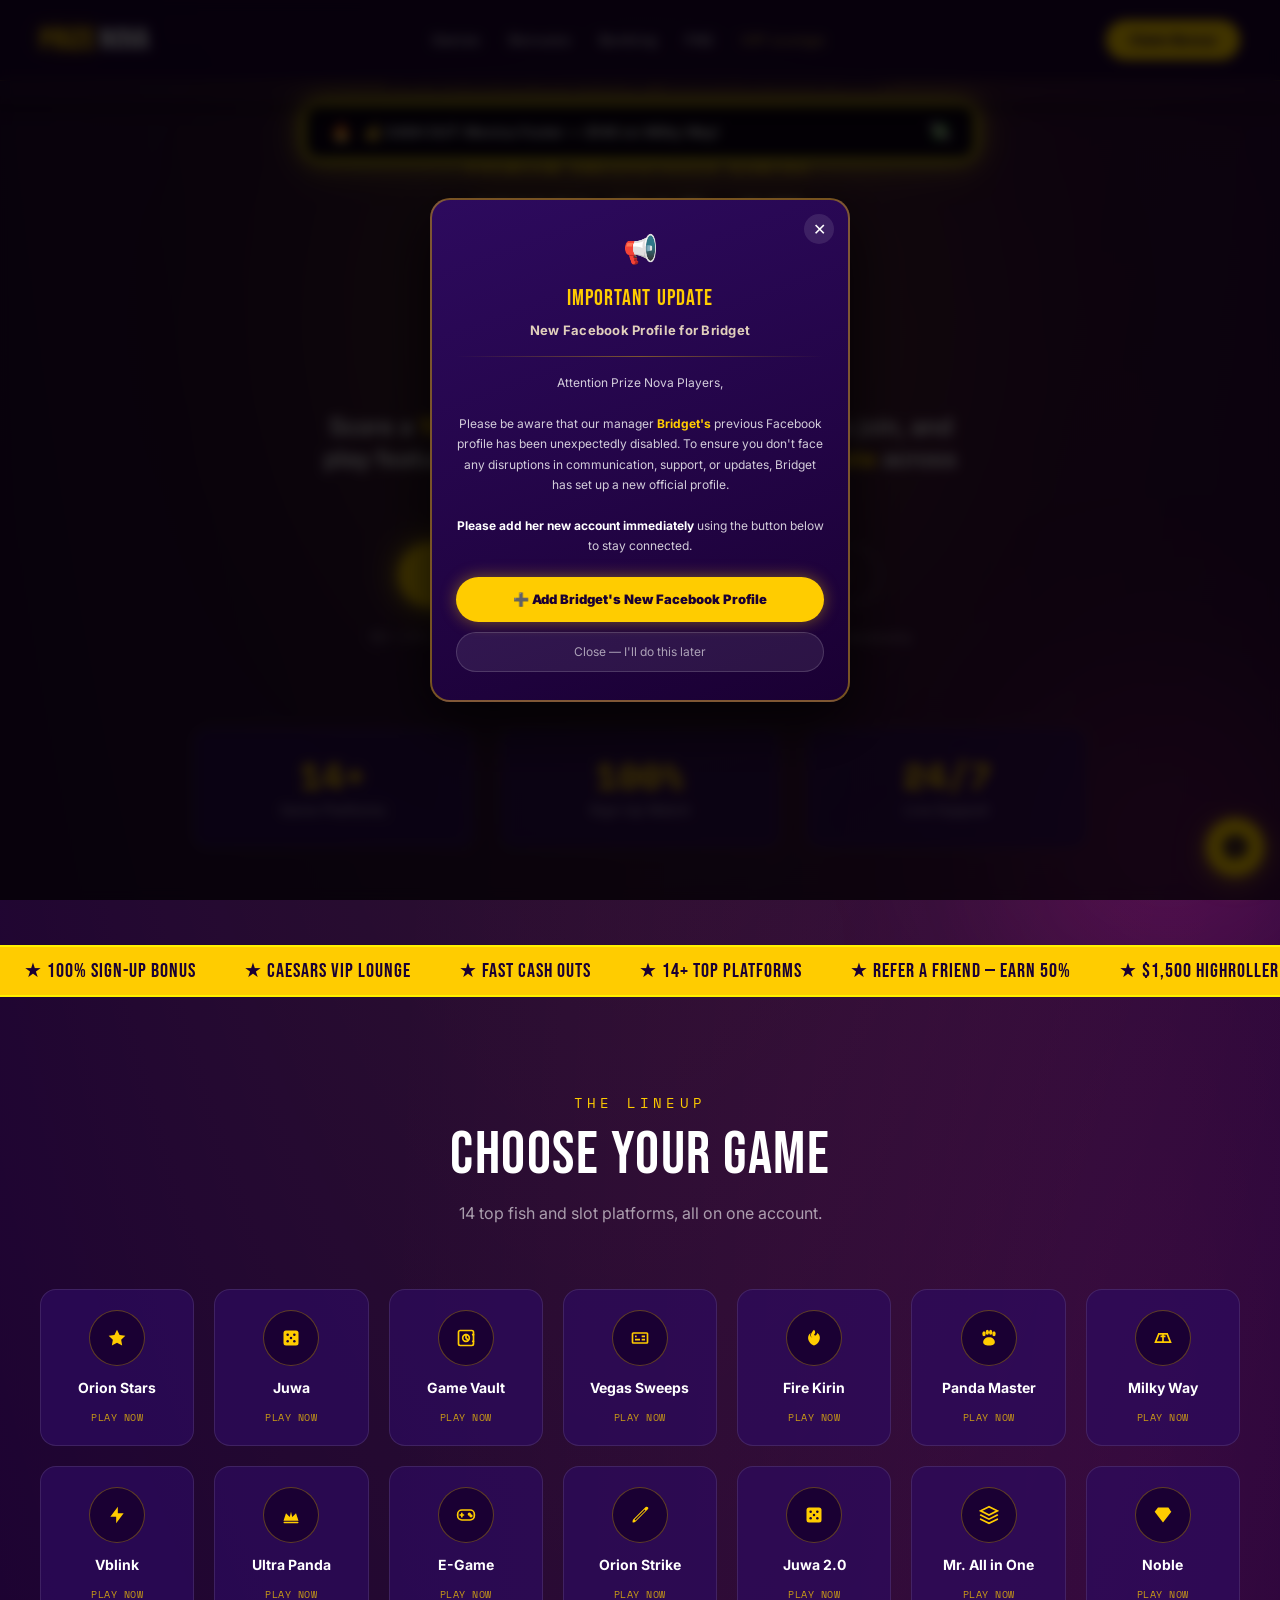
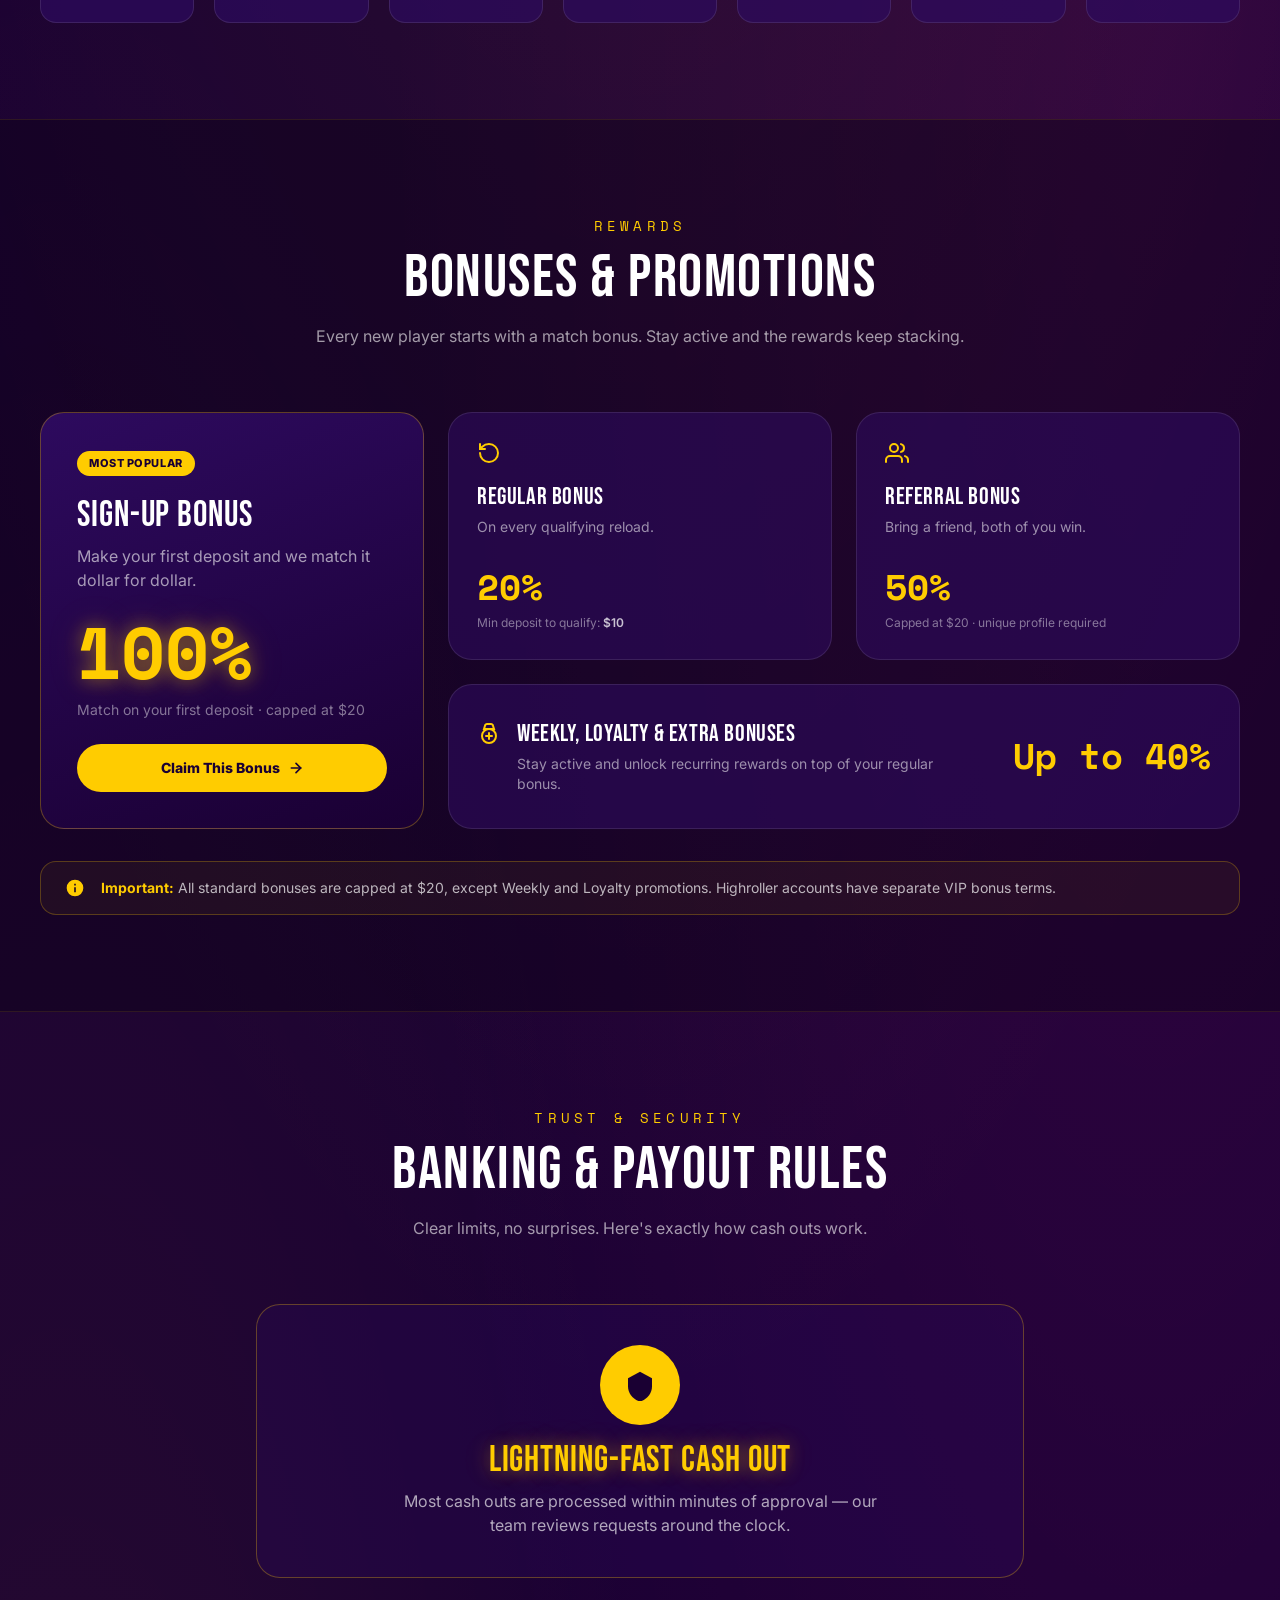
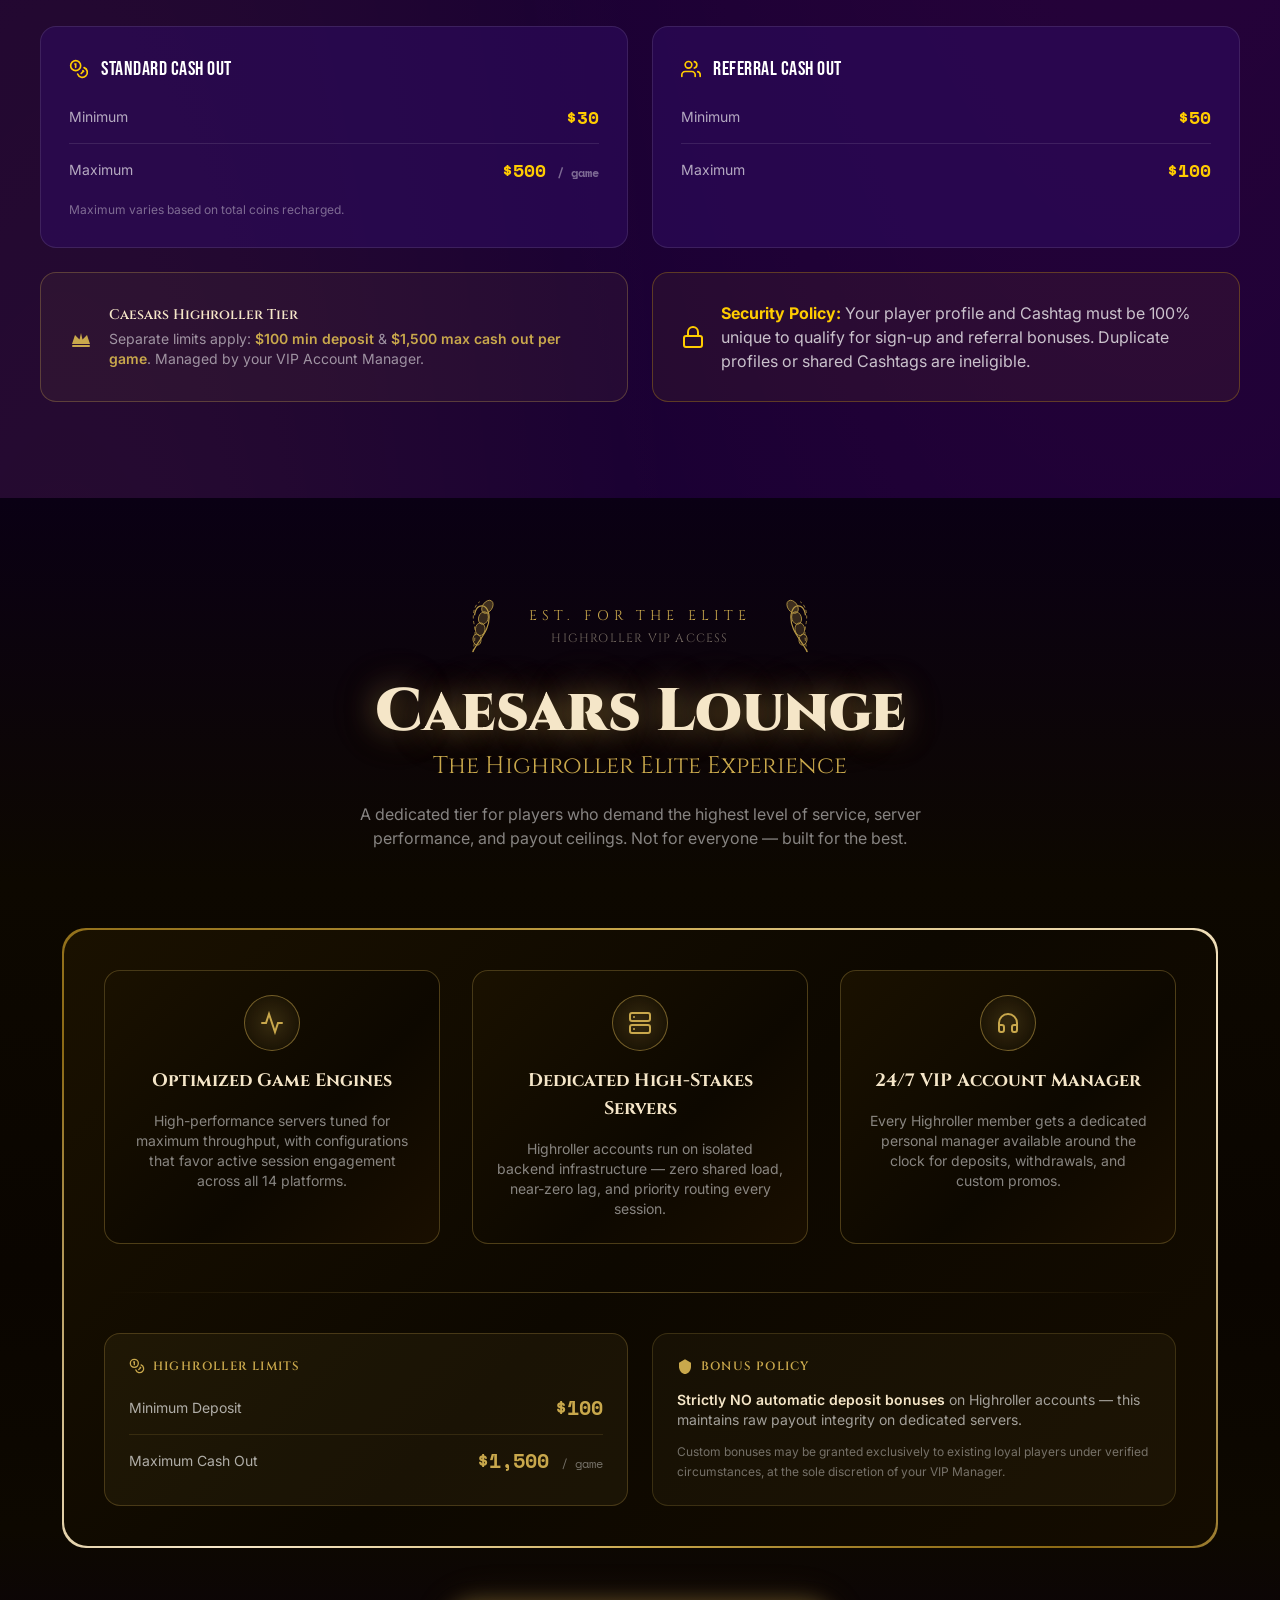
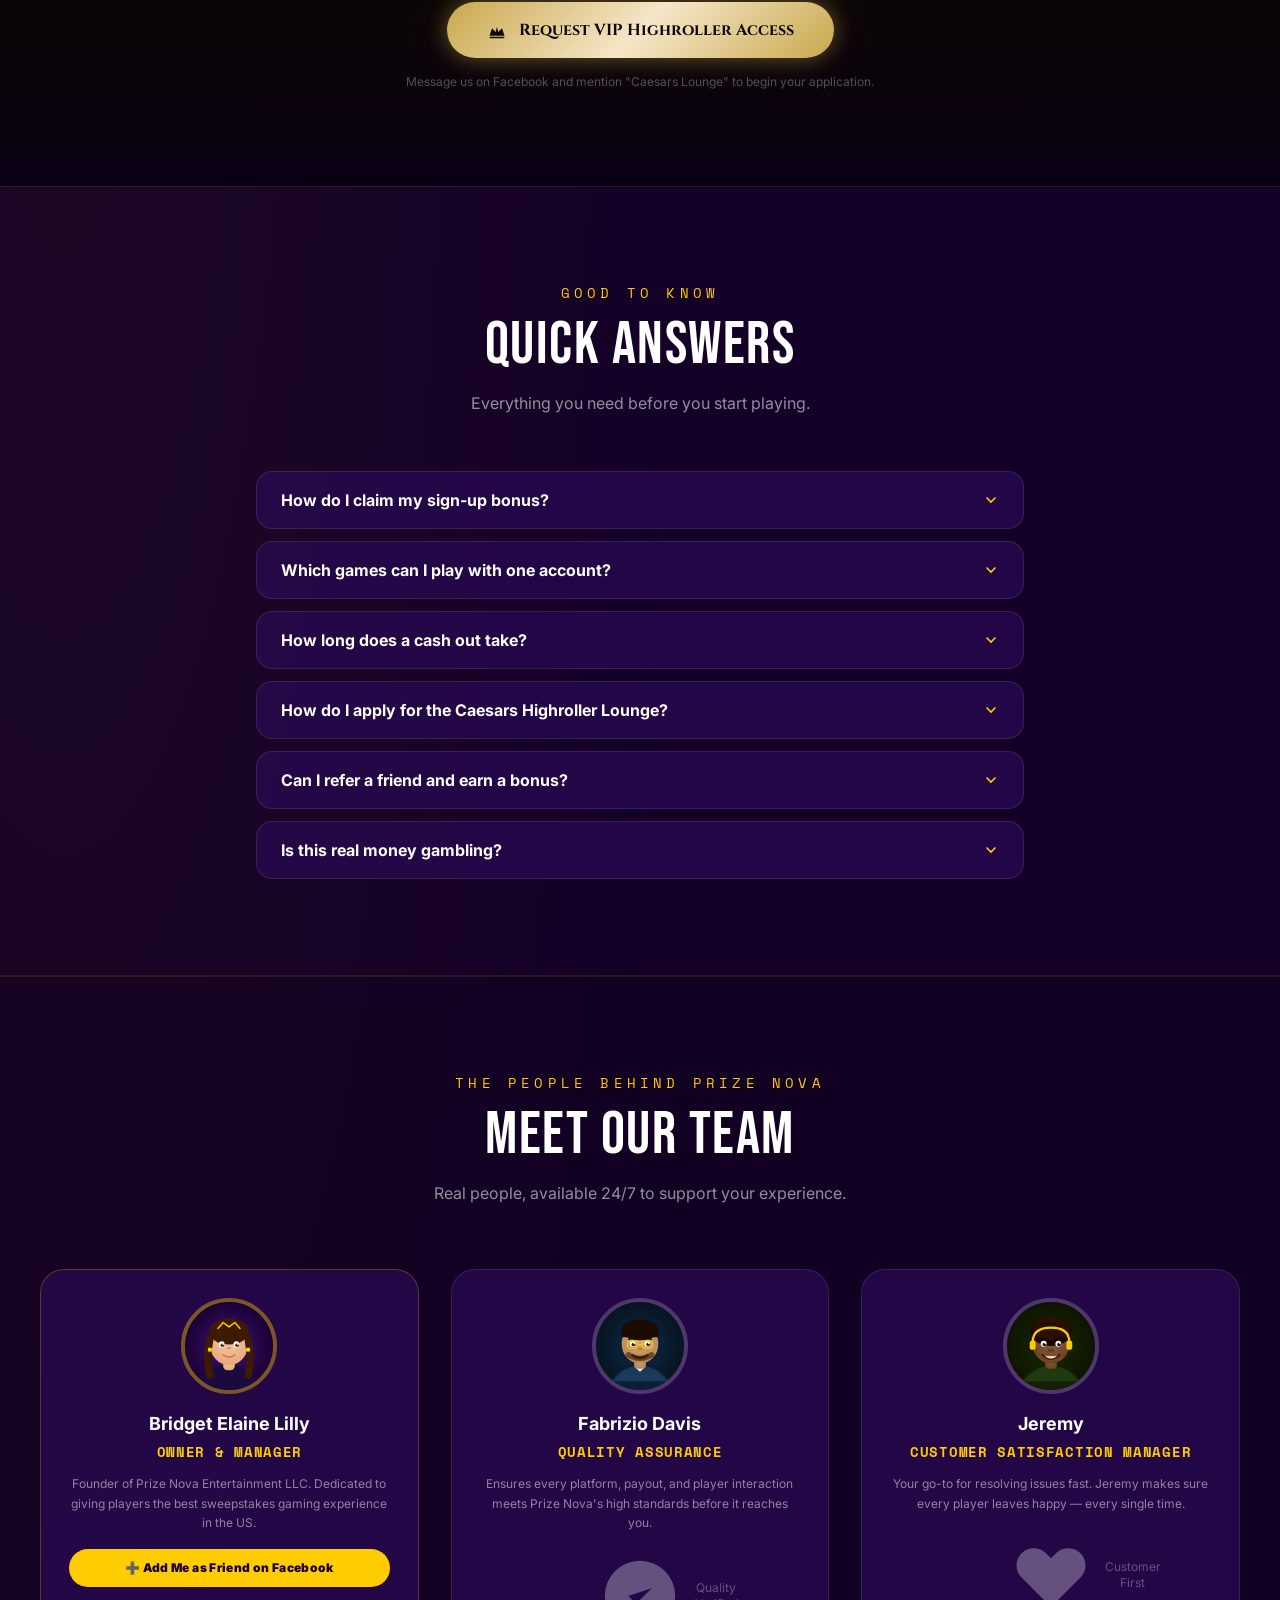
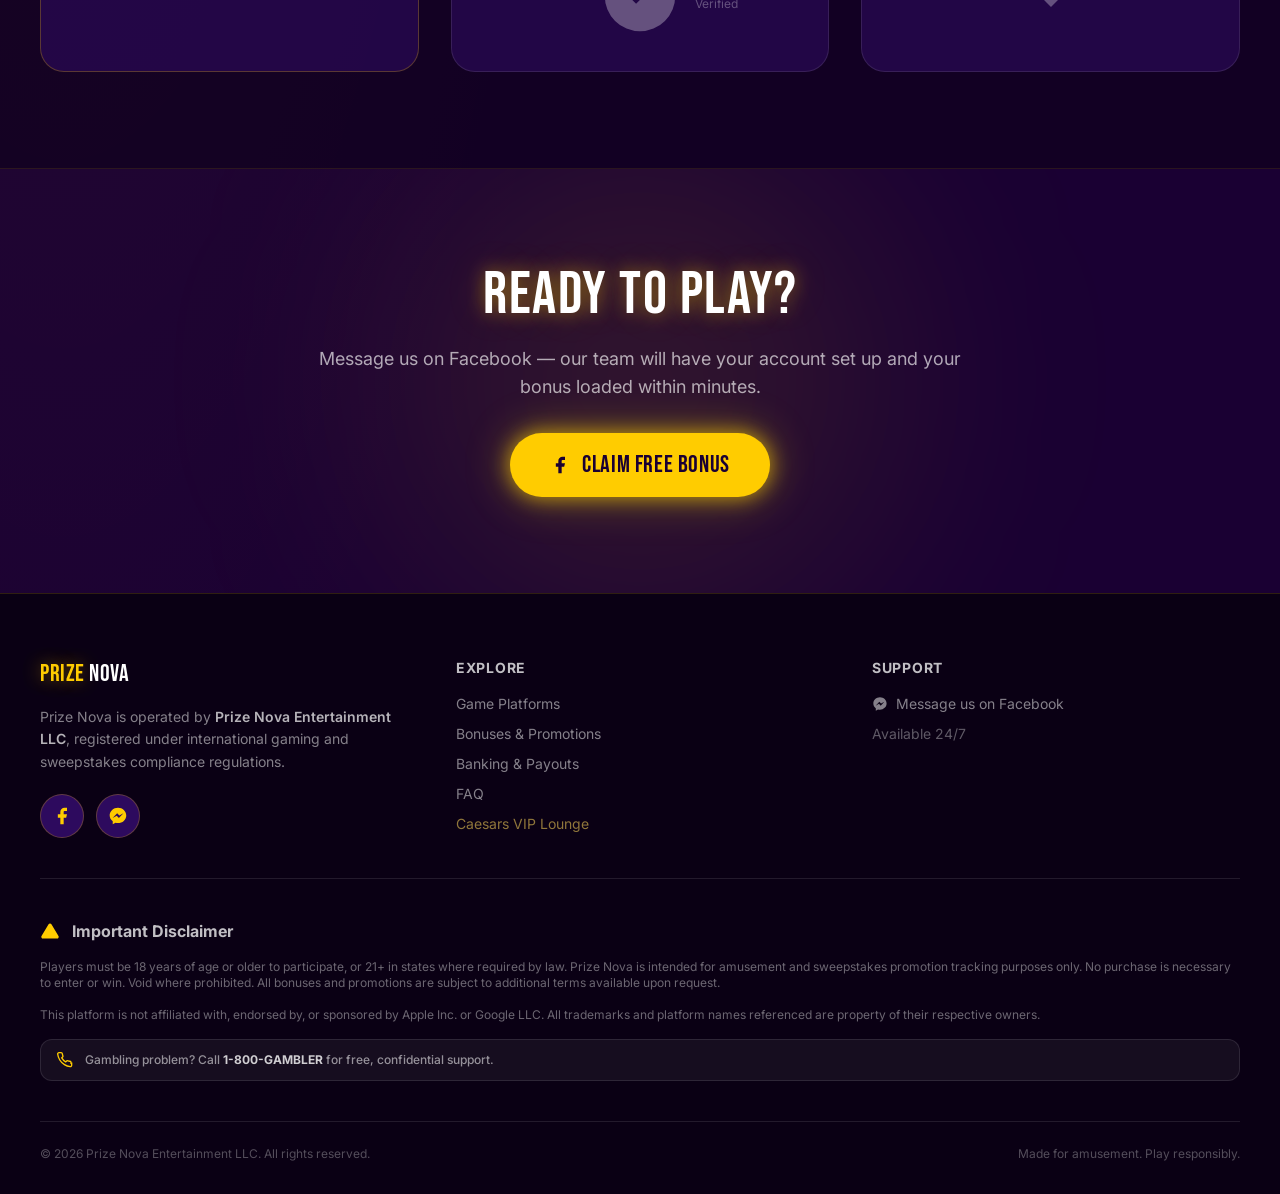
<file: index.html>
<!DOCTYPE html>
<html lang="en">
<head>
<meta charset="UTF-8">
<meta name="viewport" content="width=device-width, initial-scale=1.0, maximum-scale=5.0">
<title>Prize Nova | Premium Sweepstakes Casino — Sign Up & Play Free</title>
<meta name="description" content="Prize Nova — premium sweepstakes gaming. Orion Stars, Juwa, Fire Kirin & more. 100% sign-up bonus, fast cash out, Caesars Highroller Lounge.">
<link rel="preconnect" href="https://fonts.googleapis.com">
<link href="https://fonts.googleapis.com/css2?family=Bebas+Neue&family=Cinzel:wght@400;600;700;900&family=Inter:wght@400;500;600;700;800;900&family=Space+Mono:wght@400;700&display=swap" rel="stylesheet">
<link rel="stylesheet" href="styles.css">

<!-- Inline SVG icon library — zero external dependency -->
<script>
var ICONS = {
  bolt:       '<svg viewBox="0 0 24 24" fill="currentColor"><path d="M13 2L4.09 12.96A1 1 0 0 0 5 14.5h5.5L10 22l9.91-10.96A1 1 0 0 0 19 9.5H13.5L13 2z"/></svg>',
  star:       '<svg viewBox="0 0 24 24" fill="currentColor"><path d="M12 2l3.09 6.26L22 9.27l-5 4.87 1.18 6.88L12 17.77l-6.18 3.25L7 14.14 2 9.27l6.91-1.01L12 2z"/></svg>',
  dice:       '<svg viewBox="0 0 24 24" fill="currentColor"><rect x="3" y="3" width="18" height="18" rx="3"/><circle cx="8" cy="8" r="1.5" fill="#1a0033"/><circle cx="16" cy="8" r="1.5" fill="#1a0033"/><circle cx="12" cy="12" r="1.5" fill="#1a0033"/><circle cx="8" cy="16" r="1.5" fill="#1a0033"/><circle cx="16" cy="16" r="1.5" fill="#1a0033"/></svg>',
  vault:      '<svg viewBox="0 0 24 24" fill="none" stroke="currentColor" stroke-width="2" stroke-linecap="round" stroke-linejoin="round"><rect x="3" y="3" width="18" height="18" rx="2"/><circle cx="12" cy="12" r="4"/><path d="M12 8v4l2 2"/><path d="M20 8h1M20 16h1"/></svg>',
  cards:      '<svg viewBox="0 0 24 24" fill="currentColor"><path d="M20 5H4a2 2 0 0 0-2 2v10a2 2 0 0 0 2 2h16a2 2 0 0 0 2-2V7a2 2 0 0 0-2-2zm0 12H4V7h16v10z"/><path d="M6 9h2v2H6zm0 4h6v2H6zm8 0h4v2h-4zm0-4h4v2h-4z"/></svg>',
  fire:       '<svg viewBox="0 0 24 24" fill="currentColor"><path d="M12 2C8.5 5.5 7 9 10 12c-2.5-1-3-4-2-6C5 8 4 12 6 16c1.5 3 4.5 5 6 5s4.5-2 6-5c2-4 1-8-2-10-1 3-2 4-4 2 2-2 2-4 0-6z"/></svg>',
  paw:        '<svg viewBox="0 0 24 24" fill="currentColor"><ellipse cx="6" cy="7" rx="2" ry="3"/><ellipse cx="18" cy="7" rx="2" ry="3"/><ellipse cx="10" cy="5" rx="2" ry="3"/><ellipse cx="14" cy="5" rx="2" ry="3"/><path d="M12 11c-4 0-7 2.5-7 6 0 2 2 4 7 4s7-2 7-4c0-3.5-3-6-7-6z"/></svg>',
  road:       '<svg viewBox="0 0 24 24" fill="none" stroke="currentColor" stroke-width="2"><path d="M3 17l4-10h10l4 10H3z"/><path d="M12 7v10M9 10h6"/></svg>',
  bolt2:      '<svg viewBox="0 0 24 24" fill="currentColor"><polygon points="13,2 4,14 11,14 11,22 20,10 13,10"/></svg>',
  crown:      '<svg viewBox="0 0 24 24" fill="currentColor"><path d="M3 19h18l-3-9-4.5 4.5L12 8l-1.5 6.5L6 10l-3 9z"/><rect x="3" y="20" width="18" height="2" rx="1"/></svg>',
  gamepad:    '<svg viewBox="0 0 24 24" fill="none" stroke="currentColor" stroke-width="2" stroke-linecap="round"><rect x="2" y="6" width="20" height="12" rx="5"/><path d="M7 10v4M5 12h4"/><circle cx="16" cy="11" r="1" fill="currentColor"/><circle cx="18" cy="13" r="1" fill="currentColor"/></svg>',
  meteor:     '<svg viewBox="0 0 24 24" fill="currentColor"><path d="M20.9 2.5a1.5 1.5 0 0 0-2.1 0L4.1 17.2A5 5 0 0 0 3 20a1 1 0 0 0 1 1 5 5 0 0 0 2.8-1.1L21.4 5.1a1.5 1.5 0 0 0-.5-2.6zM6.5 18.5l-1-1 12-12 1 1-12 12z"/></svg>',
  dice5:      '<svg viewBox="0 0 24 24" fill="currentColor"><rect x="3" y="3" width="18" height="18" rx="3"/><circle cx="8" cy="8" r="1.5" fill="#1a0033"/><circle cx="16" cy="8" r="1.5" fill="#1a0033"/><circle cx="12" cy="12" r="1.5" fill="#1a0033"/><circle cx="8" cy="16" r="1.5" fill="#1a0033"/><circle cx="16" cy="16" r="1.5" fill="#1a0033"/></svg>',
  layers:     '<svg viewBox="0 0 24 24" fill="none" stroke="currentColor" stroke-width="2" stroke-linecap="round"><polygon points="12,2 2,7 12,12 22,7"/><polyline points="2,17 12,22 22,17"/><polyline points="2,12 12,17 22,12"/></svg>',
  gem:        '<svg viewBox="0 0 24 24" fill="currentColor"><path d="M6 3l-4 5 10 13L22 8l-4-5H6zm8.5 0H9.5l-2 3h13l-2-3zM4.5 9l7.5 9.75L19.5 9H4.5z"/></svg>',
  chart:      '<svg viewBox="0 0 24 24" fill="none" stroke="currentColor" stroke-width="2" stroke-linecap="round"><polyline points="22,12 18,12 15,21 9,3 6,12 2,12"/></svg>',
  server:     '<svg viewBox="0 0 24 24" fill="none" stroke="currentColor" stroke-width="2" stroke-linecap="round"><rect x="2" y="2" width="20" height="8" rx="2"/><rect x="2" y="14" width="20" height="8" rx="2"/><line x1="6" y1="6" x2="6.01" y2="6"/><line x1="6" y1="18" x2="6.01" y2="18"/></svg>',
  headset:    '<svg viewBox="0 0 24 24" fill="none" stroke="currentColor" stroke-width="2" stroke-linecap="round"><path d="M3 18v-6a9 9 0 0 1 18 0v6"/><path d="M21 19a2 2 0 0 1-2 2h-1a2 2 0 0 1-2-2v-3a2 2 0 0 1 2-2h3z"/><path d="M3 19a2 2 0 0 0 2 2h1a2 2 0 0 0 2-2v-3a2 2 0 0 0-2-2H3z"/></svg>',
  coins:      '<svg viewBox="0 0 24 24" fill="none" stroke="currentColor" stroke-width="2" stroke-linecap="round"><circle cx="8" cy="8" r="6"/><path d="M18.09 10.37A6 6 0 1 1 10.34 18"/><path d="M7 6h1v4"/><path d="m16.71 13.88.7.71-2.82 2.82"/></svg>',
  users:      '<svg viewBox="0 0 24 24" fill="none" stroke="currentColor" stroke-width="2" stroke-linecap="round"><path d="M17 21v-2a4 4 0 0 0-4-4H5a4 4 0 0 0-4 4v2"/><circle cx="9" cy="7" r="4"/><path d="M23 21v-2a4 4 0 0 0-3-3.87"/><path d="M16 3.13a4 4 0 0 1 0 7.75"/></svg>',
  medal:      '<svg viewBox="0 0 24 24" fill="none" stroke="currentColor" stroke-width="2" stroke-linecap="round"><circle cx="12" cy="14" r="7"/><path d="M8.21 3.06 7 7h10l-1.21-3.94A2 2 0 0 0 13.86 2h-3.72a2 2 0 0 0-1.93 1.06z"/><path d="M12 11v6"/><path d="M9 14h6"/></svg>',
  rotate:     '<svg viewBox="0 0 24 24" fill="none" stroke="currentColor" stroke-width="2" stroke-linecap="round"><path d="M3 12a9 9 0 1 0 9-9 9.75 9.75 0 0 0-6.74 2.74L3 8"/><path d="M3 3v5h5"/></svg>',
  shield:     '<svg viewBox="0 0 24 24" fill="currentColor"><path d="M12 2L3 7v6c0 5.25 3.75 10.15 9 11.35C17.25 23.15 21 18.25 21 13V7L12 2z"/></svg>',
  lock:       '<svg viewBox="0 0 24 24" fill="none" stroke="currentColor" stroke-width="2" stroke-linecap="round"><rect x="3" y="11" width="18" height="11" rx="2"/><path d="M7 11V7a5 5 0 0 1 10 0v4"/></svg>',
  info:       '<svg viewBox="0 0 24 24" fill="currentColor"><path d="M12 2a10 10 0 1 0 0 20A10 10 0 0 0 12 2zm1 15h-2v-6h2v6zm0-8h-2V7h2v2z"/></svg>',
  warn:       '<svg viewBox="0 0 24 24" fill="currentColor"><path d="M10.29 3.86 1.82 18a2 2 0 0 0 1.71 3h16.94a2 2 0 0 0 1.71-3L13.71 3.86a2 2 0 0 0-3.42 0zM12 9v4m0 4h.01"/></svg>',
  phone:      '<svg viewBox="0 0 24 24" fill="none" stroke="currentColor" stroke-width="2" stroke-linecap="round"><path d="M22 16.92v3a2 2 0 0 1-2.18 2 19.79 19.79 0 0 1-8.63-3.07A19.5 19.5 0 0 1 4.15 12 19.79 19.79 0 0 1 1.08 3.4 2 2 0 0 1 3.07 1h3a2 2 0 0 1 2 1.72c.127.96.361 1.903.7 2.81a2 2 0 0 1-.45 2.11L7.09 8.91a16 16 0 0 0 6 6l1.27-1.27a2 2 0 0 1 2.11-.45c.907.339 1.85.573 2.81.7A2 2 0 0 1 21 16v.92z"/></svg>',
  arrow:      '<svg viewBox="0 0 24 24" fill="none" stroke="currentColor" stroke-width="2.5" stroke-linecap="round"><line x1="5" y1="12" x2="19" y2="12"/><polyline points="12,5 19,12 12,19"/></svg>',
  arrowDown:  '<svg viewBox="0 0 24 24" fill="none" stroke="currentColor" stroke-width="2.5" stroke-linecap="round"><line x1="12" y1="5" x2="12" y2="19"/><polyline points="19,12 12,19 5,12"/></svg>',
  chevDown:   '<svg viewBox="0 0 24 24" fill="none" stroke="currentColor" stroke-width="2.5" stroke-linecap="round"><polyline points="6,9 12,15 18,9"/></svg>',
  facebook:   '<svg viewBox="0 0 24 24" fill="currentColor"><path d="M18 2h-3a5 5 0 0 0-5 5v3H7v4h3v8h4v-8h3l1-4h-4V7a1 1 0 0 1 1-1h3z"/></svg>',
  messenger:  '<svg viewBox="0 0 24 24" fill="currentColor"><path d="M12 2C6.477 2 2 6.145 2 11.243c0 2.908 1.438 5.504 3.686 7.2V22l3.37-1.85c.9.25 1.854.384 2.844.384 5.523 0 10-4.145 10-9.243S17.523 2 12 2zm1.043 12.448l-2.55-2.72-4.976 2.72 5.474-5.808 2.613 2.72 4.913-2.72-5.474 5.808z"/></svg>',
  userGroup:  '<svg viewBox="0 0 24 24" fill="none" stroke="currentColor" stroke-width="2" stroke-linecap="round"><path d="M17 21v-2a4 4 0 0 0-4-4H5a4 4 0 0 0-4 4v2"/><circle cx="9" cy="7" r="4"/><path d="M23 21v-2a4 4 0 0 0-3-3.87M16 3.13a4 4 0 0 1 0 7.75"/></svg>',
};

function icon(name, extraClass) {
  var el = document.createElement('span');
  el.className = 'icon-wrap' + (extraClass ? ' ' + extraClass : '');
  el.innerHTML = ICONS[name] || '';
  return el;
}

// Inject all icons after DOM ready
document.addEventListener('DOMContentLoaded', function () {
  document.querySelectorAll('[data-icon]').forEach(function (el) {
    var name = el.getAttribute('data-icon');
    var size = el.getAttribute('data-size') || 'md';
    el.className = (el.className || '') + ' icon-wrap icon-' + size;
    el.innerHTML = ICONS[name] || '';
  });
});
</script>
</head>

<body class="font-body text-white antialiased">

<!-- ══════════════════════════════════════════
     CASH OUT ALERT BAR
══════════════════════════════════════════ -->
<div id="alertBar" class="fixed inset-x-0 flex justify-center px-3 pt-1 pointer-events-none" style="z-index:70; top:104px;">
  <style>@media(min-width:640px){#alertBar{top:124px;}}</style>
  <div id="alertPill"
       class="alert-pill pointer-events-auto flex items-center gap-2 sm:gap-3 w-full max-w-[92vw] sm:max-w-2xl bg-voidDeep/95 border-2 border-hotgold rounded-2xl px-4 sm:px-6 py-2.5 sm:py-3">
    <span id="alertEmoji" class="text-base sm:text-lg shrink-0" aria-hidden="true">🔥</span>
    <p id="alertText" class="text-xs sm:text-sm font-semibold text-white leading-snug flex-1">Cash Out Alert Loading…</p>
    <span class="text-base sm:text-lg shrink-0" aria-hidden="true">💸</span>
  </div>
</div>

<!-- ══════════════════════════════════════════
     NAV
══════════════════════════════════════════ -->
<header class="fixed top-0 inset-x-0 backdrop-blur-md bg-void/85 border-b border-gold/20" style="z-index:80;">
  <div class="max-w-7xl mx-auto px-5 sm:px-8 lg:px-10 h-16 sm:h-20 flex items-center justify-between">
    <a href="#top" class="flex items-center gap-1">
      <span class="text-2xl sm:text-3xl font-display tracking-wide text-gold text-glow">PRIZE</span>
      <span class="text-2xl sm:text-3xl font-display tracking-wide text-white">NOVA</span>
    </a>
    <nav class="hidden md:flex items-center gap-7 font-semibold text-sm tracking-wide text-white/75">
      <a href="#games"   class="hover:text-gold   transition-colors">Games</a>
      <a href="#bonuses" class="hover:text-gold   transition-colors">Bonuses</a>
      <a href="#banking" class="hover:text-gold   transition-colors">Banking</a>
      <a href="#faq"     class="hover:text-gold   transition-colors">FAQ</a>
      <a href="#caesars" class="transition-colors" style="color:rgba(201,168,76,.85)">VIP Lounge</a>
    </nav>
    <a href="https://www.facebook.com/PrizeNova" target="_blank" rel="noopener noreferrer"
       class="bg-gold hover:bg-hotgold text-void font-extrabold text-xs sm:text-sm px-4 sm:px-6 py-2.5 rounded-full transition-all hover:scale-105 active:scale-95">
      Claim Bonus
    </a>
  </div>
</header>

<main id="top" class="pt-36 sm:pt-40">

<!-- ══════════════════════════════════════════
     HERO
══════════════════════════════════════════ -->
<section class="relative px-5 sm:px-8 lg:px-10 pt-14 sm:pt-24 lg:pt-32 pb-16 sm:pb-24 text-center overflow-hidden">
  <div class="pointer-events-none absolute top-10 left-1/2 -translate-x-1/2 w-[600px] h-[600px] bg-gold/10 rounded-full blur-[120px]"></div>
  <div class="pointer-events-none absolute -bottom-10 -right-10 w-[300px] h-[300px] bg-magenta/20 rounded-full blur-[100px]"></div>

  <div class="relative max-w-4xl mx-auto">
    <div class="bulb-row mb-6">
      <span class="bulb"></span><span class="bulb"></span><span class="bulb"></span>
      <span class="bulb"></span><span class="bulb"></span><span class="bulb"></span>
      <span class="bulb"></span>
    </div>

    <p class="font-mono uppercase tracking-[.3em] text-gold text-xs sm:text-sm mb-4">Premium Sweepstakes Gaming</p>

    <h1 class="font-display text-5xl sm:text-7xl lg:text-[6rem] leading-[.92] tracking-wide text-glow">
      WIN BIG AT<br><span class="text-gold">PRIZE NOVA</span>
    </h1>

    <p class="mt-6 text-lg sm:text-xl lg:text-2xl font-semibold text-white/90 max-w-2xl mx-auto leading-snug">
      Score a <span class="text-gold font-extrabold">100% Sign-Up Bonus</span> the moment you join,
      and play featured games with an
      <span class="text-gold font-extrabold">up-to-80% win rate</span> across our top titles.
    </p>

    <div class="mt-9 flex flex-col sm:flex-row items-center justify-center gap-4">
      <a href="https://www.facebook.com/PrizeNova" target="_blank" rel="noopener noreferrer"
         class="glow-cta w-full sm:w-auto inline-flex items-center justify-center gap-3 bg-gold hover:bg-hotgold text-void font-display text-2xl tracking-wide px-10 py-4 rounded-full transition-all hover:scale-105 active:scale-95">
        <span data-icon="bolt" data-size="md" class="text-void"></span> CLAIM FREE BONUS
      </a>
      <a href="#games"
         class="w-full sm:w-auto inline-flex items-center justify-center gap-2 border-2 border-white/25 hover:border-gold text-white hover:text-gold font-semibold text-base px-8 py-4 rounded-full transition-all">
        Browse Games <span data-icon="arrowDown" data-size="sm"></span>
      </a>
    </div>

    <p class="mt-5 text-xs sm:text-sm text-white/45 font-medium">
      18+ / 21+ where required &middot; Sweepstakes promotion play &middot; No purchase necessary
    </p>
  </div>

  <!-- stat strip -->
  <div class="relative max-w-4xl mx-auto mt-14 sm:mt-20 grid grid-cols-3 gap-3 sm:gap-6">
    <div class="rounded-2xl bg-panel/60 border border-gold/20 px-3 sm:px-6 py-5 sm:py-7">
      <p class="font-mono text-2xl sm:text-4xl font-bold text-gold">14+</p>
      <p class="text-[11px] sm:text-sm text-white/60 mt-1 font-medium">Game Platforms</p>
    </div>
    <div class="rounded-2xl bg-panel/60 border border-gold/20 px-3 sm:px-6 py-5 sm:py-7">
      <p class="font-mono text-2xl sm:text-4xl font-bold text-gold">100%</p>
      <p class="text-[11px] sm:text-sm text-white/60 mt-1 font-medium">Sign-Up Match</p>
    </div>
    <div class="rounded-2xl bg-panel/60 border border-gold/20 px-3 sm:px-6 py-5 sm:py-7">
      <p class="font-mono text-2xl sm:text-4xl font-bold text-gold">24/7</p>
      <p class="text-[11px] sm:text-sm text-white/60 mt-1 font-medium">Live Support</p>
    </div>
  </div>
</section>

<!-- Ticker -->
<div class="bg-gold text-void py-2.5 overflow-hidden border-y-2 border-hotgold" aria-hidden="true">
  <div class="flex whitespace-nowrap ticker-track font-display text-lg sm:text-xl tracking-wider select-none">
    <div class="flex shrink-0">
      <span class="px-6">★ 100% SIGN-UP BONUS</span><span class="px-6">★ CAESARS VIP LOUNGE</span>
      <span class="px-6">★ FAST CASH OUTS</span><span class="px-6">★ 14+ TOP PLATFORMS</span>
      <span class="px-6">★ REFER A FRIEND — EARN 50%</span><span class="px-6">★ $1,500 HIGHROLLER PAYOUTS</span>
    </div>
    <div class="flex shrink-0" aria-hidden="true">
      <span class="px-6">★ 100% SIGN-UP BONUS</span><span class="px-6">★ CAESARS VIP LOUNGE</span>
      <span class="px-6">★ FAST CASH OUTS</span><span class="px-6">★ 14+ TOP PLATFORMS</span>
      <span class="px-6">★ REFER A FRIEND — EARN 50%</span><span class="px-6">★ $1,500 HIGHROLLER PAYOUTS</span>
    </div>
  </div>
</div>

<!-- ══════════════════════════════════════════
     GAMES GRID
══════════════════════════════════════════ -->
<section id="games" class="section-pad px-5 sm:px-8 lg:px-10 max-w-7xl mx-auto">
  <div class="text-center max-w-2xl mx-auto mb-12 sm:mb-16">
    <p class="font-mono uppercase tracking-[.3em] text-gold text-xs sm:text-sm mb-3">The Lineup</p>
    <h2 class="font-display text-4xl sm:text-6xl tracking-wide">CHOOSE YOUR GAME</h2>
    <p class="mt-4 text-white/60 text-sm sm:text-base">14 top fish and slot platforms, all on one account.</p>
  </div>

  <div class="grid grid-cols-2 sm:grid-cols-3 lg:grid-cols-4 xl:grid-cols-7 gap-4 sm:gap-5">

    <a href="https://www.facebook.com/PrizeNova" target="_blank" rel="noopener noreferrer" class="game-card group rounded-2xl bg-panel/70 border border-white/10 p-4 sm:p-5 flex flex-col items-center text-center gap-3">
      <div class="w-12 h-12 sm:w-14 sm:h-14 rounded-full bg-void flex items-center justify-center border border-gold/30 group-hover:border-gold transition-colors text-gold">
        <span data-icon="star" data-size="md"></span>
      </div>
      <span class="font-bold text-xs sm:text-sm leading-tight">Orion Stars</span>
      <span class="text-[10px] font-mono text-gold/75 uppercase tracking-wider">Play Now</span>
    </a>

    <a href="https://www.facebook.com/PrizeNova" target="_blank" rel="noopener noreferrer" class="game-card group rounded-2xl bg-panel/70 border border-white/10 p-4 sm:p-5 flex flex-col items-center text-center gap-3">
      <div class="w-12 h-12 sm:w-14 sm:h-14 rounded-full bg-void flex items-center justify-center border border-gold/30 group-hover:border-gold transition-colors text-gold">
        <span data-icon="dice" data-size="md"></span>
      </div>
      <span class="font-bold text-xs sm:text-sm leading-tight">Juwa</span>
      <span class="text-[10px] font-mono text-gold/75 uppercase tracking-wider">Play Now</span>
    </a>

    <a href="https://www.facebook.com/PrizeNova" target="_blank" rel="noopener noreferrer" class="game-card group rounded-2xl bg-panel/70 border border-white/10 p-4 sm:p-5 flex flex-col items-center text-center gap-3">
      <div class="w-12 h-12 sm:w-14 sm:h-14 rounded-full bg-void flex items-center justify-center border border-gold/30 group-hover:border-gold transition-colors text-gold">
        <span data-icon="vault" data-size="md"></span>
      </div>
      <span class="font-bold text-xs sm:text-sm leading-tight">Game Vault</span>
      <span class="text-[10px] font-mono text-gold/75 uppercase tracking-wider">Play Now</span>
    </a>

    <a href="https://www.facebook.com/PrizeNova" target="_blank" rel="noopener noreferrer" class="game-card group rounded-2xl bg-panel/70 border border-white/10 p-4 sm:p-5 flex flex-col items-center text-center gap-3">
      <div class="w-12 h-12 sm:w-14 sm:h-14 rounded-full bg-void flex items-center justify-center border border-gold/30 group-hover:border-gold transition-colors text-gold">
        <span data-icon="cards" data-size="md"></span>
      </div>
      <span class="font-bold text-xs sm:text-sm leading-tight">Vegas Sweeps</span>
      <span class="text-[10px] font-mono text-gold/75 uppercase tracking-wider">Play Now</span>
    </a>

    <a href="https://www.facebook.com/PrizeNova" target="_blank" rel="noopener noreferrer" class="game-card group rounded-2xl bg-panel/70 border border-white/10 p-4 sm:p-5 flex flex-col items-center text-center gap-3">
      <div class="w-12 h-12 sm:w-14 sm:h-14 rounded-full bg-void flex items-center justify-center border border-gold/30 group-hover:border-gold transition-colors text-gold">
        <span data-icon="fire" data-size="md"></span>
      </div>
      <span class="font-bold text-xs sm:text-sm leading-tight">Fire Kirin</span>
      <span class="text-[10px] font-mono text-gold/75 uppercase tracking-wider">Play Now</span>
    </a>

    <a href="https://www.facebook.com/PrizeNova" target="_blank" rel="noopener noreferrer" class="game-card group rounded-2xl bg-panel/70 border border-white/10 p-4 sm:p-5 flex flex-col items-center text-center gap-3">
      <div class="w-12 h-12 sm:w-14 sm:h-14 rounded-full bg-void flex items-center justify-center border border-gold/30 group-hover:border-gold transition-colors text-gold">
        <span data-icon="paw" data-size="md"></span>
      </div>
      <span class="font-bold text-xs sm:text-sm leading-tight">Panda Master</span>
      <span class="text-[10px] font-mono text-gold/75 uppercase tracking-wider">Play Now</span>
    </a>

    <a href="https://www.facebook.com/PrizeNova" target="_blank" rel="noopener noreferrer" class="game-card group rounded-2xl bg-panel/70 border border-white/10 p-4 sm:p-5 flex flex-col items-center text-center gap-3">
      <div class="w-12 h-12 sm:w-14 sm:h-14 rounded-full bg-void flex items-center justify-center border border-gold/30 group-hover:border-gold transition-colors text-gold">
        <span data-icon="road" data-size="md"></span>
      </div>
      <span class="font-bold text-xs sm:text-sm leading-tight">Milky Way</span>
      <span class="text-[10px] font-mono text-gold/75 uppercase tracking-wider">Play Now</span>
    </a>

    <a href="https://www.facebook.com/PrizeNova" target="_blank" rel="noopener noreferrer" class="game-card group rounded-2xl bg-panel/70 border border-white/10 p-4 sm:p-5 flex flex-col items-center text-center gap-3">
      <div class="w-12 h-12 sm:w-14 sm:h-14 rounded-full bg-void flex items-center justify-center border border-gold/30 group-hover:border-gold transition-colors text-gold">
        <span data-icon="bolt2" data-size="md"></span>
      </div>
      <span class="font-bold text-xs sm:text-sm leading-tight">Vblink</span>
      <span class="text-[10px] font-mono text-gold/75 uppercase tracking-wider">Play Now</span>
    </a>

    <a href="https://www.facebook.com/PrizeNova" target="_blank" rel="noopener noreferrer" class="game-card group rounded-2xl bg-panel/70 border border-white/10 p-4 sm:p-5 flex flex-col items-center text-center gap-3">
      <div class="w-12 h-12 sm:w-14 sm:h-14 rounded-full bg-void flex items-center justify-center border border-gold/30 group-hover:border-gold transition-colors text-gold">
        <span data-icon="crown" data-size="md"></span>
      </div>
      <span class="font-bold text-xs sm:text-sm leading-tight">Ultra Panda</span>
      <span class="text-[10px] font-mono text-gold/75 uppercase tracking-wider">Play Now</span>
    </a>

    <a href="https://www.facebook.com/PrizeNova" target="_blank" rel="noopener noreferrer" class="game-card group rounded-2xl bg-panel/70 border border-white/10 p-4 sm:p-5 flex flex-col items-center text-center gap-3">
      <div class="w-12 h-12 sm:w-14 sm:h-14 rounded-full bg-void flex items-center justify-center border border-gold/30 group-hover:border-gold transition-colors text-gold">
        <span data-icon="gamepad" data-size="md"></span>
      </div>
      <span class="font-bold text-xs sm:text-sm leading-tight">E-Game</span>
      <span class="text-[10px] font-mono text-gold/75 uppercase tracking-wider">Play Now</span>
    </a>

    <a href="https://www.facebook.com/PrizeNova" target="_blank" rel="noopener noreferrer" class="game-card group rounded-2xl bg-panel/70 border border-white/10 p-4 sm:p-5 flex flex-col items-center text-center gap-3">
      <div class="w-12 h-12 sm:w-14 sm:h-14 rounded-full bg-void flex items-center justify-center border border-gold/30 group-hover:border-gold transition-colors text-gold">
        <span data-icon="meteor" data-size="md"></span>
      </div>
      <span class="font-bold text-xs sm:text-sm leading-tight">Orion Strike</span>
      <span class="text-[10px] font-mono text-gold/75 uppercase tracking-wider">Play Now</span>
    </a>

    <a href="https://www.facebook.com/PrizeNova" target="_blank" rel="noopener noreferrer" class="game-card group rounded-2xl bg-panel/70 border border-white/10 p-4 sm:p-5 flex flex-col items-center text-center gap-3">
      <div class="w-12 h-12 sm:w-14 sm:h-14 rounded-full bg-void flex items-center justify-center border border-gold/30 group-hover:border-gold transition-colors text-gold">
        <span data-icon="dice5" data-size="md"></span>
      </div>
      <span class="font-bold text-xs sm:text-sm leading-tight">Juwa 2.0</span>
      <span class="text-[10px] font-mono text-gold/75 uppercase tracking-wider">Play Now</span>
    </a>

    <a href="https://www.facebook.com/PrizeNova" target="_blank" rel="noopener noreferrer" class="game-card group rounded-2xl bg-panel/70 border border-white/10 p-4 sm:p-5 flex flex-col items-center text-center gap-3">
      <div class="w-12 h-12 sm:w-14 sm:h-14 rounded-full bg-void flex items-center justify-center border border-gold/30 group-hover:border-gold transition-colors text-gold">
        <span data-icon="layers" data-size="md"></span>
      </div>
      <span class="font-bold text-xs sm:text-sm leading-tight">Mr. All in One</span>
      <span class="text-[10px] font-mono text-gold/75 uppercase tracking-wider">Play Now</span>
    </a>

    <a href="https://www.facebook.com/PrizeNova" target="_blank" rel="noopener noreferrer" class="game-card group rounded-2xl bg-panel/70 border border-white/10 p-4 sm:p-5 flex flex-col items-center text-center gap-3">
      <div class="w-12 h-12 sm:w-14 sm:h-14 rounded-full bg-void flex items-center justify-center border border-gold/30 group-hover:border-gold transition-colors text-gold">
        <span data-icon="gem" data-size="md"></span>
      </div>
      <span class="font-bold text-xs sm:text-sm leading-tight">Noble</span>
      <span class="text-[10px] font-mono text-gold/75 uppercase tracking-wider">Play Now</span>
    </a>

  </div>
</section>

<!-- ══════════════════════════════════════════
     BONUSES  (comes BEFORE banking & VIP per request)
══════════════════════════════════════════ -->
<section id="bonuses" class="section-pad px-5 sm:px-8 lg:px-10 border-y border-gold/10" style="background:rgba(10,0,20,.4);">
  <div class="max-w-7xl mx-auto">
    <div class="text-center max-w-2xl mx-auto mb-12 sm:mb-16">
      <p class="font-mono uppercase tracking-[.3em] text-gold text-xs sm:text-sm mb-3">Rewards</p>
      <h2 class="font-display text-4xl sm:text-6xl tracking-wide">BONUSES & PROMOTIONS</h2>
      <p class="mt-4 text-white/60 text-sm sm:text-base">Every new player starts with a match bonus. Stay active and the rewards keep stacking.</p>
    </div>

    <div class="grid grid-cols-1 lg:grid-cols-3 gap-5 sm:gap-6">
      <!-- Tall sign-up -->
      <div class="bonus-tall lg:row-span-2 rounded-3xl border border-gold/30 p-7 sm:p-9 flex flex-col justify-between">
        <div>
          <span class="inline-block bg-gold text-void text-[11px] font-extrabold uppercase tracking-wider px-3 py-1 rounded-full mb-5">Most Popular</span>
          <h3 class="font-display text-3xl sm:text-4xl tracking-wide mb-2">Sign-Up Bonus</h3>
          <p class="text-white/60 text-sm sm:text-base mb-6">Make your first deposit and we match it dollar for dollar.</p>
        </div>
        <div>
          <p class="font-mono text-6xl sm:text-7xl font-bold text-gold text-glow leading-none">100%</p>
          <p class="text-white/45 text-xs sm:text-sm mt-3">Match on your first deposit &middot; capped at $20</p>
          <a href="https://www.facebook.com/PrizeNova" target="_blank" rel="noopener noreferrer"
             class="mt-6 inline-flex items-center justify-center gap-2 w-full bg-gold hover:bg-hotgold text-void font-extrabold text-sm px-6 py-3.5 rounded-full transition-all hover:scale-[1.02] active:scale-95">
            Claim This Bonus <span data-icon="arrow" data-size="sm" class="text-void"></span>
          </a>
        </div>
      </div>

      <div class="rounded-3xl bg-panel/60 border border-white/10 p-6 sm:p-7 flex flex-col justify-between hover:border-gold/40 transition-colors">
        <div>
          <span data-icon="rotate" data-size="lg" class="text-gold mb-4 block"></span>
          <h3 class="font-display text-2xl tracking-wide mb-1">Regular Bonus</h3>
          <p class="text-white/55 text-sm">On every qualifying reload.</p>
        </div>
        <div class="mt-5">
          <p class="font-mono text-4xl font-bold text-gold">20%</p>
          <p class="text-white/45 text-xs mt-2">Min deposit to qualify: <span class="text-white/75 font-semibold">$10</span></p>
        </div>
      </div>

      <div class="rounded-3xl bg-panel/60 border border-white/10 p-6 sm:p-7 flex flex-col justify-between hover:border-gold/40 transition-colors">
        <div>
          <span data-icon="users" data-size="lg" class="text-gold mb-4 block"></span>
          <h3 class="font-display text-2xl tracking-wide mb-1">Referral Bonus</h3>
          <p class="text-white/55 text-sm">Bring a friend, both of you win.</p>
        </div>
        <div class="mt-5">
          <p class="font-mono text-4xl font-bold text-gold">50%</p>
          <p class="text-white/45 text-xs mt-2">Capped at $20 &middot; unique profile required</p>
        </div>
      </div>

      <div class="lg:col-span-2 rounded-3xl bg-panel/60 border border-white/10 p-6 sm:p-7 flex flex-col sm:flex-row items-start sm:items-center justify-between gap-5 hover:border-gold/40 transition-colors">
        <div class="flex items-start gap-4">
          <span data-icon="medal" data-size="lg" class="text-gold mt-1 shrink-0"></span>
          <div>
            <h3 class="font-display text-2xl tracking-wide mb-1">Weekly, Loyalty & Extra Bonuses</h3>
            <p class="text-white/55 text-sm max-w-md">Stay active and unlock recurring rewards on top of your regular bonus.</p>
          </div>
        </div>
        <p class="font-mono text-4xl font-bold text-gold whitespace-nowrap">Up to 40%</p>
      </div>
    </div>

    <div class="mt-8 flex flex-col sm:flex-row items-start sm:items-center gap-3 sm:gap-4 rounded-2xl border border-gold/25 bg-gold/5 px-5 sm:px-6 py-4">
      <span data-icon="info" data-size="md" class="text-gold shrink-0"></span>
      <p class="text-xs sm:text-sm text-white/70 leading-relaxed">
        <span class="font-bold text-gold">Important:</span> All standard bonuses are capped at $20, except Weekly and Loyalty promotions. Highroller accounts have separate VIP bonus terms.
      </p>
    </div>
  </div>
</section>

<!-- ══════════════════════════════════════════
     BANKING & PAYOUT  (after bonuses, before VIP)
══════════════════════════════════════════ -->
<section id="banking" class="section-pad px-5 sm:px-8 lg:px-10 max-w-7xl mx-auto">
  <div class="text-center max-w-2xl mx-auto mb-12 sm:mb-16">
    <p class="font-mono uppercase tracking-[.3em] text-gold text-xs sm:text-sm mb-3">Trust & Security</p>
    <h2 class="font-display text-4xl sm:text-6xl tracking-wide">BANKING & PAYOUT RULES</h2>
    <p class="mt-4 text-white/60 text-sm sm:text-base">Clear limits, no surprises. Here's exactly how cash outs work.</p>
  </div>

  <!-- Speed badge -->
  <div class="max-w-3xl mx-auto rounded-3xl border border-gold/30 px-6 sm:px-10 py-8 sm:py-10 text-center mb-12 bg-panel/30">
    <div class="w-16 h-16 sm:w-20 sm:h-20 mx-auto rounded-full bg-gold flex items-center justify-center mb-4 text-void">
      <span data-icon="shield" data-size="xl"></span>
    </div>
    <h3 class="font-display text-3xl sm:text-4xl tracking-wide text-gold text-glow mb-2">LIGHTNING-FAST CASH OUT</h3>
    <p class="text-white/65 text-sm sm:text-base max-w-lg mx-auto">Most cash outs are processed within minutes of approval — our team reviews requests around the clock.</p>
  </div>

  <div class="grid grid-cols-1 md:grid-cols-2 gap-5 sm:gap-6">
    <div class="rounded-2xl bg-panel/60 border border-white/10 p-6 sm:p-7">
      <h3 class="font-display text-xl tracking-wide mb-5 flex items-center gap-3">
        <span data-icon="coins" data-size="md" class="text-gold"></span> Standard Cash Out
      </h3>
      <ul class="space-y-3">
        <li class="flex items-center justify-between border-b border-white/10 pb-3">
          <span class="text-white/65 text-sm">Minimum</span>
          <span class="font-mono font-bold text-gold text-lg">$30</span>
        </li>
        <li class="flex items-center justify-between pb-1">
          <span class="text-white/65 text-sm">Maximum</span>
          <span class="font-mono font-bold text-gold text-lg">$500 <span class="text-xs text-white/40">/ game</span></span>
        </li>
        <li class="text-xs text-white/40 leading-relaxed">Maximum varies based on total coins recharged.</li>
      </ul>
    </div>

    <div class="rounded-2xl bg-panel/60 border border-white/10 p-6 sm:p-7">
      <h3 class="font-display text-xl tracking-wide mb-5 flex items-center gap-3">
        <span data-icon="userGroup" data-size="md" class="text-gold"></span> Referral Cash Out
      </h3>
      <ul class="space-y-3">
        <li class="flex items-center justify-between border-b border-white/10 pb-3">
          <span class="text-white/65 text-sm">Minimum</span>
          <span class="font-mono font-bold text-gold text-lg">$50</span>
        </li>
        <li class="flex items-center justify-between">
          <span class="text-white/65 text-sm">Maximum</span>
          <span class="font-mono font-bold text-gold text-lg">$100</span>
        </li>
      </ul>
    </div>

    <div class="rounded-2xl p-6 sm:p-7 flex flex-col sm:flex-row gap-4 sm:items-center" style="background:rgba(201,168,76,.06); border:1px solid rgba(201,168,76,.3);">
      <span data-icon="crown" data-size="lg" class="shrink-0" style="color:#c9a84c;"></span>
      <div>
        <p class="font-roman font-semibold text-sm mb-1" style="color:#f5e6c8;">Caesars Highroller Tier</p>
        <p class="text-white/55 text-xs sm:text-sm leading-relaxed">
          Separate limits apply: <span style="color:#c9a84c;" class="font-semibold">$100 min deposit</span> &amp; <span style="color:#c9a84c;" class="font-semibold">$1,500 max cash out per game</span>. Managed by your VIP Account Manager.
        </p>
      </div>
    </div>

    <div class="rounded-2xl border border-gold/25 bg-gold/5 p-6 sm:p-7 flex flex-col sm:flex-row gap-4 sm:items-center">
      <span data-icon="lock" data-size="lg" class="text-gold shrink-0"></span>
      <p class="text-sm sm:text-base text-white/75 leading-relaxed">
        <span class="font-bold text-gold">Security Policy:</span> Your player profile and Cashtag must be 100% unique to qualify for sign-up and referral bonuses. Duplicate profiles or shared Cashtags are ineligible.
      </p>
    </div>
  </div>
</section>

<!-- ══════════════════════════════════════════
     CAESARS LOUNGE — last major section
══════════════════════════════════════════ -->
<section id="caesars" class="section-pad px-5 sm:px-8 lg:px-10"
         style="background:linear-gradient(180deg,#0a0014 0%,#0d0800 30%,#0a0500 60%,#0d0800 80%,#0a0014 100%);">
  <div class="max-w-6xl mx-auto">

    <!-- Header -->
    <div class="text-center mb-14 sm:mb-20">
      <div class="flex items-center justify-center gap-4 sm:gap-6 mb-6">
        <!-- Left laurel -->
        <svg class="w-10 h-10 sm:w-16 sm:h-16 opacity-90" viewBox="0 0 64 80" fill="none" xmlns="http://www.w3.org/2000/svg" aria-hidden="true" style="transform:scaleX(-1);">
          <path d="M32 72 C26 58, 10 46, 12 26 C15 10, 28 12, 30 26" stroke="#c9a84c" stroke-width="1.5" stroke-linecap="round" fill="none"/>
          <ellipse cx="14" cy="16" rx="6" ry="9" transform="rotate(-35 14 16)" fill="rgba(201,168,76,.3)" stroke="#c9a84c" stroke-width="1"/>
          <ellipse cx="19" cy="30" rx="6" ry="8" transform="rotate(-18 19 30)" fill="rgba(201,168,76,.25)" stroke="#c9a84c" stroke-width="1"/>
          <ellipse cx="23" cy="44" rx="6" ry="8" transform="rotate(-5 23 44)"  fill="rgba(201,168,76,.22)" stroke="#c9a84c" stroke-width="1"/>
          <ellipse cx="27" cy="57" rx="5" ry="7" transform="rotate(8 27 57)"   fill="rgba(201,168,76,.18)" stroke="#c9a84c" stroke-width="1"/>
          <path d="M32 72 C30 60, 28 48, 31 36 C33 24, 30 14, 24 10" stroke="#c9a84c" stroke-width="1" stroke-linecap="round" stroke-dasharray="3 4" fill="none"/>
        </svg>

        <div class="text-center">
          <p class="font-roman uppercase tracking-[.35em] text-xs sm:text-sm mb-1" style="color:#c9a84c;">Est. For The Elite</p>
          <p class="font-roman text-[10px] sm:text-xs tracking-widest uppercase" style="color:rgba(245,230,200,.45);">Highroller VIP Access</p>
        </div>

        <!-- Right laurel -->
        <svg class="w-10 h-10 sm:w-16 sm:h-16 opacity-90" viewBox="0 0 64 80" fill="none" xmlns="http://www.w3.org/2000/svg" aria-hidden="true">
          <path d="M32 72 C26 58, 10 46, 12 26 C15 10, 28 12, 30 26" stroke="#c9a84c" stroke-width="1.5" stroke-linecap="round" fill="none"/>
          <ellipse cx="14" cy="16" rx="6" ry="9" transform="rotate(-35 14 16)" fill="rgba(201,168,76,.3)" stroke="#c9a84c" stroke-width="1"/>
          <ellipse cx="19" cy="30" rx="6" ry="8" transform="rotate(-18 19 30)" fill="rgba(201,168,76,.25)" stroke="#c9a84c" stroke-width="1"/>
          <ellipse cx="23" cy="44" rx="6" ry="8" transform="rotate(-5 23 44)"  fill="rgba(201,168,76,.22)" stroke="#c9a84c" stroke-width="1"/>
          <ellipse cx="27" cy="57" rx="5" ry="7" transform="rotate(8 27 57)"   fill="rgba(201,168,76,.18)" stroke="#c9a84c" stroke-width="1"/>
          <path d="M32 72 C30 60, 28 48, 31 36 C33 24, 30 14, 24 10" stroke="#c9a84c" stroke-width="1" stroke-linecap="round" stroke-dasharray="3 4" fill="none"/>
        </svg>
      </div>

      <h2 class="font-roman font-black text-3xl sm:text-5xl lg:text-6xl leading-tight text-glow-b"
          style="color:#f5e6c8;">Caesars Lounge</h2>
      <p class="font-roman text-lg sm:text-2xl mt-2" style="color:#c9a84c;">The Highroller Elite Experience</p>
      <p class="mt-5 text-white/50 text-sm sm:text-base max-w-xl mx-auto leading-relaxed">
        A dedicated tier for players who demand the highest level of service, server performance, and payout ceilings. Not for everyone — built for the best.
      </p>
    </div>

    <!-- Main marble card -->
    <div class="marble-border rounded-3xl mb-10 sm:mb-14">
      <div class="relative rounded-3xl overflow-hidden p-6 sm:p-10"
           style="background:linear-gradient(135deg,#1a1100 0%,#0d0800 50%,#140c00 100%);">

        <!-- Three features -->
        <div class="grid grid-cols-1 sm:grid-cols-3 gap-6 sm:gap-8 mb-10 sm:mb-12">

          <div class="caesar-card rounded-2xl p-6 flex flex-col items-center text-center gap-4">
            <div class="w-14 h-14 rounded-full flex items-center justify-center" style="background:radial-gradient(circle,rgba(201,168,76,.2),transparent);border:1px solid rgba(201,168,76,.5);">
              <span data-icon="chart" data-size="lg" style="color:#c9a84c;"></span>
            </div>
            <h3 class="font-roman font-bold text-base sm:text-lg" style="color:#f5e6c8;">Optimized Game Engines</h3>
            <p class="text-white/50 text-xs sm:text-sm leading-relaxed">
              High-performance servers tuned for maximum throughput, with configurations that favor active session engagement across all 14 platforms.
            </p>
          </div>

          <div class="caesar-card rounded-2xl p-6 flex flex-col items-center text-center gap-4">
            <div class="w-14 h-14 rounded-full flex items-center justify-center" style="background:radial-gradient(circle,rgba(201,168,76,.2),transparent);border:1px solid rgba(201,168,76,.5);">
              <span data-icon="server" data-size="lg" style="color:#c9a84c;"></span>
            </div>
            <h3 class="font-roman font-bold text-base sm:text-lg" style="color:#f5e6c8;">Dedicated High-Stakes Servers</h3>
            <p class="text-white/50 text-xs sm:text-sm leading-relaxed">
              Highroller accounts run on isolated backend infrastructure — zero shared load, near-zero lag, and priority routing every session.
            </p>
          </div>

          <div class="caesar-card rounded-2xl p-6 flex flex-col items-center text-center gap-4">
            <div class="w-14 h-14 rounded-full flex items-center justify-center" style="background:radial-gradient(circle,rgba(201,168,76,.2),transparent);border:1px solid rgba(201,168,76,.5);">
              <span data-icon="headset" data-size="lg" style="color:#c9a84c;"></span>
            </div>
            <h3 class="font-roman font-bold text-base sm:text-lg" style="color:#f5e6c8;">24/7 VIP Account Manager</h3>
            <p class="text-white/50 text-xs sm:text-sm leading-relaxed">
              Every Highroller member gets a dedicated personal manager available around the clock for deposits, withdrawals, and custom promos.
            </p>
          </div>
        </div>

        <!-- Divider -->
        <div class="mb-10" style="height:1px;background:linear-gradient(90deg,transparent,rgba(201,168,76,.4),transparent);"></div>

        <!-- Limits + policy -->
        <div class="grid grid-cols-1 sm:grid-cols-2 gap-5 sm:gap-6">
          <div class="rounded-2xl p-5 sm:p-6" style="background:rgba(201,168,76,.07);border:1px solid rgba(201,168,76,.25);">
            <p class="font-roman font-semibold uppercase tracking-widest text-xs mb-5 flex items-center gap-2" style="color:#c9a84c;">
              <span data-icon="coins" data-size="sm" style="color:#c9a84c;"></span> Highroller Limits
            </p>
            <ul class="space-y-3">
              <li class="flex items-center justify-between pb-3" style="border-bottom:1px solid rgba(201,168,76,.15);">
                <span class="text-white/65 text-sm">Minimum Deposit</span>
                <span class="font-mono font-bold text-xl" style="color:#c9a84c;">$100</span>
              </li>
              <li class="flex items-center justify-between">
                <span class="text-white/65 text-sm">Maximum Cash Out</span>
                <span class="font-mono font-bold text-xl" style="color:#c9a84c;">$1,500 <span class="text-xs font-normal text-white/40">/ game</span></span>
              </li>
            </ul>
          </div>

          <div class="rounded-2xl p-5 sm:p-6" style="background:rgba(201,168,76,.05);border:1px solid rgba(201,168,76,.2);">
            <p class="font-roman font-semibold uppercase tracking-widest text-xs mb-4 flex items-center gap-2" style="color:#c9a84c;">
              <span data-icon="shield" data-size="sm" style="color:#c9a84c;"></span> Bonus Policy
            </p>
            <p class="text-white/60 text-xs sm:text-sm leading-relaxed">
              <span style="color:#f5e6c8;font-weight:600;">Strictly NO automatic deposit bonuses</span> on Highroller accounts — this maintains raw payout integrity on dedicated servers.
            </p>
            <p class="text-white/40 text-xs leading-relaxed mt-3">
              Custom bonuses may be granted exclusively to existing loyal players under verified circumstances, at the sole discretion of your VIP Manager.
            </p>
          </div>
        </div>
      </div>
    </div>

    <!-- VIP CTA -->
    <div class="text-center">
      <a href="https://www.facebook.com/PrizeNova" target="_blank" rel="noopener noreferrer"
         class="inline-flex items-center gap-3 font-roman font-bold text-sm sm:text-base px-8 sm:px-10 py-4 rounded-full transition-all hover:scale-105 active:scale-95"
         style="background:linear-gradient(135deg,#c9a84c,#f5e6c8,#c9a84c);color:#0d0800;box-shadow:0 0 20px rgba(201,168,76,.4),0 0 40px rgba(201,168,76,.15);">
        <span data-icon="crown" data-size="md" style="color:#0d0800;"></span>
        Request VIP Highroller Access
      </a>
      <p class="text-white/30 text-xs mt-4">Message us on Facebook and mention "Caesars Lounge" to begin your application.</p>
    </div>

  </div>
</section>

<!-- ══════════════════════════════════════════
     FAQ
══════════════════════════════════════════ -->
<section id="faq" class="section-pad px-5 sm:px-8 lg:px-10 border-y border-gold/10" style="background:rgba(10,0,20,.4);">
  <div class="max-w-3xl mx-auto">
    <div class="text-center mb-10 sm:mb-14">
      <p class="font-mono uppercase tracking-[.3em] text-gold text-xs sm:text-sm mb-3">Good to Know</p>
      <h2 class="font-display text-4xl sm:text-6xl tracking-wide">QUICK ANSWERS</h2>
      <p class="mt-4 text-white/55 text-sm sm:text-base">Everything you need before you start playing.</p>
    </div>

    <div class="space-y-3">

      <details class="group rounded-2xl bg-panel/60 border border-white/10 px-5 sm:px-6 py-4 sm:py-5 open:border-gold/40 transition-colors cursor-pointer">
        <summary class="flex items-center justify-between font-bold text-sm sm:text-base list-none select-none">
          How do I claim my sign-up bonus?
          <span data-icon="chevDown" data-size="sm" class="text-gold shrink-0 transition-transform group-open:rotate-180"></span>
        </summary>
        <p class="text-white/60 text-sm mt-4 leading-relaxed">
          Message us on Facebook to set up your account, make your first qualifying deposit, and your 100% match (up to $20) is applied by our team immediately.
        </p>
      </details>

      <details class="group rounded-2xl bg-panel/60 border border-white/10 px-5 sm:px-6 py-4 sm:py-5 open:border-gold/40 transition-colors cursor-pointer">
        <summary class="flex items-center justify-between font-bold text-sm sm:text-base list-none select-none">
          Which games can I play with one account?
          <span data-icon="chevDown" data-size="sm" class="text-gold shrink-0 transition-transform group-open:rotate-180"></span>
        </summary>
        <p class="text-white/60 text-sm mt-4 leading-relaxed">
          All 14 platforms — Orion Stars, Juwa, Game Vault, Vegas Sweeps, Fire Kirin, Panda Master, Milky Way, Vblink, Ultra Panda, E-Game, Orion Strike, Juwa 2.0, Mr. All in One, and Noble — are accessible through your single Prize Nova account.
        </p>
      </details>

      <details class="group rounded-2xl bg-panel/60 border border-white/10 px-5 sm:px-6 py-4 sm:py-5 open:border-gold/40 transition-colors cursor-pointer">
        <summary class="flex items-center justify-between font-bold text-sm sm:text-base list-none select-none">
          How long does a cash out take?
          <span data-icon="chevDown" data-size="sm" class="text-gold shrink-0 transition-transform group-open:rotate-180"></span>
        </summary>
        <p class="text-white/60 text-sm mt-4 leading-relaxed">
          Most standard requests ($30–$500) are processed within minutes once reviewed. Highroller withdrawals are handled personally by your dedicated VIP Manager with priority routing.
        </p>
      </details>

      <details class="group rounded-2xl bg-panel/60 border border-white/10 px-5 sm:px-6 py-4 sm:py-5 open:border-gold/40 transition-colors cursor-pointer">
        <summary class="flex items-center justify-between font-bold text-sm sm:text-base list-none select-none">
          How do I apply for the Caesars Highroller Lounge?
          <span data-icon="chevDown" data-size="sm" class="text-gold shrink-0 transition-transform group-open:rotate-180"></span>
        </summary>
        <p class="text-white/60 text-sm mt-4 leading-relaxed">
          Message us on Facebook and mention <span class="text-burnished font-semibold">"Caesars Lounge"</span>. Our team will verify your account history and walk you through VIP tier onboarding. Minimum deposit for Highroller accounts is $100.
        </p>
      </details>

      <details class="group rounded-2xl bg-panel/60 border border-white/10 px-5 sm:px-6 py-4 sm:py-5 open:border-gold/40 transition-colors cursor-pointer">
        <summary class="flex items-center justify-between font-bold text-sm sm:text-base list-none select-none">
          Can I refer a friend and earn a bonus?
          <span data-icon="chevDown" data-size="sm" class="text-gold shrink-0 transition-transform group-open:rotate-180"></span>
        </summary>
        <p class="text-white/60 text-sm mt-4 leading-relaxed">
          Yes — you earn a 50% referral bonus (capped at $20) when a friend you refer signs up and deposits. Both your profile and your Cashtag must be 100% unique to qualify. Referral cash outs run $50 minimum, $100 maximum.
        </p>
      </details>

      <details class="group rounded-2xl bg-panel/60 border border-white/10 px-5 sm:px-6 py-4 sm:py-5 open:border-gold/40 transition-colors cursor-pointer">
        <summary class="flex items-center justify-between font-bold text-sm sm:text-base list-none select-none">
          Is this real money gambling?
          <span data-icon="chevDown" data-size="sm" class="text-gold shrink-0 transition-transform group-open:rotate-180"></span>
        </summary>
        <p class="text-white/60 text-sm mt-4 leading-relaxed">
          Prize Nova operates as a sweepstakes promotion for amusement purposes. No purchase is necessary to participate, and a purchase does not improve your chances of winning. See the full disclaimer in our footer for details.
        </p>
      </details>

    </div>
  </div>
</section>

<!-- ══════════════════════════════════════════
     OUR TEAM
══════════════════════════════════════════ -->
<section id="team" class="section-pad px-5 sm:px-8 lg:px-10 border-y border-gold/10" style="background:rgba(10,0,20,.5);">
  <div class="max-w-5xl mx-auto">
    <div class="text-center mb-12 sm:mb-16">
      <p class="font-mono uppercase tracking-[.3em] text-gold text-xs sm:text-sm mb-3">The People Behind Prize Nova</p>
      <h2 class="font-display text-4xl sm:text-6xl tracking-wide">MEET OUR TEAM</h2>
      <p class="mt-4 text-white/55 text-sm sm:text-base">Real people, available 24/7 to support your experience.</p>
    </div>

    <div class="grid grid-cols-1 sm:grid-cols-3 gap-6 sm:gap-8">

      <!-- Bridget — Owner & Manager -->
      <div class="rounded-3xl bg-panel/60 border border-gold/25 p-6 sm:p-7 flex flex-col items-center text-center gap-4 hover:border-gold/60 transition-colors">
        <!-- AI-generated avatar: elegant woman, illustrated style -->
        <div style="width:96px;height:96px;border-radius:50%;overflow:hidden;border:4px solid rgba(255,204,0,.4);flex-shrink:0;display:block;">
          <svg viewBox="0 0 120 120" xmlns="http://www.w3.org/2000/svg" style="width:100%;height:100%;display:block;">
            <defs>
              <radialGradient id="bg1" cx="50%" cy="50%" r="50%">
                <stop offset="0%" stop-color="#3d1480"/>
                <stop offset="100%" stop-color="#1a0033"/>
              </radialGradient>
              <radialGradient id="skin1" cx="50%" cy="40%" r="60%">
                <stop offset="0%" stop-color="#f5c9a0"/>
                <stop offset="100%" stop-color="#e8a87c"/>
              </radialGradient>
            </defs>
            <rect width="120" height="120" fill="url(#bg1)"/>
            <!-- Body/shoulders -->
            <ellipse cx="60" cy="108" rx="38" ry="22" fill="#1a0a3e"/>
            <!-- Neck -->
            <rect x="52" y="75" width="16" height="18" rx="6" fill="url(#skin1)"/>
            <!-- Head -->
            <ellipse cx="60" cy="58" rx="26" ry="28" fill="url(#skin1)"/>
            <!-- Hair — long elegant -->
            <ellipse cx="60" cy="40" rx="27" ry="18" fill="#3d1a00"/>
            <path d="M34 50 Q28 80 34 100" stroke="#3d1a00" stroke-width="10" fill="none" stroke-linecap="round"/>
            <path d="M86 50 Q92 80 86 100" stroke="#3d1a00" stroke-width="10" fill="none" stroke-linecap="round"/>
            <!-- Eyes -->
            <ellipse cx="50" cy="58" rx="4" ry="4.5" fill="#fff"/>
            <ellipse cx="70" cy="58" rx="4" ry="4.5" fill="#fff"/>
            <circle cx="51" cy="59" r="2.5" fill="#4a2800"/>
            <circle cx="71" cy="59" r="2.5" fill="#4a2800"/>
            <circle cx="52" cy="57.5" r="1" fill="#fff"/>
            <circle cx="72" cy="57.5" r="1" fill="#fff"/>
            <!-- Eyebrows -->
            <path d="M45 52 Q50 49 55 52" stroke="#3d1a00" stroke-width="2" fill="none" stroke-linecap="round"/>
            <path d="M65 52 Q70 49 75 52" stroke="#3d1a00" stroke-width="2" fill="none" stroke-linecap="round"/>
            <!-- Nose -->
            <path d="M58 62 Q60 66 62 62" stroke="#c97a50" stroke-width="1.5" fill="none" stroke-linecap="round"/>
            <!-- Smile -->
            <path d="M52 72 Q60 78 68 72" stroke="#c97a50" stroke-width="2" fill="none" stroke-linecap="round"/>
            <!-- Gold earrings -->
            <circle cx="34" cy="65" r="3" fill="#ffcc00"/>
            <circle cx="86" cy="65" r="3" fill="#ffcc00"/>
            <!-- Crown accent -->
            <path d="M45 36 L52 28 L60 34 L68 28 L75 36" stroke="#ffcc00" stroke-width="2" fill="none" stroke-linecap="round" stroke-linejoin="round"/>
          </svg>
        </div>
        <div>
          <h3 class="font-bold text-base sm:text-lg text-white">Bridget Elaine Lilly</h3>
          <p class="text-gold text-xs sm:text-sm font-semibold mt-1 font-mono uppercase tracking-wider">Owner & Manager</p>
          <p class="text-white/50 text-xs mt-3 leading-relaxed">Founder of Prize Nova Entertainment LLC. Dedicated to giving players the best sweepstakes gaming experience in the US.</p>
        </div>
        <a href="https://www.facebook.com/bridgetsolillly" target="_blank" rel="noopener noreferrer"
           style="display:inline-flex;align-items:center;justify-content:center;width:100%;background:#ffcc00;color:#1a0033;font-weight:900;font-size:12px;padding:10px 20px;border-radius:999px;text-decoration:none;letter-spacing:.03em;">
          ➕ Add Me as Friend on Facebook
        </a>
      </div>

      <!-- Fabrizio — QA -->
      <div class="rounded-3xl bg-panel/60 border border-white/10 p-6 sm:p-7 flex flex-col items-center text-center gap-4 hover:border-gold/40 transition-colors">
        <div style="width:96px;height:96px;border-radius:50%;overflow:hidden;border:4px solid rgba(255,255,255,.2);flex-shrink:0;display:block;">
          <svg viewBox="0 0 120 120" xmlns="http://www.w3.org/2000/svg" style="width:100%;height:100%;display:block;">
            <defs>
              <radialGradient id="bg2" cx="50%" cy="50%" r="50%">
                <stop offset="0%" stop-color="#0d2a4a"/>
                <stop offset="100%" stop-color="#061520"/>
              </radialGradient>
              <radialGradient id="skin2" cx="50%" cy="40%" r="60%">
                <stop offset="0%" stop-color="#d4a574"/>
                <stop offset="100%" stop-color="#b8865a"/>
              </radialGradient>
            </defs>
            <rect width="120" height="120" fill="url(#bg2)"/>
            <ellipse cx="60" cy="108" rx="38" ry="22" fill="#0a1f35"/>
            <!-- Shirt/collar -->
            <path d="M22 108 Q40 85 60 88 Q80 85 98 108 Z" fill="#1a3a5c"/>
            <path d="M52 88 L60 95 L68 88" fill="#fff" opacity="0.9"/>
            <rect x="52" y="75" width="16" height="16" rx="5" fill="url(#skin2)"/>
            <ellipse cx="60" cy="57" rx="25" ry="27" fill="url(#skin2)"/>
            <!-- Short dark hair -->
            <ellipse cx="60" cy="38" rx="25" ry="14" fill="#1a0a00"/>
            <rect x="35" y="38" width="50" height="10" rx="3" fill="#1a0a00"/>
            <!-- Eyes -->
            <ellipse cx="50" cy="57" rx="4" ry="4" fill="#fff"/>
            <ellipse cx="70" cy="57" rx="4" ry="4" fill="#fff"/>
            <circle cx="51" cy="58" r="2.5" fill="#2a1800"/>
            <circle cx="71" cy="58" r="2.5" fill="#2a1800"/>
            <circle cx="52" cy="56.5" r="1" fill="#fff"/>
            <circle cx="72" cy="56.5" r="1" fill="#fff"/>
            <!-- Eyebrows -->
            <path d="M45 51 Q50 48 55 51" stroke="#1a0a00" stroke-width="2.5" fill="none" stroke-linecap="round"/>
            <path d="M65 51 Q70 48 75 51" stroke="#1a0a00" stroke-width="2.5" fill="none" stroke-linecap="round"/>
            <!-- Nose -->
            <path d="M57 62 Q60 67 63 62" stroke="#9a6540" stroke-width="1.5" fill="none" stroke-linecap="round"/>
            <!-- Beard/stubble -->
            <path d="M44 72 Q60 82 76 72" stroke="#3a1a00" stroke-width="7" fill="none" stroke-linecap="round" opacity="0.6"/>
            <path d="M50 73 Q60 80 70 73" stroke="#3a1a00" stroke-width="4" fill="none" stroke-linecap="round" opacity="0.8"/>
            <!-- Glasses -->
            <rect x="43" y="53" width="14" height="10" rx="4" fill="none" stroke="#ffcc00" stroke-width="1.5"/>
            <rect x="63" y="53" width="14" height="10" rx="4" fill="none" stroke="#ffcc00" stroke-width="1.5"/>
            <line x1="57" y1="58" x2="63" y2="58" stroke="#ffcc00" stroke-width="1.5"/>
          </svg>
        </div>
        <div>
          <h3 class="font-bold text-base sm:text-lg text-white">Fabrizio Davis</h3>
          <p class="text-gold text-xs sm:text-sm font-semibold mt-1 font-mono uppercase tracking-wider">Quality Assurance</p>
          <p class="text-white/50 text-xs mt-3 leading-relaxed">Ensures every platform, payout, and player interaction meets Prize Nova's high standards before it reaches you.</p>
        </div>
        <div class="flex items-center gap-2 text-white/30 text-xs mt-auto">
          <svg viewBox="0 0 24 24" fill="currentColor" class="w-4 h-4 shrink-0"><path d="M9 12l2 2 4-4m6 2a9 9 0 1 1-18 0 9 9 0 0 1 18 0z"/></svg>
          Quality Verified
        </div>
      </div>

      <!-- Jeremy — Customer Satisfaction -->
      <div class="rounded-3xl bg-panel/60 border border-white/10 p-6 sm:p-7 flex flex-col items-center text-center gap-4 hover:border-gold/40 transition-colors">
        <div style="width:96px;height:96px;border-radius:50%;overflow:hidden;border:4px solid rgba(255,255,255,.2);flex-shrink:0;display:block;">
          <svg viewBox="0 0 120 120" xmlns="http://www.w3.org/2000/svg" style="width:100%;height:100%;display:block;">
            <defs>
              <radialGradient id="bg3" cx="50%" cy="50%" r="50%">
                <stop offset="0%" stop-color="#1a2800"/>
                <stop offset="100%" stop-color="#0d1500"/>
              </radialGradient>
              <radialGradient id="skin3" cx="50%" cy="40%" r="60%">
                <stop offset="0%" stop-color="#8B5E3C"/>
                <stop offset="100%" stop-color="#6B4423"/>
              </radialGradient>
            </defs>
            <rect width="120" height="120" fill="url(#bg3)"/>
            <ellipse cx="60" cy="108" rx="38" ry="22" fill="#142000"/>
            <!-- Shirt -->
            <path d="M22 108 Q40 85 60 88 Q80 85 98 108 Z" fill="#1e3a10"/>
            <rect x="52" y="74" width="16" height="17" rx="5" fill="url(#skin3)"/>
            <ellipse cx="60" cy="57" rx="25" ry="27" fill="url(#skin3)"/>
            <!-- Hair — short natural afro -->
            <ellipse cx="60" cy="40" rx="28" ry="20" fill="#1a0800"/>
            <ellipse cx="60" cy="36" rx="25" ry="16" fill="#2a1000"/>
            <!-- Texture dots -->
            <circle cx="50" cy="35" r="3" fill="#1a0800"/><circle cx="60" cy="32" r="3" fill="#1a0800"/>
            <circle cx="70" cy="35" r="3" fill="#1a0800"/><circle cx="55" cy="30" r="2" fill="#1a0800"/>
            <circle cx="65" cy="30" r="2" fill="#1a0800"/>
            <!-- Eyes -->
            <ellipse cx="50" cy="57" rx="4" ry="4" fill="#fff"/>
            <ellipse cx="70" cy="57" rx="4" ry="4" fill="#fff"/>
            <circle cx="51" cy="58" r="2.5" fill="#1a0800"/>
            <circle cx="71" cy="58" r="2.5" fill="#1a0800"/>
            <circle cx="52" cy="56.5" r="1" fill="#fff"/>
            <circle cx="72" cy="56.5" r="1" fill="#fff"/>
            <!-- Eyebrows -->
            <path d="M45 51 Q50 48 55 51" stroke="#1a0800" stroke-width="2.5" fill="none" stroke-linecap="round"/>
            <path d="M65 51 Q70 48 75 51" stroke="#1a0800" stroke-width="2.5" fill="none" stroke-linecap="round"/>
            <!-- Nose -->
            <ellipse cx="60" cy="66" rx="4" ry="2.5" fill="#5a3515" opacity="0.7"/>
            <!-- Wide friendly smile -->
            <path d="M48 72 Q60 83 72 72" stroke="#3a1a00" stroke-width="2.5" fill="none" stroke-linecap="round"/>
            <path d="M50 73 Q60 82 70 73" fill="#c97a50" opacity="0.4"/>
            <!-- Teeth -->
            <path d="M52 74 Q60 80 68 74" fill="#fff" opacity="0.85"/>
            <!-- Headset -->
            <path d="M35 55 Q35 35 60 35 Q85 35 85 55" stroke="#ffcc00" stroke-width="3" fill="none"/>
            <rect x="31" y="53" width="8" height="12" rx="3" fill="#ffcc00"/>
            <rect x="81" y="53" width="8" height="12" rx="3" fill="#ffcc00"/>
          </svg>
        </div>
        <div>
          <h3 class="font-bold text-base sm:text-lg text-white">Jeremy</h3>
          <p class="text-gold text-xs sm:text-sm font-semibold mt-1 font-mono uppercase tracking-wider">Customer Satisfaction Manager</p>
          <p class="text-white/50 text-xs mt-3 leading-relaxed">Your go-to for resolving issues fast. Jeremy makes sure every player leaves happy — every single time.</p>
        </div>
        <div class="flex items-center gap-2 text-white/30 text-xs mt-auto">
          <svg viewBox="0 0 24 24" fill="currentColor" class="w-4 h-4 shrink-0"><path d="M4.318 6.318a4.5 4.5 0 0 0 0 6.364L12 20.364l7.682-7.682a4.5 4.5 0 0 0-6.364-6.364L12 7.636l-1.318-1.318a4.5 4.5 0 0 0-6.364 0z"/></svg>
          Customer First
        </div>
      </div>

    </div>
  </div>
</section>

<!-- Final CTA -->
<section class="section-pad px-5 sm:px-8 lg:px-10 text-center relative overflow-hidden">
  <div class="pointer-events-none absolute top-1/2 left-1/2 -translate-x-1/2 -translate-y-1/2 w-[500px] h-[500px] bg-gold/10 rounded-full blur-[120px]"></div>
  <div class="relative max-w-2xl mx-auto">
    <h2 class="font-display text-4xl sm:text-6xl tracking-wide text-glow mb-5">READY TO PLAY?</h2>
    <p class="text-white/65 text-base sm:text-lg mb-8">Message us on Facebook — our team will have your account set up and your bonus loaded within minutes.</p>
    <a href="https://www.facebook.com/PrizeNova" target="_blank" rel="noopener noreferrer"
       class="glow-cta inline-flex items-center justify-center gap-3 bg-gold hover:bg-hotgold text-void font-display text-2xl tracking-wide px-10 py-4 rounded-full transition-all hover:scale-105 active:scale-95">
      <span data-icon="facebook" data-size="md" class="text-void"></span> CLAIM FREE BONUS
    </a>
  </div>
</section>

</main>

<!-- ══════════════════════════════════════════
     FOOTER
══════════════════════════════════════════ -->
<footer class="border-t border-gold/15 px-5 sm:px-8 lg:px-10 pt-14 sm:pt-16 pb-8" style="background:#0a0014;">
  <div class="max-w-7xl mx-auto">

    <div class="grid grid-cols-1 md:grid-cols-3 gap-10 sm:gap-12 pb-10 border-b border-white/10">
      <div>
        <div class="flex items-center gap-1 mb-4">
          <span class="text-2xl font-display tracking-wide text-gold text-glow">PRIZE</span>
          <span class="text-2xl font-display tracking-wide text-white">NOVA</span>
        </div>
        <p class="text-white/50 text-sm leading-relaxed">
          Prize Nova is operated by <span class="text-white/70 font-semibold">Prize Nova Entertainment LLC</span>, registered under international gaming and sweepstakes compliance regulations.
        </p>
        <div class="flex items-center gap-3 mt-5">
          <a href="https://www.facebook.com/PrizeNova" target="_blank" rel="noopener noreferrer"
             aria-label="Prize Nova on Facebook"
             class="w-11 h-11 rounded-full bg-panel border border-gold/25 flex items-center justify-center hover:bg-gold hover:text-void transition-colors text-gold">
            <span data-icon="facebook" data-size="md"></span>
          </a>
          <a href="https://www.facebook.com/PrizeNova" target="_blank" rel="noopener noreferrer"
             aria-label="Message Prize Nova"
             class="w-11 h-11 rounded-full bg-panel border border-gold/25 flex items-center justify-center hover:bg-gold hover:text-void transition-colors text-gold">
            <span data-icon="messenger" data-size="md"></span>
          </a>
        </div>
      </div>

      <div>
        <h4 class="font-bold text-sm uppercase tracking-wider text-white/75 mb-4">Explore</h4>
        <ul class="space-y-2.5 text-sm text-white/50">
          <li><a href="#games"   class="hover:text-gold transition-colors">Game Platforms</a></li>
          <li><a href="#bonuses" class="hover:text-gold transition-colors">Bonuses &amp; Promotions</a></li>
          <li><a href="#banking" class="hover:text-gold transition-colors">Banking &amp; Payouts</a></li>
          <li><a href="#faq"     class="hover:text-gold transition-colors">FAQ</a></li>
          <li><a href="#caesars" class="transition-colors" style="color:rgba(201,168,76,.7)">Caesars VIP Lounge</a></li>
        </ul>
      </div>

      <div>
        <h4 class="font-bold text-sm uppercase tracking-wider text-white/75 mb-4">Support</h4>
        <ul class="space-y-2.5 text-sm text-white/50">
          <li>
            <a href="https://www.facebook.com/PrizeNova" target="_blank" rel="noopener noreferrer"
               class="hover:text-gold transition-colors flex items-center gap-2">
              <span data-icon="messenger" data-size="sm"></span> Message us on Facebook
            </a>
          </li>
          <li class="text-white/35">Available 24/7</li>
        </ul>
      </div>
    </div>

    <div class="py-8 sm:py-10 space-y-4">
      <div class="flex items-start gap-3">
        <span data-icon="warn" data-size="md" class="text-gold mt-0.5 shrink-0"></span>
        <h5 class="font-bold text-sm sm:text-base text-white/75">Important Disclaimer</h5>
      </div>
      <p class="text-[11px] sm:text-xs text-white/40 leading-relaxed">
        Players must be 18 years of age or older to participate, or 21+ in states where required by law. Prize Nova is intended for amusement and sweepstakes promotion tracking purposes only. No purchase is necessary to enter or win. Void where prohibited. All bonuses and promotions are subject to additional terms available upon request.
      </p>
      <p class="text-[11px] sm:text-xs text-white/40 leading-relaxed">
        This platform is not affiliated with, endorsed by, or sponsored by Apple Inc. or Google LLC. All trademarks and platform names referenced are property of their respective owners.
      </p>
      <div class="rounded-xl border border-white/10 bg-white/5 px-4 py-3 flex items-center gap-3">
        <span data-icon="phone" data-size="sm" class="text-gold shrink-0"></span>
        <p class="text-[11px] sm:text-xs text-white/55 leading-relaxed font-medium">
          Gambling problem? Call <span class="text-white/80 font-bold">1-800-GAMBLER</span> for free, confidential support.
        </p>
      </div>
    </div>

    <div class="pt-6 border-t border-white/10 flex flex-col sm:flex-row items-center justify-between gap-3 text-[11px] sm:text-xs text-white/30">
      <p>&copy; 2026 Prize Nova Entertainment LLC. All rights reserved.</p>
      <p>Made for amusement. Play responsibly.</p>
    </div>
  </div>
</footer>

<!-- ══════════════════════════════════════════
     FLASHING LIVE CHAT BANNER (top of page)
══════════════════════════════════════════ -->
<style>
  @keyframes bannerFlash {
    0%,100% { background: #ffcc00; }
    50%      { background: #fff000; box-shadow: 0 0 14px 3px rgba(255,240,0,.5); }
  }
  #liveChatBanner {
    animation: bannerFlash 1.4s ease-in-out infinite;
    min-height: 36px;
    padding: 6px 12px;
    box-shadow: 0 3px 12px rgba(0,0,0,.5);
  }
  @media(min-width:640px){ #liveChatBanner { min-height: 40px; padding: 8px 16px; } }
</style>

<!-- Flashing banner — clicks open Tawk.to chat -->
<div id="liveChatBanner"
     class="fixed inset-x-0 flex items-center justify-center px-8 cursor-pointer select-none"
     style="top:64px; z-index:75;"
     onclick="if(window.Tawk_API && window.Tawk_API.maximize){window.Tawk_API.maximize();}"
     role="button"
     aria-label="Open live chat">
  <style>@media(min-width:640px){#liveChatBanner{top:80px;}}</style>
  <p style="color:#1a0033;font-weight:900;font-size:12px;text-align:center;line-height:1.3;max-width:600px;margin:0 auto;">⚠️ Having an issue while texting on our page? <span style="text-decoration:underline;">Click here to chat live on our website</span> →</p>
</div>

<!-- ══════════════════════════════════════════
     TAWK.TO LIVE CHAT (left side — handled by Tawk widget automatically)
══════════════════════════════════════════ -->
<!--Start of Tawk.to Script-->
<script type="text/javascript">
var Tawk_API=Tawk_API||{}, Tawk_LoadStart=new Date();
(function(){
var s1=document.createElement("script"),s0=document.getElementsByTagName("script")[0];
s1.async=true;
s1.src='https://embed.tawk.to/6a4081e4eafe991d4bfa049f/1js5vmprf';
s1.charset='UTF-8';
s1.setAttribute('crossorigin','*');
s0.parentNode.insertBefore(s1,s0);
})();
</script>
<!--End of Tawk.to Script-->

<!-- ══════════════════════════════════════════
     MESSENGER ICON — BOTTOM RIGHT → Facebook
     Popup text: "I want free play"
══════════════════════════════════════════ -->
<div style="position:fixed; bottom:24px; right:16px; z-index:999; display:flex; flex-direction:column; align-items:flex-end; gap:8px;">
  <!-- Popup tooltip above button -->
  <div id="msgrTooltip" style="opacity:0; transition:opacity .3s ease; pointer-events:none; background:rgba(10,0,20,.97); border:1px solid rgba(255,204,0,.55); border-radius:10px; padding:8px 13px; white-space:nowrap; box-shadow:0 4px 16px rgba(0,0,0,.5);">
    <p style="color:#ffcc00; font-weight:800; font-size:13px; margin:0;">🎮 I want free play</p>
  </div>
  <!-- Messenger button -->
  <a href="https://www.facebook.com/PrizeNova" target="_blank" rel="noopener noreferrer"
     aria-label="I want free play — message us on Facebook"
     onmouseenter="document.getElementById('msgrTooltip').style.opacity='1'"
     onmouseleave="document.getElementById('msgrTooltip').style.opacity='0'"
     style="position:relative; width:58px; height:58px; border-radius:50%; background:#ffcc00; display:flex; align-items:center; justify-content:center; box-shadow:0 4px 24px rgba(255,204,0,.55); text-decoration:none; animation:floatBob 3s ease-in-out infinite;">
    <span style="position:absolute; inset:0; border-radius:50%; background:rgba(255,204,0,.55); animation:pingSoft 2s cubic-bezier(0,0,.2,1) infinite;"></span>
    <svg viewBox="0 0 24 24" fill="#1a0033" style="width:29px;height:29px;position:relative;z-index:1;" aria-hidden="true">
      <path d="M12 2C6.477 2 2 6.145 2 11.243c0 2.908 1.438 5.504 3.686 7.2V22l3.37-1.85c.9.25 1.854.384 2.844.384 5.523 0 10-4.145 10-9.243S17.523 2 12 2zm1.043 12.448l-2.55-2.72-4.976 2.72 5.474-5.808 2.613 2.72 4.913-2.72-5.474 5.808z"/>
    </svg>
  </a>
</div>

<script>
  // Auto-show "I want free play" popup after 4s, hide after 5s
  setTimeout(function () {
    var t = document.getElementById('msgrTooltip');
    if (t) {
      t.style.opacity = '1';
      setTimeout(function () { t.style.opacity = '0'; }, 5000);
    }
  }, 4000);
</script>

<!-- ══════════════════════════════════════════
     ALERT BAR + ICON INJECTION JS
══════════════════════════════════════════ -->
<script>
(function () {
  "use strict";

  var firstNames = [
    "Anthony","Sarah","Marcus","Cody","Jessica","Brandon","Megan",
    "Tyler","Ashley","Justin","Brittany","Derek","Amanda","Kevin",
    "Lauren","Jordan","Nicole","Austin","Hailey","Trevor",
    "Damon","Kayla","Reggie","Tiffany","Elijah","Monica","Jared",
    "Danielle","Brayden","Vanessa"
  ];
  var lastNames = [
    "Alves","Jenkins","Brody","Miller","Travis","Coleman","Foster",
    "Hayes","Reyes","Sutton","Brooks","Patel","Nguyen","Ramirez",
    "Carter","Reed","Bishop","Walsh","Owens","Vance",
    "Holloway","Santiago","Monroe","Fletcher","Greer","Whitfield"
  ];
  var games = [
    "Orion Stars","Juwa","Game Vault","Vegas Sweeps","Fire Kirin",
    "Panda Master","Milky Way","Vblink","Ultra Panda","E-Game",
    "Orion Strike","Juwa 2.0","Mr. All in One","Noble"
  ];

  var stdEmojis = ["🔥","💸","🎉","⚡","💰"];
  var vipEmojis = ["👑","🏆","💎","🌟","🔱"];

  function pick(arr) { return arr[Math.floor(Math.random() * arr.length)]; }

  function stdAmount() {
    var r = Math.random();
    if (r < 0.60) return Math.round(30  + Math.random() * 120);
    if (r < 0.90) return Math.round(150 + Math.random() * 200);
    return            Math.round(350 + Math.random() * 150);
  }

  function vipAmount() {
    var r = Math.random();
    if (r < 0.40) return Math.round(500  + Math.random() * 300);
    if (r < 0.75) return Math.round(800  + Math.random() * 400);
    return            Math.round(1200 + Math.random() * 300);
  }

  function buildMessage() {
    var isVip = Math.random() < 0.20;
    var name  = pick(firstNames) + " " + pick(lastNames);
    var game  = pick(games);
    if (isVip) {
      var amt = vipAmount();
      return { text: pick(vipEmojis) + " HIGHROLLER: " + name + " — $" + amt.toLocaleString() + " on " + game + "!", isVip: true  };
    } else {
      var amt = stdAmount();
      return { text: pick(stdEmojis) + " CASH OUT: " + name + " — $" + amt + " on " + game + "!", isVip: false };
    }
  }

  var pill = document.getElementById("alertPill");
  var txt  = document.getElementById("alertText");
  if (!pill || !txt) return;

  var prefersReducedMotion = window.matchMedia && window.matchMedia("(prefers-reduced-motion: reduce)").matches;
  if (prefersReducedMotion) { pill.style.transition = "none"; }

  /* ── Web Audio chime — mobile-safe ──────────────────────────────────
     iOS Safari & Android Chrome block AudioContext until a user gesture.
     Strategy:
       1. Create the AudioContext immediately (starts 'suspended' on mobile).
       2. On the very first touchstart/click anywhere, call ctx.resume().
          This is the gesture unlock that mobile browsers require.
       3. If a chime was queued while suspended, play it right after unlock.
       4. All subsequent chimes play normally since the context is running.
  ──────────────────────────────────────────────────────────────────── */
  var audioCtx = null;
  var audioUnlocked = false;
  var pendingChime = null; // stores isVip bool if a chime fired before unlock

  function initCtx() {
    if (audioCtx) return audioCtx;
    try {
      audioCtx = new (window.AudioContext || window.webkitAudioContext)();
    } catch (e) { audioCtx = null; }
    return audioCtx;
  }

  function unlockAudio() {
    if (audioUnlocked) return;
    var ctx = initCtx();
    if (!ctx) return;
    ctx.resume().then(function () {
      audioUnlocked = true;
      // Play any chime that fired while we were still suspended
      if (pendingChime !== null) {
        playChimeNow(pendingChime);
        pendingChime = null;
      }
    });
  }

  // Attach unlock to the broadest possible gestures — covers tap, scroll-tap,
  // button press, link click. Passive: true keeps scroll performance intact.
  ['touchstart', 'touchend', 'mousedown', 'keydown', 'click'].forEach(function (evt) {
    document.addEventListener(evt, unlockAudio, { once: false, passive: true });
  });

  // Also try to init (not unlock) immediately — on desktop this often
  // succeeds straight away since there's no strict autoplay block.
  initCtx();
  if (audioCtx && audioCtx.state === 'running') { audioUnlocked = true; }

  function playChime(isVip) {
    var ctx = initCtx();
    if (!ctx) return;

    if (!audioUnlocked || ctx.state === 'suspended') {
      // Can't play yet — park it so it fires after the next gesture
      pendingChime = isVip;
      return;
    }
    playChimeNow(isVip);
  }

  function playChimeNow(isVip) {
    var ctx = audioCtx;
    if (!ctx || ctx.state !== 'running') return;
    var now = ctx.currentTime;

    // iPhone-style clean ding: single pure sine tone, fast attack, slow decay
    // No layering = no glitch/beating artifacts
    try {
      var freq = isVip ? 1047 : 1318; // VIP: C6 warm, Standard: E6 bright
      var osc  = ctx.createOscillator();
      var gain = ctx.createGain();
      var comp = ctx.createDynamicsCompressor(); // prevents clipping
      osc.connect(gain);
      gain.connect(comp);
      comp.connect(ctx.destination);
      osc.type = 'sine';
      osc.frequency.setValueAtTime(freq, now);
      // iPhone ding envelope: near-instant attack, smooth long decay
      gain.gain.setValueAtTime(0, now);
      gain.gain.linearRampToValueAtTime(0.22, now + 0.008); // 8ms attack
      gain.gain.exponentialRampToValueAtTime(0.0001, now + 1.2); // 1.2s decay
      osc.start(now);
      osc.stop(now + 1.3);
      // For VIP: add a subtle lower harmonic 80ms later for richness
      if (isVip) {
        var osc2  = ctx.createOscillator();
        var gain2 = ctx.createGain();
        osc2.connect(gain2);
        gain2.connect(comp);
        osc2.type = 'sine';
        osc2.frequency.setValueAtTime(523, now + 0.08); // C5
        gain2.gain.setValueAtTime(0, now + 0.08);
        gain2.gain.linearRampToValueAtTime(0.10, now + 0.09);
        gain2.gain.exponentialRampToValueAtTime(0.0001, now + 1.0);
        osc2.start(now + 0.08);
        osc2.stop(now + 1.1);
      }
    } catch (e) {}
  }

  // Timing: randomly pick 4s, 5s, or 8s gap between alerts
  var GAPS = [4000, 5000, 8000];
  var HOLD = 4000;
  function gap() { return GAPS[Math.floor(Math.random() * GAPS.length)]; }

  function showAlert() {
    var msg = buildMessage();
    txt.textContent = msg.text;
    if (msg.isVip) {
      pill.classList.add("is-highroller");
      pill.style.borderColor = "#c9a84c";
    } else {
      pill.classList.remove("is-highroller");
      pill.style.borderColor = "";
    }
    pill.classList.add("is-visible");
    playChime(msg.isVip);
    setTimeout(function () {
      pill.classList.remove("is-visible");
      setTimeout(showAlert, gap());
    }, HOLD);
  }

  setTimeout(showAlert, 2500);
})();
</script>

<!-- ══════════════════════════════════════════
     BRIDGET UPDATE POPUP — shows on page load
══════════════════════════════════════════ -->
<div id="bridgetPopup" style="position:fixed;inset:0;z-index:999;display:flex;align-items:center;justify-content:center;padding:16px;background:rgba(0,0,0,.75);backdrop-filter:blur(6px);">
  <div style="background:linear-gradient(160deg,#2d0a5e,#1a0033);border:2px solid rgba(255,204,0,.4);border-radius:20px;max-width:420px;width:100%;padding:28px 24px;box-shadow:0 20px 60px rgba(0,0,0,.8);position:relative;">
    <!-- Close X -->
    <button onclick="document.getElementById('bridgetPopup').style.display='none'" aria-label="Close"
            style="position:absolute;top:14px;right:14px;background:rgba(255,255,255,.1);border:none;border-radius:50%;width:30px;height:30px;cursor:pointer;color:#fff;font-size:16px;line-height:1;display:flex;align-items:center;justify-content:center;">✕</button>
    <!-- Icon -->
    <div style="font-size:28px;text-align:center;margin-bottom:12px;">📢</div>
    <!-- Title -->
    <h3 style="color:#ffcc00;font-family:'Bebas Neue',sans-serif;font-size:22px;letter-spacing:.05em;text-align:center;margin:0 0 6px;">Important Update</h3>
    <p style="color:rgba(245,230,200,.9);font-size:13px;font-weight:700;text-align:center;margin:0 0 16px;letter-spacing:.02em;">New Facebook Profile for Bridget</p>
    <!-- Divider -->
    <div style="height:1px;background:linear-gradient(90deg,transparent,rgba(255,204,0,.4),transparent);margin-bottom:16px;"></div>
    <!-- Body text -->
    <p style="color:rgba(255,255,255,.8);font-size:12px;line-height:1.7;margin:0 0 20px;text-align:center;">
      Attention Prize Nova Players,<br><br>
      Please be aware that our manager <strong style="color:#ffcc00;">Bridget's</strong> previous Facebook profile has been unexpectedly disabled. To ensure you don't face any disruptions in communication, support, or updates, Bridget has set up a new official profile.<br><br>
      <strong style="color:#fff;">Please add her new account immediately</strong> using the button below to stay connected.
    </p>
    <!-- CTA Button -->
    <a href="https://www.facebook.com/bridgetsolillly" target="_blank" rel="noopener noreferrer"
       style="display:block;text-align:center;background:#ffcc00;color:#1a0033;font-weight:900;font-size:13px;padding:13px 20px;border-radius:999px;text-decoration:none;margin-bottom:10px;box-shadow:0 0 16px rgba(255,204,0,.4);">
      ➕ Add Bridget's New Facebook Profile
    </a>
    <!-- Close button -->
    <button onclick="document.getElementById('bridgetPopup').style.display='none'"
            style="display:block;width:100%;background:rgba(255,255,255,.08);border:1px solid rgba(255,255,255,.15);color:rgba(255,255,255,.6);font-size:12px;padding:10px;border-radius:999px;cursor:pointer;">
      Close — I'll do this later
    </button>
  </div>
</div>

</body>
</html>
</file>
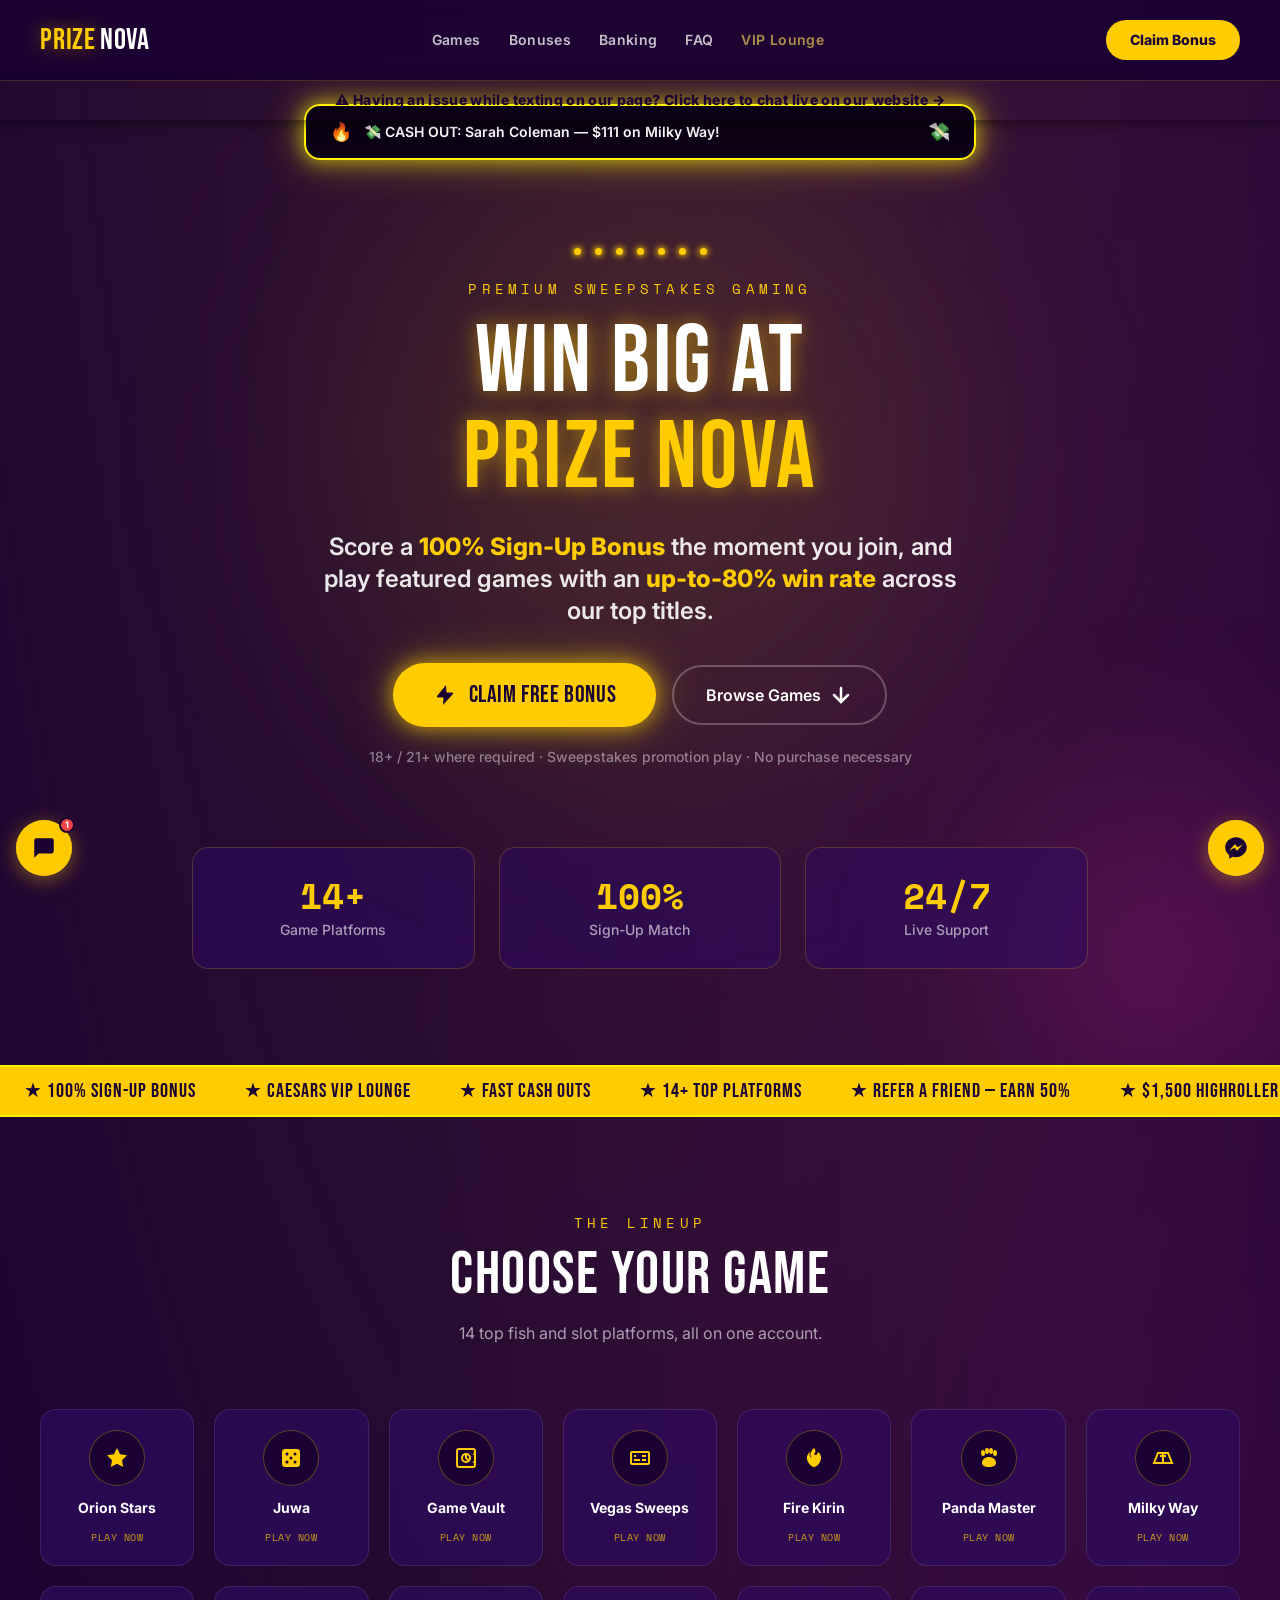
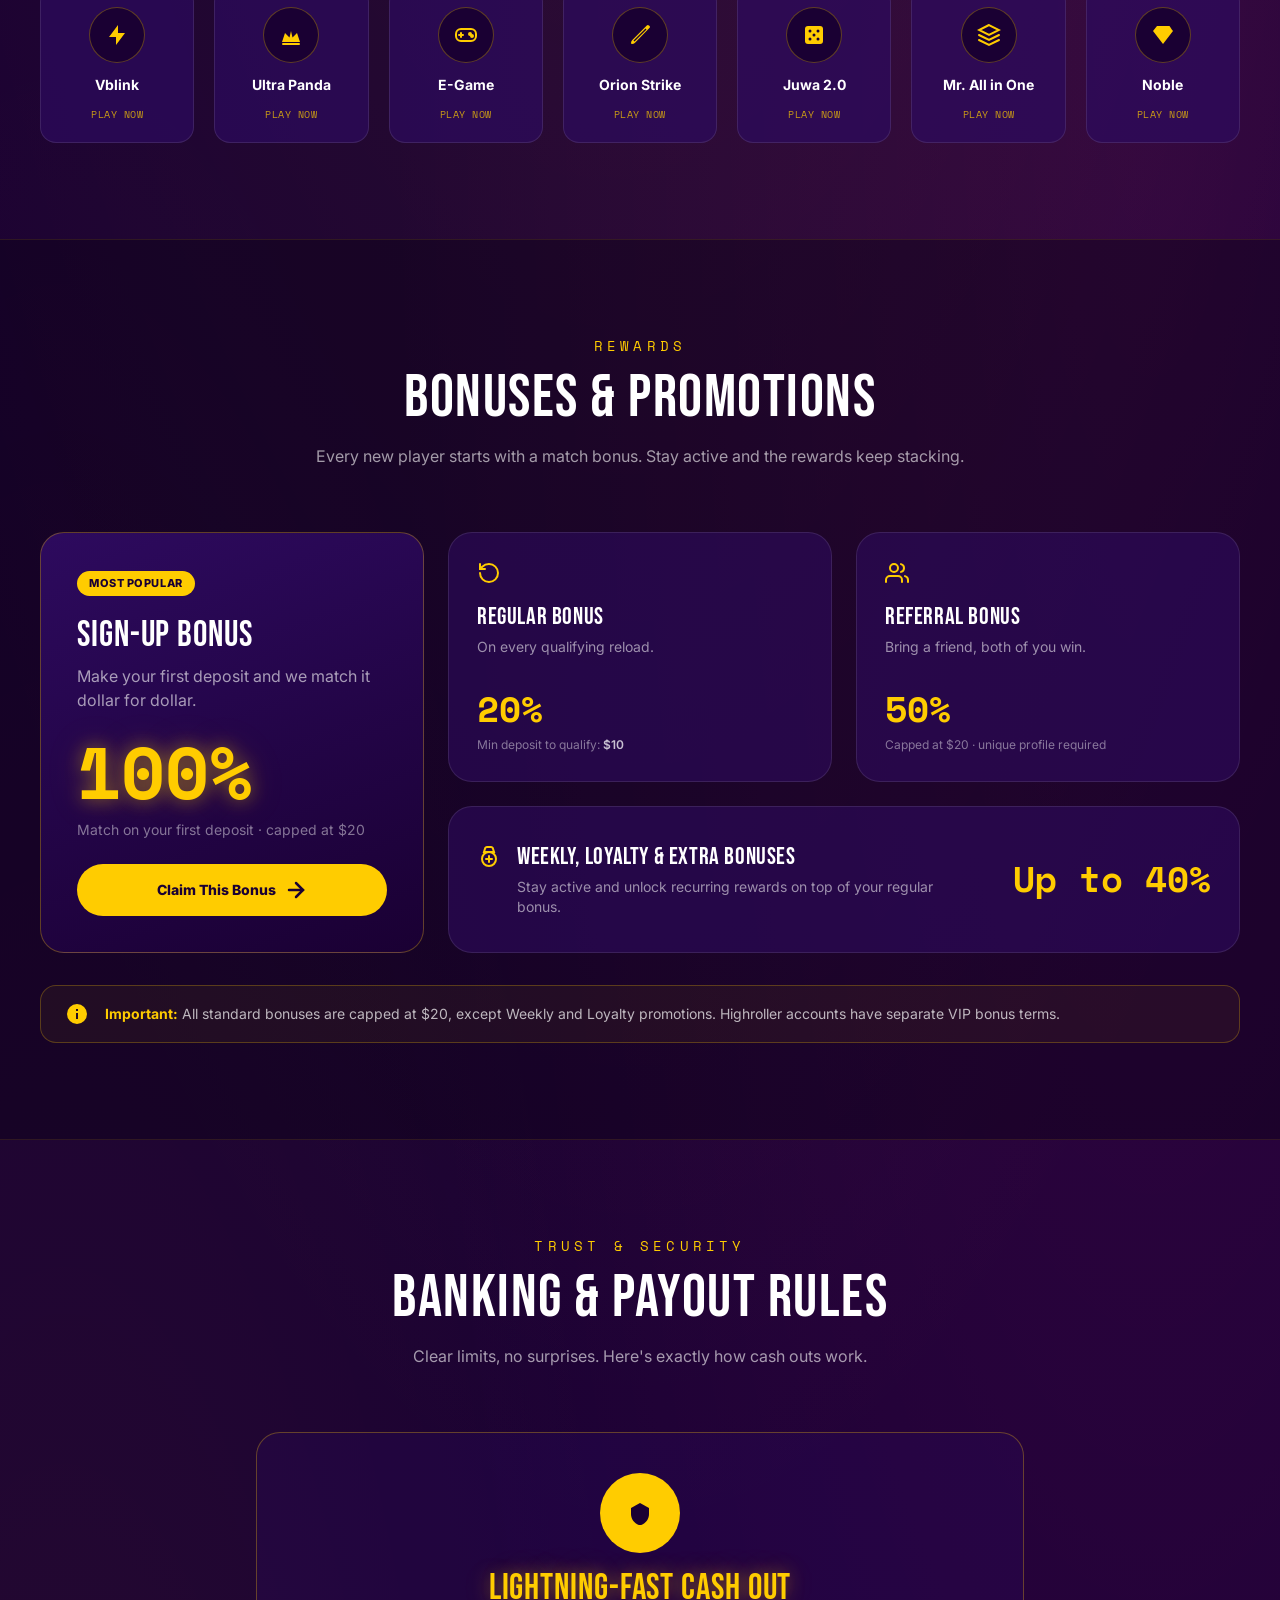
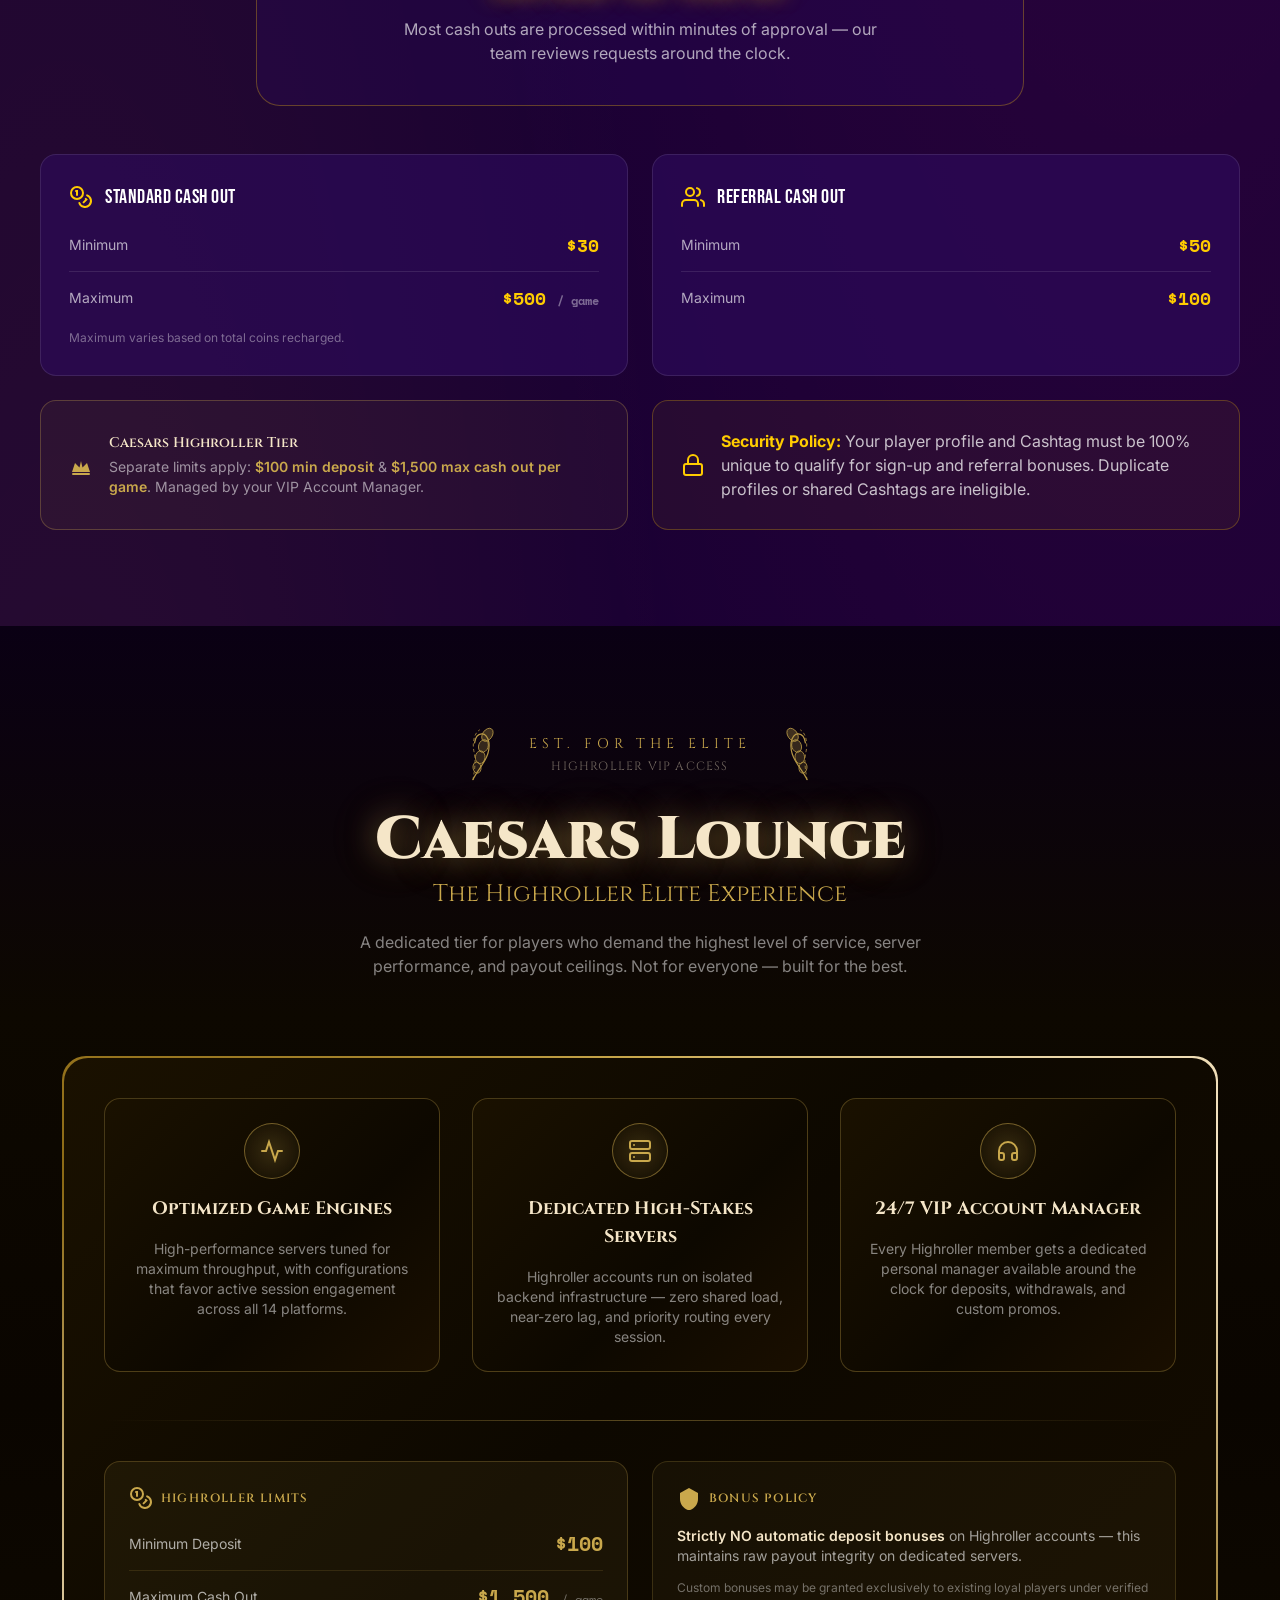
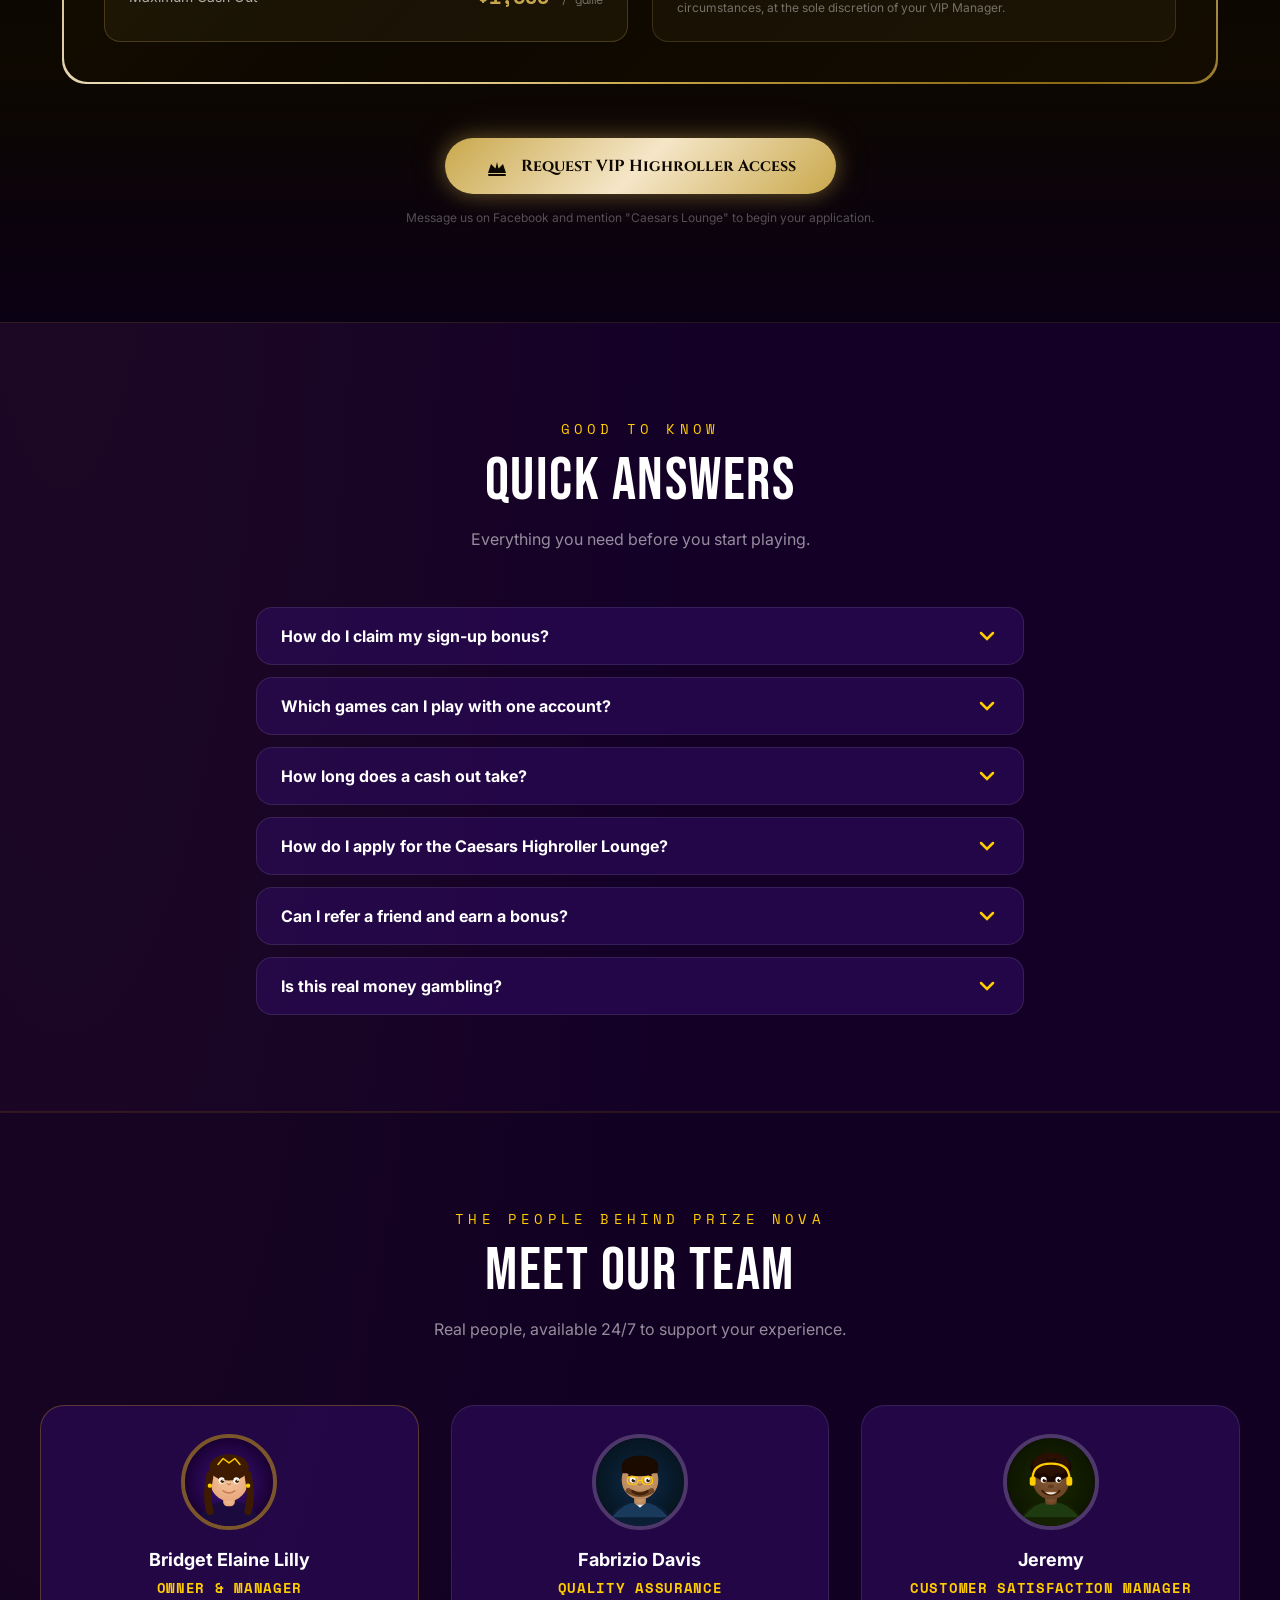
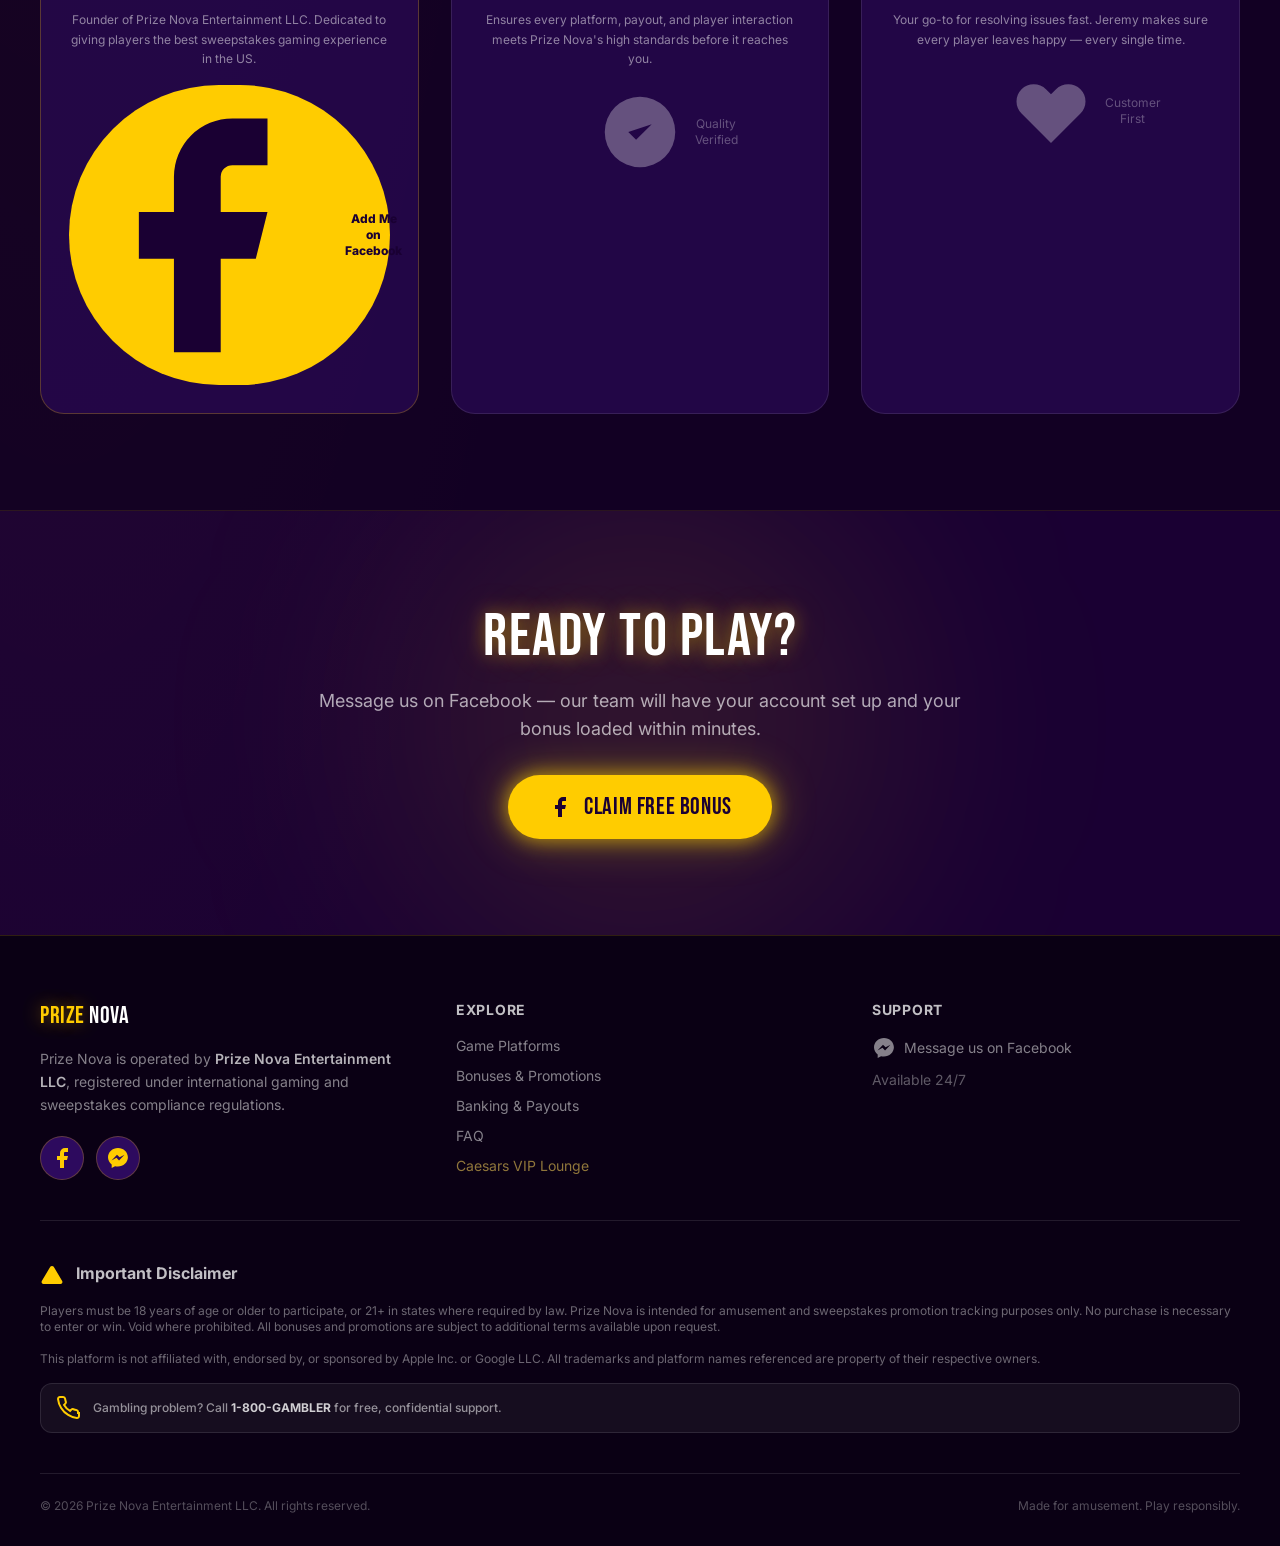
<file: Index.html>
<!DOCTYPE html>
<html lang="en">
<head>
<meta charset="UTF-8">
<meta name="viewport" content="width=device-width, initial-scale=1.0, maximum-scale=5.0">
<title>Prize Nova | Premium Sweepstakes Casino — Sign Up & Play Free</title>
<meta name="description" content="Prize Nova — premium sweepstakes gaming. Orion Stars, Juwa, Fire Kirin & more. 100% sign-up bonus, fast cash out, Caesars Highroller Lounge.">
<link rel="preconnect" href="https://fonts.googleapis.com">
<link href="https://fonts.googleapis.com/css2?family=Bebas+Neue&family=Cinzel:wght@400;600;700;900&family=Inter:wght@400;500;600;700;800;900&family=Space+Mono:wght@400;700&display=swap" rel="stylesheet">
<link rel="stylesheet" href="styles.css">

<!-- Inline SVG icon library — zero external dependency -->
<script>
var ICONS = {
  bolt:       '<svg viewBox="0 0 24 24" fill="currentColor"><path d="M13 2L4.09 12.96A1 1 0 0 0 5 14.5h5.5L10 22l9.91-10.96A1 1 0 0 0 19 9.5H13.5L13 2z"/></svg>',
  star:       '<svg viewBox="0 0 24 24" fill="currentColor"><path d="M12 2l3.09 6.26L22 9.27l-5 4.87 1.18 6.88L12 17.77l-6.18 3.25L7 14.14 2 9.27l6.91-1.01L12 2z"/></svg>',
  dice:       '<svg viewBox="0 0 24 24" fill="currentColor"><rect x="3" y="3" width="18" height="18" rx="3"/><circle cx="8" cy="8" r="1.5" fill="#1a0033"/><circle cx="16" cy="8" r="1.5" fill="#1a0033"/><circle cx="12" cy="12" r="1.5" fill="#1a0033"/><circle cx="8" cy="16" r="1.5" fill="#1a0033"/><circle cx="16" cy="16" r="1.5" fill="#1a0033"/></svg>',
  vault:      '<svg viewBox="0 0 24 24" fill="none" stroke="currentColor" stroke-width="2" stroke-linecap="round" stroke-linejoin="round"><rect x="3" y="3" width="18" height="18" rx="2"/><circle cx="12" cy="12" r="4"/><path d="M12 8v4l2 2"/><path d="M20 8h1M20 16h1"/></svg>',
  cards:      '<svg viewBox="0 0 24 24" fill="currentColor"><path d="M20 5H4a2 2 0 0 0-2 2v10a2 2 0 0 0 2 2h16a2 2 0 0 0 2-2V7a2 2 0 0 0-2-2zm0 12H4V7h16v10z"/><path d="M6 9h2v2H6zm0 4h6v2H6zm8 0h4v2h-4zm0-4h4v2h-4z"/></svg>',
  fire:       '<svg viewBox="0 0 24 24" fill="currentColor"><path d="M12 2C8.5 5.5 7 9 10 12c-2.5-1-3-4-2-6C5 8 4 12 6 16c1.5 3 4.5 5 6 5s4.5-2 6-5c2-4 1-8-2-10-1 3-2 4-4 2 2-2 2-4 0-6z"/></svg>',
  paw:        '<svg viewBox="0 0 24 24" fill="currentColor"><ellipse cx="6" cy="7" rx="2" ry="3"/><ellipse cx="18" cy="7" rx="2" ry="3"/><ellipse cx="10" cy="5" rx="2" ry="3"/><ellipse cx="14" cy="5" rx="2" ry="3"/><path d="M12 11c-4 0-7 2.5-7 6 0 2 2 4 7 4s7-2 7-4c0-3.5-3-6-7-6z"/></svg>',
  road:       '<svg viewBox="0 0 24 24" fill="none" stroke="currentColor" stroke-width="2"><path d="M3 17l4-10h10l4 10H3z"/><path d="M12 7v10M9 10h6"/></svg>',
  bolt2:      '<svg viewBox="0 0 24 24" fill="currentColor"><polygon points="13,2 4,14 11,14 11,22 20,10 13,10"/></svg>',
  crown:      '<svg viewBox="0 0 24 24" fill="currentColor"><path d="M3 19h18l-3-9-4.5 4.5L12 8l-1.5 6.5L6 10l-3 9z"/><rect x="3" y="20" width="18" height="2" rx="1"/></svg>',
  gamepad:    '<svg viewBox="0 0 24 24" fill="none" stroke="currentColor" stroke-width="2" stroke-linecap="round"><rect x="2" y="6" width="20" height="12" rx="5"/><path d="M7 10v4M5 12h4"/><circle cx="16" cy="11" r="1" fill="currentColor"/><circle cx="18" cy="13" r="1" fill="currentColor"/></svg>',
  meteor:     '<svg viewBox="0 0 24 24" fill="currentColor"><path d="M20.9 2.5a1.5 1.5 0 0 0-2.1 0L4.1 17.2A5 5 0 0 0 3 20a1 1 0 0 0 1 1 5 5 0 0 0 2.8-1.1L21.4 5.1a1.5 1.5 0 0 0-.5-2.6zM6.5 18.5l-1-1 12-12 1 1-12 12z"/></svg>',
  dice5:      '<svg viewBox="0 0 24 24" fill="currentColor"><rect x="3" y="3" width="18" height="18" rx="3"/><circle cx="8" cy="8" r="1.5" fill="#1a0033"/><circle cx="16" cy="8" r="1.5" fill="#1a0033"/><circle cx="12" cy="12" r="1.5" fill="#1a0033"/><circle cx="8" cy="16" r="1.5" fill="#1a0033"/><circle cx="16" cy="16" r="1.5" fill="#1a0033"/></svg>',
  layers:     '<svg viewBox="0 0 24 24" fill="none" stroke="currentColor" stroke-width="2" stroke-linecap="round"><polygon points="12,2 2,7 12,12 22,7"/><polyline points="2,17 12,22 22,17"/><polyline points="2,12 12,17 22,12"/></svg>',
  gem:        '<svg viewBox="0 0 24 24" fill="currentColor"><path d="M6 3l-4 5 10 13L22 8l-4-5H6zm8.5 0H9.5l-2 3h13l-2-3zM4.5 9l7.5 9.75L19.5 9H4.5z"/></svg>',
  chart:      '<svg viewBox="0 0 24 24" fill="none" stroke="currentColor" stroke-width="2" stroke-linecap="round"><polyline points="22,12 18,12 15,21 9,3 6,12 2,12"/></svg>',
  server:     '<svg viewBox="0 0 24 24" fill="none" stroke="currentColor" stroke-width="2" stroke-linecap="round"><rect x="2" y="2" width="20" height="8" rx="2"/><rect x="2" y="14" width="20" height="8" rx="2"/><line x1="6" y1="6" x2="6.01" y2="6"/><line x1="6" y1="18" x2="6.01" y2="18"/></svg>',
  headset:    '<svg viewBox="0 0 24 24" fill="none" stroke="currentColor" stroke-width="2" stroke-linecap="round"><path d="M3 18v-6a9 9 0 0 1 18 0v6"/><path d="M21 19a2 2 0 0 1-2 2h-1a2 2 0 0 1-2-2v-3a2 2 0 0 1 2-2h3z"/><path d="M3 19a2 2 0 0 0 2 2h1a2 2 0 0 0 2-2v-3a2 2 0 0 0-2-2H3z"/></svg>',
  coins:      '<svg viewBox="0 0 24 24" fill="none" stroke="currentColor" stroke-width="2" stroke-linecap="round"><circle cx="8" cy="8" r="6"/><path d="M18.09 10.37A6 6 0 1 1 10.34 18"/><path d="M7 6h1v4"/><path d="m16.71 13.88.7.71-2.82 2.82"/></svg>',
  users:      '<svg viewBox="0 0 24 24" fill="none" stroke="currentColor" stroke-width="2" stroke-linecap="round"><path d="M17 21v-2a4 4 0 0 0-4-4H5a4 4 0 0 0-4 4v2"/><circle cx="9" cy="7" r="4"/><path d="M23 21v-2a4 4 0 0 0-3-3.87"/><path d="M16 3.13a4 4 0 0 1 0 7.75"/></svg>',
  medal:      '<svg viewBox="0 0 24 24" fill="none" stroke="currentColor" stroke-width="2" stroke-linecap="round"><circle cx="12" cy="14" r="7"/><path d="M8.21 3.06 7 7h10l-1.21-3.94A2 2 0 0 0 13.86 2h-3.72a2 2 0 0 0-1.93 1.06z"/><path d="M12 11v6"/><path d="M9 14h6"/></svg>',
  rotate:     '<svg viewBox="0 0 24 24" fill="none" stroke="currentColor" stroke-width="2" stroke-linecap="round"><path d="M3 12a9 9 0 1 0 9-9 9.75 9.75 0 0 0-6.74 2.74L3 8"/><path d="M3 3v5h5"/></svg>',
  shield:     '<svg viewBox="0 0 24 24" fill="currentColor"><path d="M12 2L3 7v6c0 5.25 3.75 10.15 9 11.35C17.25 23.15 21 18.25 21 13V7L12 2z"/></svg>',
  lock:       '<svg viewBox="0 0 24 24" fill="none" stroke="currentColor" stroke-width="2" stroke-linecap="round"><rect x="3" y="11" width="18" height="11" rx="2"/><path d="M7 11V7a5 5 0 0 1 10 0v4"/></svg>',
  info:       '<svg viewBox="0 0 24 24" fill="currentColor"><path d="M12 2a10 10 0 1 0 0 20A10 10 0 0 0 12 2zm1 15h-2v-6h2v6zm0-8h-2V7h2v2z"/></svg>',
  warn:       '<svg viewBox="0 0 24 24" fill="currentColor"><path d="M10.29 3.86 1.82 18a2 2 0 0 0 1.71 3h16.94a2 2 0 0 0 1.71-3L13.71 3.86a2 2 0 0 0-3.42 0zM12 9v4m0 4h.01"/></svg>',
  phone:      '<svg viewBox="0 0 24 24" fill="none" stroke="currentColor" stroke-width="2" stroke-linecap="round"><path d="M22 16.92v3a2 2 0 0 1-2.18 2 19.79 19.79 0 0 1-8.63-3.07A19.5 19.5 0 0 1 4.15 12 19.79 19.79 0 0 1 1.08 3.4 2 2 0 0 1 3.07 1h3a2 2 0 0 1 2 1.72c.127.96.361 1.903.7 2.81a2 2 0 0 1-.45 2.11L7.09 8.91a16 16 0 0 0 6 6l1.27-1.27a2 2 0 0 1 2.11-.45c.907.339 1.85.573 2.81.7A2 2 0 0 1 21 16v.92z"/></svg>',
  arrow:      '<svg viewBox="0 0 24 24" fill="none" stroke="currentColor" stroke-width="2.5" stroke-linecap="round"><line x1="5" y1="12" x2="19" y2="12"/><polyline points="12,5 19,12 12,19"/></svg>',
  arrowDown:  '<svg viewBox="0 0 24 24" fill="none" stroke="currentColor" stroke-width="2.5" stroke-linecap="round"><line x1="12" y1="5" x2="12" y2="19"/><polyline points="19,12 12,19 5,12"/></svg>',
  chevDown:   '<svg viewBox="0 0 24 24" fill="none" stroke="currentColor" stroke-width="2.5" stroke-linecap="round"><polyline points="6,9 12,15 18,9"/></svg>',
  facebook:   '<svg viewBox="0 0 24 24" fill="currentColor"><path d="M18 2h-3a5 5 0 0 0-5 5v3H7v4h3v8h4v-8h3l1-4h-4V7a1 1 0 0 1 1-1h3z"/></svg>',
  messenger:  '<svg viewBox="0 0 24 24" fill="currentColor"><path d="M12 2C6.477 2 2 6.145 2 11.243c0 2.908 1.438 5.504 3.686 7.2V22l3.37-1.85c.9.25 1.854.384 2.844.384 5.523 0 10-4.145 10-9.243S17.523 2 12 2zm1.043 12.448l-2.55-2.72-4.976 2.72 5.474-5.808 2.613 2.72 4.913-2.72-5.474 5.808z"/></svg>',
  userGroup:  '<svg viewBox="0 0 24 24" fill="none" stroke="currentColor" stroke-width="2" stroke-linecap="round"><path d="M17 21v-2a4 4 0 0 0-4-4H5a4 4 0 0 0-4 4v2"/><circle cx="9" cy="7" r="4"/><path d="M23 21v-2a4 4 0 0 0-3-3.87M16 3.13a4 4 0 0 1 0 7.75"/></svg>',
};

function icon(name, extraClass) {
  var el = document.createElement('span');
  el.className = 'icon-wrap' + (extraClass ? ' ' + extraClass : '');
  el.innerHTML = ICONS[name] || '';
  return el;
}

// Inject all icons after DOM ready
document.addEventListener('DOMContentLoaded', function () {
  document.querySelectorAll('[data-icon]').forEach(function (el) {
    var name = el.getAttribute('data-icon');
    var size = el.getAttribute('data-size') || 'md';
    el.className = (el.className || '') + ' icon-wrap icon-' + size;
    el.innerHTML = ICONS[name] || '';
  });
});
</script>
</head>

<body class="font-body text-white antialiased">

<!-- ══════════════════════════════════════════
     CASH OUT ALERT BAR
══════════════════════════════════════════ -->
<div id="alertBar" class="fixed inset-x-0 flex justify-center px-3 pt-1 pointer-events-none" style="z-index:70; top:104px;">
  <style>@media(min-width:640px){#alertBar{top:124px;}}
/* Fix yellow banner overlap */
#liveChatBanner {
  position: fixed !important;
  top: 60px !important;
  z-index: 9998 !important;
}
body {
  padding-top: 100px !important; /* 60px nav + 40px banner */
}
@media(min-width:640px){ 
  #liveChatBanner { top: 80px !important; } 
  body { padding-top: 120px !important; }
}


/* Fix giant Facebook icon on profile cards */
.icon-wrap svg {
  width: 24px !important;
  height: 24px !important;
  max-width: 24px !important;
  max-height: 24px !important;
}
.icon-lg svg {
  width: 32px !important;
  height: 32px !important;
}
.icon-xl svg {
  width: 48px !important;
  height: 48px !important;
}

</style>
  <div id="alertPill"
       class="alert-pill pointer-events-auto flex items-center gap-2 sm:gap-3 w-full max-w-[92vw] sm:max-w-2xl bg-voidDeep/95 border-2 border-hotgold rounded-2xl px-4 sm:px-6 py-2.5 sm:py-3">
    <span id="alertEmoji" class="text-base sm:text-lg shrink-0" aria-hidden="true">🔥</span>
    <p id="alertText" class="text-xs sm:text-sm font-semibold text-white leading-snug flex-1">Cash Out Alert Loading…</p>
    <span class="text-base sm:text-lg shrink-0" aria-hidden="true">💸</span>
  </div>
</div>

<!-- ══════════════════════════════════════════
     NAV
══════════════════════════════════════════ -->
<header class="fixed top-0 inset-x-0 backdrop-blur-md bg-void/85 border-b border-gold/20" style="z-index:80;">
  <div class="max-w-7xl mx-auto px-5 sm:px-8 lg:px-10 h-16 sm:h-20 flex items-center justify-between">
    <a href="#top" class="flex items-center gap-1">
      <span class="text-2xl sm:text-3xl font-display tracking-wide text-gold text-glow">PRIZE</span>
      <span class="text-2xl sm:text-3xl font-display tracking-wide text-white">NOVA</span>
    </a>
    <nav class="hidden md:flex items-center gap-7 font-semibold text-sm tracking-wide text-white/75">
      <a href="#games"   class="hover:text-gold   transition-colors">Games</a>
      <a href="#bonuses" class="hover:text-gold   transition-colors">Bonuses</a>
      <a href="#banking" class="hover:text-gold   transition-colors">Banking</a>
      <a href="#faq"     class="hover:text-gold   transition-colors">FAQ</a>
      <a href="#caesars" class="transition-colors" style="color:rgba(201,168,76,.85)">VIP Lounge</a>
    </nav>
    <a href="https://www.facebook.com/PrizeNova" target="_blank" rel="noopener noreferrer"
       class="bg-gold hover:bg-hotgold text-void font-extrabold text-xs sm:text-sm px-4 sm:px-6 py-2.5 rounded-full transition-all hover:scale-105 active:scale-95">
      Claim Bonus
    </a>
  </div>
</header>

<main id="top" class="pt-36 sm:pt-40">

<!-- ══════════════════════════════════════════
     HERO
══════════════════════════════════════════ -->
<section class="relative px-5 sm:px-8 lg:px-10 pt-14 sm:pt-24 lg:pt-32 pb-16 sm:pb-24 text-center overflow-hidden">
  <div class="pointer-events-none absolute top-10 left-1/2 -translate-x-1/2 w-[600px] h-[600px] bg-gold/10 rounded-full blur-[120px]"></div>
  <div class="pointer-events-none absolute -bottom-10 -right-10 w-[300px] h-[300px] bg-magenta/20 rounded-full blur-[100px]"></div>

  <div class="relative max-w-4xl mx-auto">
    <div class="bulb-row mb-6">
      <span class="bulb"></span><span class="bulb"></span><span class="bulb"></span>
      <span class="bulb"></span><span class="bulb"></span><span class="bulb"></span>
      <span class="bulb"></span>
    </div>

    <p class="font-mono uppercase tracking-[.3em] text-gold text-xs sm:text-sm mb-4">Premium Sweepstakes Gaming</p>

    <h1 class="font-display text-5xl sm:text-7xl lg:text-[6rem] leading-[.92] tracking-wide text-glow">
      WIN BIG AT<br><span class="text-gold">PRIZE NOVA</span>
    </h1>

    <p class="mt-6 text-lg sm:text-xl lg:text-2xl font-semibold text-white/90 max-w-2xl mx-auto leading-snug">
      Score a <span class="text-gold font-extrabold">100% Sign-Up Bonus</span> the moment you join,
      and play featured games with an
      <span class="text-gold font-extrabold">up-to-80% win rate</span> across our top titles.
    </p>

    <div class="mt-9 flex flex-col sm:flex-row items-center justify-center gap-4">
      <a href="https://www.facebook.com/PrizeNova" target="_blank" rel="noopener noreferrer"
         class="glow-cta w-full sm:w-auto inline-flex items-center justify-center gap-3 bg-gold hover:bg-hotgold text-void font-display text-2xl tracking-wide px-10 py-4 rounded-full transition-all hover:scale-105 active:scale-95">
        <span data-icon="bolt" data-size="md" class="text-void"></span> CLAIM FREE BONUS
      </a>
      <a href="#games"
         class="w-full sm:w-auto inline-flex items-center justify-center gap-2 border-2 border-white/25 hover:border-gold text-white hover:text-gold font-semibold text-base px-8 py-4 rounded-full transition-all">
        Browse Games <span data-icon="arrowDown" data-size="sm"></span>
      </a>
    </div>

    <p class="mt-5 text-xs sm:text-sm text-white/45 font-medium">
      18+ / 21+ where required &middot; Sweepstakes promotion play &middot; No purchase necessary
    </p>
  </div>

  <!-- stat strip -->
  <div class="relative max-w-4xl mx-auto mt-14 sm:mt-20 grid grid-cols-3 gap-3 sm:gap-6">
    <div class="rounded-2xl bg-panel/60 border border-gold/20 px-3 sm:px-6 py-5 sm:py-7">
      <p class="font-mono text-2xl sm:text-4xl font-bold text-gold">14+</p>
      <p class="text-[11px] sm:text-sm text-white/60 mt-1 font-medium">Game Platforms</p>
    </div>
    <div class="rounded-2xl bg-panel/60 border border-gold/20 px-3 sm:px-6 py-5 sm:py-7">
      <p class="font-mono text-2xl sm:text-4xl font-bold text-gold">100%</p>
      <p class="text-[11px] sm:text-sm text-white/60 mt-1 font-medium">Sign-Up Match</p>
    </div>
    <div class="rounded-2xl bg-panel/60 border border-gold/20 px-3 sm:px-6 py-5 sm:py-7">
      <p class="font-mono text-2xl sm:text-4xl font-bold text-gold">24/7</p>
      <p class="text-[11px] sm:text-sm text-white/60 mt-1 font-medium">Live Support</p>
    </div>
  </div>
</section>

<!-- Ticker -->
<div class="bg-gold text-void py-2.5 overflow-hidden border-y-2 border-hotgold" aria-hidden="true">
  <div class="flex whitespace-nowrap ticker-track font-display text-lg sm:text-xl tracking-wider select-none">
    <div class="flex shrink-0">
      <span class="px-6">★ 100% SIGN-UP BONUS</span><span class="px-6">★ CAESARS VIP LOUNGE</span>
      <span class="px-6">★ FAST CASH OUTS</span><span class="px-6">★ 14+ TOP PLATFORMS</span>
      <span class="px-6">★ REFER A FRIEND — EARN 50%</span><span class="px-6">★ $1,500 HIGHROLLER PAYOUTS</span>
    </div>
    <div class="flex shrink-0" aria-hidden="true">
      <span class="px-6">★ 100% SIGN-UP BONUS</span><span class="px-6">★ CAESARS VIP LOUNGE</span>
      <span class="px-6">★ FAST CASH OUTS</span><span class="px-6">★ 14+ TOP PLATFORMS</span>
      <span class="px-6">★ REFER A FRIEND — EARN 50%</span><span class="px-6">★ $1,500 HIGHROLLER PAYOUTS</span>
    </div>
  </div>
</div>

<!-- ══════════════════════════════════════════
     GAMES GRID
══════════════════════════════════════════ -->
<section id="games" class="section-pad px-5 sm:px-8 lg:px-10 max-w-7xl mx-auto">
  <div class="text-center max-w-2xl mx-auto mb-12 sm:mb-16">
    <p class="font-mono uppercase tracking-[.3em] text-gold text-xs sm:text-sm mb-3">The Lineup</p>
    <h2 class="font-display text-4xl sm:text-6xl tracking-wide">CHOOSE YOUR GAME</h2>
    <p class="mt-4 text-white/60 text-sm sm:text-base">14 top fish and slot platforms, all on one account.</p>
  </div>

  <div class="grid grid-cols-2 sm:grid-cols-3 lg:grid-cols-4 xl:grid-cols-7 gap-4 sm:gap-5">

    <a href="https://www.facebook.com/PrizeNova" target="_blank" rel="noopener noreferrer" class="game-card group rounded-2xl bg-panel/70 border border-white/10 p-4 sm:p-5 flex flex-col items-center text-center gap-3">
      <div class="w-12 h-12 sm:w-14 sm:h-14 rounded-full bg-void flex items-center justify-center border border-gold/30 group-hover:border-gold transition-colors text-gold">
        <span data-icon="star" data-size="md"></span>
      </div>
      <span class="font-bold text-xs sm:text-sm leading-tight">Orion Stars</span>
      <span class="text-[10px] font-mono text-gold/75 uppercase tracking-wider">Play Now</span>
    </a>

    <a href="https://www.facebook.com/PrizeNova" target="_blank" rel="noopener noreferrer" class="game-card group rounded-2xl bg-panel/70 border border-white/10 p-4 sm:p-5 flex flex-col items-center text-center gap-3">
      <div class="w-12 h-12 sm:w-14 sm:h-14 rounded-full bg-void flex items-center justify-center border border-gold/30 group-hover:border-gold transition-colors text-gold">
        <span data-icon="dice" data-size="md"></span>
      </div>
      <span class="font-bold text-xs sm:text-sm leading-tight">Juwa</span>
      <span class="text-[10px] font-mono text-gold/75 uppercase tracking-wider">Play Now</span>
    </a>

    <a href="https://www.facebook.com/PrizeNova" target="_blank" rel="noopener noreferrer" class="game-card group rounded-2xl bg-panel/70 border border-white/10 p-4 sm:p-5 flex flex-col items-center text-center gap-3">
      <div class="w-12 h-12 sm:w-14 sm:h-14 rounded-full bg-void flex items-center justify-center border border-gold/30 group-hover:border-gold transition-colors text-gold">
        <span data-icon="vault" data-size="md"></span>
      </div>
      <span class="font-bold text-xs sm:text-sm leading-tight">Game Vault</span>
      <span class="text-[10px] font-mono text-gold/75 uppercase tracking-wider">Play Now</span>
    </a>

    <a href="https://www.facebook.com/PrizeNova" target="_blank" rel="noopener noreferrer" class="game-card group rounded-2xl bg-panel/70 border border-white/10 p-4 sm:p-5 flex flex-col items-center text-center gap-3">
      <div class="w-12 h-12 sm:w-14 sm:h-14 rounded-full bg-void flex items-center justify-center border border-gold/30 group-hover:border-gold transition-colors text-gold">
        <span data-icon="cards" data-size="md"></span>
      </div>
      <span class="font-bold text-xs sm:text-sm leading-tight">Vegas Sweeps</span>
      <span class="text-[10px] font-mono text-gold/75 uppercase tracking-wider">Play Now</span>
    </a>

    <a href="https://www.facebook.com/PrizeNova" target="_blank" rel="noopener noreferrer" class="game-card group rounded-2xl bg-panel/70 border border-white/10 p-4 sm:p-5 flex flex-col items-center text-center gap-3">
      <div class="w-12 h-12 sm:w-14 sm:h-14 rounded-full bg-void flex items-center justify-center border border-gold/30 group-hover:border-gold transition-colors text-gold">
        <span data-icon="fire" data-size="md"></span>
      </div>
      <span class="font-bold text-xs sm:text-sm leading-tight">Fire Kirin</span>
      <span class="text-[10px] font-mono text-gold/75 uppercase tracking-wider">Play Now</span>
    </a>

    <a href="https://www.facebook.com/PrizeNova" target="_blank" rel="noopener noreferrer" class="game-card group rounded-2xl bg-panel/70 border border-white/10 p-4 sm:p-5 flex flex-col items-center text-center gap-3">
      <div class="w-12 h-12 sm:w-14 sm:h-14 rounded-full bg-void flex items-center justify-center border border-gold/30 group-hover:border-gold transition-colors text-gold">
        <span data-icon="paw" data-size="md"></span>
      </div>
      <span class="font-bold text-xs sm:text-sm leading-tight">Panda Master</span>
      <span class="text-[10px] font-mono text-gold/75 uppercase tracking-wider">Play Now</span>
    </a>

    <a href="https://www.facebook.com/PrizeNova" target="_blank" rel="noopener noreferrer" class="game-card group rounded-2xl bg-panel/70 border border-white/10 p-4 sm:p-5 flex flex-col items-center text-center gap-3">
      <div class="w-12 h-12 sm:w-14 sm:h-14 rounded-full bg-void flex items-center justify-center border border-gold/30 group-hover:border-gold transition-colors text-gold">
        <span data-icon="road" data-size="md"></span>
      </div>
      <span class="font-bold text-xs sm:text-sm leading-tight">Milky Way</span>
      <span class="text-[10px] font-mono text-gold/75 uppercase tracking-wider">Play Now</span>
    </a>

    <a href="https://www.facebook.com/PrizeNova" target="_blank" rel="noopener noreferrer" class="game-card group rounded-2xl bg-panel/70 border border-white/10 p-4 sm:p-5 flex flex-col items-center text-center gap-3">
      <div class="w-12 h-12 sm:w-14 sm:h-14 rounded-full bg-void flex items-center justify-center border border-gold/30 group-hover:border-gold transition-colors text-gold">
        <span data-icon="bolt2" data-size="md"></span>
      </div>
      <span class="font-bold text-xs sm:text-sm leading-tight">Vblink</span>
      <span class="text-[10px] font-mono text-gold/75 uppercase tracking-wider">Play Now</span>
    </a>

    <a href="https://www.facebook.com/PrizeNova" target="_blank" rel="noopener noreferrer" class="game-card group rounded-2xl bg-panel/70 border border-white/10 p-4 sm:p-5 flex flex-col items-center text-center gap-3">
      <div class="w-12 h-12 sm:w-14 sm:h-14 rounded-full bg-void flex items-center justify-center border border-gold/30 group-hover:border-gold transition-colors text-gold">
        <span data-icon="crown" data-size="md"></span>
      </div>
      <span class="font-bold text-xs sm:text-sm leading-tight">Ultra Panda</span>
      <span class="text-[10px] font-mono text-gold/75 uppercase tracking-wider">Play Now</span>
    </a>

    <a href="https://www.facebook.com/PrizeNova" target="_blank" rel="noopener noreferrer" class="game-card group rounded-2xl bg-panel/70 border border-white/10 p-4 sm:p-5 flex flex-col items-center text-center gap-3">
      <div class="w-12 h-12 sm:w-14 sm:h-14 rounded-full bg-void flex items-center justify-center border border-gold/30 group-hover:border-gold transition-colors text-gold">
        <span data-icon="gamepad" data-size="md"></span>
      </div>
      <span class="font-bold text-xs sm:text-sm leading-tight">E-Game</span>
      <span class="text-[10px] font-mono text-gold/75 uppercase tracking-wider">Play Now</span>
    </a>

    <a href="https://www.facebook.com/PrizeNova" target="_blank" rel="noopener noreferrer" class="game-card group rounded-2xl bg-panel/70 border border-white/10 p-4 sm:p-5 flex flex-col items-center text-center gap-3">
      <div class="w-12 h-12 sm:w-14 sm:h-14 rounded-full bg-void flex items-center justify-center border border-gold/30 group-hover:border-gold transition-colors text-gold">
        <span data-icon="meteor" data-size="md"></span>
      </div>
      <span class="font-bold text-xs sm:text-sm leading-tight">Orion Strike</span>
      <span class="text-[10px] font-mono text-gold/75 uppercase tracking-wider">Play Now</span>
    </a>

    <a href="https://www.facebook.com/PrizeNova" target="_blank" rel="noopener noreferrer" class="game-card group rounded-2xl bg-panel/70 border border-white/10 p-4 sm:p-5 flex flex-col items-center text-center gap-3">
      <div class="w-12 h-12 sm:w-14 sm:h-14 rounded-full bg-void flex items-center justify-center border border-gold/30 group-hover:border-gold transition-colors text-gold">
        <span data-icon="dice5" data-size="md"></span>
      </div>
      <span class="font-bold text-xs sm:text-sm leading-tight">Juwa 2.0</span>
      <span class="text-[10px] font-mono text-gold/75 uppercase tracking-wider">Play Now</span>
    </a>

    <a href="https://www.facebook.com/PrizeNova" target="_blank" rel="noopener noreferrer" class="game-card group rounded-2xl bg-panel/70 border border-white/10 p-4 sm:p-5 flex flex-col items-center text-center gap-3">
      <div class="w-12 h-12 sm:w-14 sm:h-14 rounded-full bg-void flex items-center justify-center border border-gold/30 group-hover:border-gold transition-colors text-gold">
        <span data-icon="layers" data-size="md"></span>
      </div>
      <span class="font-bold text-xs sm:text-sm leading-tight">Mr. All in One</span>
      <span class="text-[10px] font-mono text-gold/75 uppercase tracking-wider">Play Now</span>
    </a>

    <a href="https://www.facebook.com/PrizeNova" target="_blank" rel="noopener noreferrer" class="game-card group rounded-2xl bg-panel/70 border border-white/10 p-4 sm:p-5 flex flex-col items-center text-center gap-3">
      <div class="w-12 h-12 sm:w-14 sm:h-14 rounded-full bg-void flex items-center justify-center border border-gold/30 group-hover:border-gold transition-colors text-gold">
        <span data-icon="gem" data-size="md"></span>
      </div>
      <span class="font-bold text-xs sm:text-sm leading-tight">Noble</span>
      <span class="text-[10px] font-mono text-gold/75 uppercase tracking-wider">Play Now</span>
    </a>

  </div>
</section>

<!-- ══════════════════════════════════════════
     BONUSES  (comes BEFORE banking & VIP per request)
══════════════════════════════════════════ -->
<section id="bonuses" class="section-pad px-5 sm:px-8 lg:px-10 border-y border-gold/10" style="background:rgba(10,0,20,.4);">
  <div class="max-w-7xl mx-auto">
    <div class="text-center max-w-2xl mx-auto mb-12 sm:mb-16">
      <p class="font-mono uppercase tracking-[.3em] text-gold text-xs sm:text-sm mb-3">Rewards</p>
      <h2 class="font-display text-4xl sm:text-6xl tracking-wide">BONUSES & PROMOTIONS</h2>
      <p class="mt-4 text-white/60 text-sm sm:text-base">Every new player starts with a match bonus. Stay active and the rewards keep stacking.</p>
    </div>

    <div class="grid grid-cols-1 lg:grid-cols-3 gap-5 sm:gap-6">
      <!-- Tall sign-up -->
      <div class="bonus-tall lg:row-span-2 rounded-3xl border border-gold/30 p-7 sm:p-9 flex flex-col justify-between">
        <div>
          <span class="inline-block bg-gold text-void text-[11px] font-extrabold uppercase tracking-wider px-3 py-1 rounded-full mb-5">Most Popular</span>
          <h3 class="font-display text-3xl sm:text-4xl tracking-wide mb-2">Sign-Up Bonus</h3>
          <p class="text-white/60 text-sm sm:text-base mb-6">Make your first deposit and we match it dollar for dollar.</p>
        </div>
        <div>
          <p class="font-mono text-6xl sm:text-7xl font-bold text-gold text-glow leading-none">100%</p>
          <p class="text-white/45 text-xs sm:text-sm mt-3">Match on your first deposit &middot; capped at $20</p>
          <a href="https://www.facebook.com/PrizeNova" target="_blank" rel="noopener noreferrer"
             class="mt-6 inline-flex items-center justify-center gap-2 w-full bg-gold hover:bg-hotgold text-void font-extrabold text-sm px-6 py-3.5 rounded-full transition-all hover:scale-[1.02] active:scale-95">
            Claim This Bonus <span data-icon="arrow" data-size="sm" class="text-void"></span>
          </a>
        </div>
      </div>

      <div class="rounded-3xl bg-panel/60 border border-white/10 p-6 sm:p-7 flex flex-col justify-between hover:border-gold/40 transition-colors">
        <div>
          <span data-icon="rotate" data-size="lg" class="text-gold mb-4 block"></span>
          <h3 class="font-display text-2xl tracking-wide mb-1">Regular Bonus</h3>
          <p class="text-white/55 text-sm">On every qualifying reload.</p>
        </div>
        <div class="mt-5">
          <p class="font-mono text-4xl font-bold text-gold">20%</p>
          <p class="text-white/45 text-xs mt-2">Min deposit to qualify: <span class="text-white/75 font-semibold">$10</span></p>
        </div>
      </div>

      <div class="rounded-3xl bg-panel/60 border border-white/10 p-6 sm:p-7 flex flex-col justify-between hover:border-gold/40 transition-colors">
        <div>
          <span data-icon="users" data-size="lg" class="text-gold mb-4 block"></span>
          <h3 class="font-display text-2xl tracking-wide mb-1">Referral Bonus</h3>
          <p class="text-white/55 text-sm">Bring a friend, both of you win.</p>
        </div>
        <div class="mt-5">
          <p class="font-mono text-4xl font-bold text-gold">50%</p>
          <p class="text-white/45 text-xs mt-2">Capped at $20 &middot; unique profile required</p>
        </div>
      </div>

      <div class="lg:col-span-2 rounded-3xl bg-panel/60 border border-white/10 p-6 sm:p-7 flex flex-col sm:flex-row items-start sm:items-center justify-between gap-5 hover:border-gold/40 transition-colors">
        <div class="flex items-start gap-4">
          <span data-icon="medal" data-size="lg" class="text-gold mt-1 shrink-0"></span>
          <div>
            <h3 class="font-display text-2xl tracking-wide mb-1">Weekly, Loyalty & Extra Bonuses</h3>
            <p class="text-white/55 text-sm max-w-md">Stay active and unlock recurring rewards on top of your regular bonus.</p>
          </div>
        </div>
        <p class="font-mono text-4xl font-bold text-gold whitespace-nowrap">Up to 40%</p>
      </div>
    </div>

    <div class="mt-8 flex flex-col sm:flex-row items-start sm:items-center gap-3 sm:gap-4 rounded-2xl border border-gold/25 bg-gold/5 px-5 sm:px-6 py-4">
      <span data-icon="info" data-size="md" class="text-gold shrink-0"></span>
      <p class="text-xs sm:text-sm text-white/70 leading-relaxed">
        <span class="font-bold text-gold">Important:</span> All standard bonuses are capped at $20, except Weekly and Loyalty promotions. Highroller accounts have separate VIP bonus terms.
      </p>
    </div>
  </div>
</section>

<!-- ══════════════════════════════════════════
     BANKING & PAYOUT  (after bonuses, before VIP)
══════════════════════════════════════════ -->
<section id="banking" class="section-pad px-5 sm:px-8 lg:px-10 max-w-7xl mx-auto">
  <div class="text-center max-w-2xl mx-auto mb-12 sm:mb-16">
    <p class="font-mono uppercase tracking-[.3em] text-gold text-xs sm:text-sm mb-3">Trust & Security</p>
    <h2 class="font-display text-4xl sm:text-6xl tracking-wide">BANKING & PAYOUT RULES</h2>
    <p class="mt-4 text-white/60 text-sm sm:text-base">Clear limits, no surprises. Here's exactly how cash outs work.</p>
  </div>

  <!-- Speed badge -->
  <div class="max-w-3xl mx-auto rounded-3xl border border-gold/30 px-6 sm:px-10 py-8 sm:py-10 text-center mb-12 bg-panel/30">
    <div class="w-16 h-16 sm:w-20 sm:h-20 mx-auto rounded-full bg-gold flex items-center justify-center mb-4 text-void">
      <span data-icon="shield" data-size="xl"></span>
    </div>
    <h3 class="font-display text-3xl sm:text-4xl tracking-wide text-gold text-glow mb-2">LIGHTNING-FAST CASH OUT</h3>
    <p class="text-white/65 text-sm sm:text-base max-w-lg mx-auto">Most cash outs are processed within minutes of approval — our team reviews requests around the clock.</p>
  </div>

  <div class="grid grid-cols-1 md:grid-cols-2 gap-5 sm:gap-6">
    <div class="rounded-2xl bg-panel/60 border border-white/10 p-6 sm:p-7">
      <h3 class="font-display text-xl tracking-wide mb-5 flex items-center gap-3">
        <span data-icon="coins" data-size="md" class="text-gold"></span> Standard Cash Out
      </h3>
      <ul class="space-y-3">
        <li class="flex items-center justify-between border-b border-white/10 pb-3">
          <span class="text-white/65 text-sm">Minimum</span>
          <span class="font-mono font-bold text-gold text-lg">$30</span>
        </li>
        <li class="flex items-center justify-between pb-1">
          <span class="text-white/65 text-sm">Maximum</span>
          <span class="font-mono font-bold text-gold text-lg">$500 <span class="text-xs text-white/40">/ game</span></span>
        </li>
        <li class="text-xs text-white/40 leading-relaxed">Maximum varies based on total coins recharged.</li>
      </ul>
    </div>

    <div class="rounded-2xl bg-panel/60 border border-white/10 p-6 sm:p-7">
      <h3 class="font-display text-xl tracking-wide mb-5 flex items-center gap-3">
        <span data-icon="userGroup" data-size="md" class="text-gold"></span> Referral Cash Out
      </h3>
      <ul class="space-y-3">
        <li class="flex items-center justify-between border-b border-white/10 pb-3">
          <span class="text-white/65 text-sm">Minimum</span>
          <span class="font-mono font-bold text-gold text-lg">$50</span>
        </li>
        <li class="flex items-center justify-between">
          <span class="text-white/65 text-sm">Maximum</span>
          <span class="font-mono font-bold text-gold text-lg">$100</span>
        </li>
      </ul>
    </div>

    <div class="rounded-2xl p-6 sm:p-7 flex flex-col sm:flex-row gap-4 sm:items-center" style="background:rgba(201,168,76,.06); border:1px solid rgba(201,168,76,.3);">
      <span data-icon="crown" data-size="lg" class="shrink-0" style="color:#c9a84c;"></span>
      <div>
        <p class="font-roman font-semibold text-sm mb-1" style="color:#f5e6c8;">Caesars Highroller Tier</p>
        <p class="text-white/55 text-xs sm:text-sm leading-relaxed">
          Separate limits apply: <span style="color:#c9a84c;" class="font-semibold">$100 min deposit</span> &amp; <span style="color:#c9a84c;" class="font-semibold">$1,500 max cash out per game</span>. Managed by your VIP Account Manager.
        </p>
      </div>
    </div>

    <div class="rounded-2xl border border-gold/25 bg-gold/5 p-6 sm:p-7 flex flex-col sm:flex-row gap-4 sm:items-center">
      <span data-icon="lock" data-size="lg" class="text-gold shrink-0"></span>
      <p class="text-sm sm:text-base text-white/75 leading-relaxed">
        <span class="font-bold text-gold">Security Policy:</span> Your player profile and Cashtag must be 100% unique to qualify for sign-up and referral bonuses. Duplicate profiles or shared Cashtags are ineligible.
      </p>
    </div>
  </div>
</section>

<!-- ══════════════════════════════════════════
     CAESARS LOUNGE — last major section
══════════════════════════════════════════ -->
<section id="caesars" class="section-pad px-5 sm:px-8 lg:px-10"
         style="background:linear-gradient(180deg,#0a0014 0%,#0d0800 30%,#0a0500 60%,#0d0800 80%,#0a0014 100%);">
  <div class="max-w-6xl mx-auto">

    <!-- Header -->
    <div class="text-center mb-14 sm:mb-20">
      <div class="flex items-center justify-center gap-4 sm:gap-6 mb-6">
        <!-- Left laurel -->
        <svg class="w-10 h-10 sm:w-16 sm:h-16 opacity-90" viewBox="0 0 64 80" fill="none" xmlns="http://www.w3.org/2000/svg" aria-hidden="true" style="transform:scaleX(-1);">
          <path d="M32 72 C26 58, 10 46, 12 26 C15 10, 28 12, 30 26" stroke="#c9a84c" stroke-width="1.5" stroke-linecap="round" fill="none"/>
          <ellipse cx="14" cy="16" rx="6" ry="9" transform="rotate(-35 14 16)" fill="rgba(201,168,76,.3)" stroke="#c9a84c" stroke-width="1"/>
          <ellipse cx="19" cy="30" rx="6" ry="8" transform="rotate(-18 19 30)" fill="rgba(201,168,76,.25)" stroke="#c9a84c" stroke-width="1"/>
          <ellipse cx="23" cy="44" rx="6" ry="8" transform="rotate(-5 23 44)"  fill="rgba(201,168,76,.22)" stroke="#c9a84c" stroke-width="1"/>
          <ellipse cx="27" cy="57" rx="5" ry="7" transform="rotate(8 27 57)"   fill="rgba(201,168,76,.18)" stroke="#c9a84c" stroke-width="1"/>
          <path d="M32 72 C30 60, 28 48, 31 36 C33 24, 30 14, 24 10" stroke="#c9a84c" stroke-width="1" stroke-linecap="round" stroke-dasharray="3 4" fill="none"/>
        </svg>

        <div class="text-center">
          <p class="font-roman uppercase tracking-[.35em] text-xs sm:text-sm mb-1" style="color:#c9a84c;">Est. For The Elite</p>
          <p class="font-roman text-[10px] sm:text-xs tracking-widest uppercase" style="color:rgba(245,230,200,.45);">Highroller VIP Access</p>
        </div>

        <!-- Right laurel -->
        <svg class="w-10 h-10 sm:w-16 sm:h-16 opacity-90" viewBox="0 0 64 80" fill="none" xmlns="http://www.w3.org/2000/svg" aria-hidden="true">
          <path d="M32 72 C26 58, 10 46, 12 26 C15 10, 28 12, 30 26" stroke="#c9a84c" stroke-width="1.5" stroke-linecap="round" fill="none"/>
          <ellipse cx="14" cy="16" rx="6" ry="9" transform="rotate(-35 14 16)" fill="rgba(201,168,76,.3)" stroke="#c9a84c" stroke-width="1"/>
          <ellipse cx="19" cy="30" rx="6" ry="8" transform="rotate(-18 19 30)" fill="rgba(201,168,76,.25)" stroke="#c9a84c" stroke-width="1"/>
          <ellipse cx="23" cy="44" rx="6" ry="8" transform="rotate(-5 23 44)"  fill="rgba(201,168,76,.22)" stroke="#c9a84c" stroke-width="1"/>
          <ellipse cx="27" cy="57" rx="5" ry="7" transform="rotate(8 27 57)"   fill="rgba(201,168,76,.18)" stroke="#c9a84c" stroke-width="1"/>
          <path d="M32 72 C30 60, 28 48, 31 36 C33 24, 30 14, 24 10" stroke="#c9a84c" stroke-width="1" stroke-linecap="round" stroke-dasharray="3 4" fill="none"/>
        </svg>
      </div>

      <h2 class="font-roman font-black text-3xl sm:text-5xl lg:text-6xl leading-tight text-glow-b"
          style="color:#f5e6c8;">Caesars Lounge</h2>
      <p class="font-roman text-lg sm:text-2xl mt-2" style="color:#c9a84c;">The Highroller Elite Experience</p>
      <p class="mt-5 text-white/50 text-sm sm:text-base max-w-xl mx-auto leading-relaxed">
        A dedicated tier for players who demand the highest level of service, server performance, and payout ceilings. Not for everyone — built for the best.
      </p>
    </div>

    <!-- Main marble card -->
    <div class="marble-border rounded-3xl mb-10 sm:mb-14">
      <div class="relative rounded-3xl overflow-hidden p-6 sm:p-10"
           style="background:linear-gradient(135deg,#1a1100 0%,#0d0800 50%,#140c00 100%);">

        <!-- Three features -->
        <div class="grid grid-cols-1 sm:grid-cols-3 gap-6 sm:gap-8 mb-10 sm:mb-12">

          <div class="caesar-card rounded-2xl p-6 flex flex-col items-center text-center gap-4">
            <div class="w-14 h-14 rounded-full flex items-center justify-center" style="background:radial-gradient(circle,rgba(201,168,76,.2),transparent);border:1px solid rgba(201,168,76,.5);">
              <span data-icon="chart" data-size="lg" style="color:#c9a84c;"></span>
            </div>
            <h3 class="font-roman font-bold text-base sm:text-lg" style="color:#f5e6c8;">Optimized Game Engines</h3>
            <p class="text-white/50 text-xs sm:text-sm leading-relaxed">
              High-performance servers tuned for maximum throughput, with configurations that favor active session engagement across all 14 platforms.
            </p>
          </div>

          <div class="caesar-card rounded-2xl p-6 flex flex-col items-center text-center gap-4">
            <div class="w-14 h-14 rounded-full flex items-center justify-center" style="background:radial-gradient(circle,rgba(201,168,76,.2),transparent);border:1px solid rgba(201,168,76,.5);">
              <span data-icon="server" data-size="lg" style="color:#c9a84c;"></span>
            </div>
            <h3 class="font-roman font-bold text-base sm:text-lg" style="color:#f5e6c8;">Dedicated High-Stakes Servers</h3>
            <p class="text-white/50 text-xs sm:text-sm leading-relaxed">
              Highroller accounts run on isolated backend infrastructure — zero shared load, near-zero lag, and priority routing every session.
            </p>
          </div>

          <div class="caesar-card rounded-2xl p-6 flex flex-col items-center text-center gap-4">
            <div class="w-14 h-14 rounded-full flex items-center justify-center" style="background:radial-gradient(circle,rgba(201,168,76,.2),transparent);border:1px solid rgba(201,168,76,.5);">
              <span data-icon="headset" data-size="lg" style="color:#c9a84c;"></span>
            </div>
            <h3 class="font-roman font-bold text-base sm:text-lg" style="color:#f5e6c8;">24/7 VIP Account Manager</h3>
            <p class="text-white/50 text-xs sm:text-sm leading-relaxed">
              Every Highroller member gets a dedicated personal manager available around the clock for deposits, withdrawals, and custom promos.
            </p>
          </div>
        </div>

        <!-- Divider -->
        <div class="mb-10" style="height:1px;background:linear-gradient(90deg,transparent,rgba(201,168,76,.4),transparent);"></div>

        <!-- Limits + policy -->
        <div class="grid grid-cols-1 sm:grid-cols-2 gap-5 sm:gap-6">
          <div class="rounded-2xl p-5 sm:p-6" style="background:rgba(201,168,76,.07);border:1px solid rgba(201,168,76,.25);">
            <p class="font-roman font-semibold uppercase tracking-widest text-xs mb-5 flex items-center gap-2" style="color:#c9a84c;">
              <span data-icon="coins" data-size="sm" style="color:#c9a84c;"></span> Highroller Limits
            </p>
            <ul class="space-y-3">
              <li class="flex items-center justify-between pb-3" style="border-bottom:1px solid rgba(201,168,76,.15);">
                <span class="text-white/65 text-sm">Minimum Deposit</span>
                <span class="font-mono font-bold text-xl" style="color:#c9a84c;">$100</span>
              </li>
              <li class="flex items-center justify-between">
                <span class="text-white/65 text-sm">Maximum Cash Out</span>
                <span class="font-mono font-bold text-xl" style="color:#c9a84c;">$1,500 <span class="text-xs font-normal text-white/40">/ game</span></span>
              </li>
            </ul>
          </div>

          <div class="rounded-2xl p-5 sm:p-6" style="background:rgba(201,168,76,.05);border:1px solid rgba(201,168,76,.2);">
            <p class="font-roman font-semibold uppercase tracking-widest text-xs mb-4 flex items-center gap-2" style="color:#c9a84c;">
              <span data-icon="shield" data-size="sm" style="color:#c9a84c;"></span> Bonus Policy
            </p>
            <p class="text-white/60 text-xs sm:text-sm leading-relaxed">
              <span style="color:#f5e6c8;font-weight:600;">Strictly NO automatic deposit bonuses</span> on Highroller accounts — this maintains raw payout integrity on dedicated servers.
            </p>
            <p class="text-white/40 text-xs leading-relaxed mt-3">
              Custom bonuses may be granted exclusively to existing loyal players under verified circumstances, at the sole discretion of your VIP Manager.
            </p>
          </div>
        </div>
      </div>
    </div>

    <!-- VIP CTA -->
    <div class="text-center">
      <a href="https://www.facebook.com/PrizeNova" target="_blank" rel="noopener noreferrer"
         class="inline-flex items-center gap-3 font-roman font-bold text-sm sm:text-base px-8 sm:px-10 py-4 rounded-full transition-all hover:scale-105 active:scale-95"
         style="background:linear-gradient(135deg,#c9a84c,#f5e6c8,#c9a84c);color:#0d0800;box-shadow:0 0 20px rgba(201,168,76,.4),0 0 40px rgba(201,168,76,.15);">
        <span data-icon="crown" data-size="md" style="color:#0d0800;"></span>
        Request VIP Highroller Access
      </a>
      <p class="text-white/30 text-xs mt-4">Message us on Facebook and mention "Caesars Lounge" to begin your application.</p>
    </div>

  </div>
</section>

<!-- ══════════════════════════════════════════
     FAQ
══════════════════════════════════════════ -->
<section id="faq" class="section-pad px-5 sm:px-8 lg:px-10 border-y border-gold/10" style="background:rgba(10,0,20,.4);">
  <div class="max-w-3xl mx-auto">
    <div class="text-center mb-10 sm:mb-14">
      <p class="font-mono uppercase tracking-[.3em] text-gold text-xs sm:text-sm mb-3">Good to Know</p>
      <h2 class="font-display text-4xl sm:text-6xl tracking-wide">QUICK ANSWERS</h2>
      <p class="mt-4 text-white/55 text-sm sm:text-base">Everything you need before you start playing.</p>
    </div>

    <div class="space-y-3">

      <details class="group rounded-2xl bg-panel/60 border border-white/10 px-5 sm:px-6 py-4 sm:py-5 open:border-gold/40 transition-colors cursor-pointer">
        <summary class="flex items-center justify-between font-bold text-sm sm:text-base list-none select-none">
          How do I claim my sign-up bonus?
          <span data-icon="chevDown" data-size="sm" class="text-gold shrink-0 transition-transform group-open:rotate-180"></span>
        </summary>
        <p class="text-white/60 text-sm mt-4 leading-relaxed">
          Message us on Facebook to set up your account, make your first qualifying deposit, and your 100% match (up to $20) is applied by our team immediately.
        </p>
      </details>

      <details class="group rounded-2xl bg-panel/60 border border-white/10 px-5 sm:px-6 py-4 sm:py-5 open:border-gold/40 transition-colors cursor-pointer">
        <summary class="flex items-center justify-between font-bold text-sm sm:text-base list-none select-none">
          Which games can I play with one account?
          <span data-icon="chevDown" data-size="sm" class="text-gold shrink-0 transition-transform group-open:rotate-180"></span>
        </summary>
        <p class="text-white/60 text-sm mt-4 leading-relaxed">
          All 14 platforms — Orion Stars, Juwa, Game Vault, Vegas Sweeps, Fire Kirin, Panda Master, Milky Way, Vblink, Ultra Panda, E-Game, Orion Strike, Juwa 2.0, Mr. All in One, and Noble — are accessible through your single Prize Nova account.
        </p>
      </details>

      <details class="group rounded-2xl bg-panel/60 border border-white/10 px-5 sm:px-6 py-4 sm:py-5 open:border-gold/40 transition-colors cursor-pointer">
        <summary class="flex items-center justify-between font-bold text-sm sm:text-base list-none select-none">
          How long does a cash out take?
          <span data-icon="chevDown" data-size="sm" class="text-gold shrink-0 transition-transform group-open:rotate-180"></span>
        </summary>
        <p class="text-white/60 text-sm mt-4 leading-relaxed">
          Most standard requests ($30–$500) are processed within minutes once reviewed. Highroller withdrawals are handled personally by your dedicated VIP Manager with priority routing.
        </p>
      </details>

      <details class="group rounded-2xl bg-panel/60 border border-white/10 px-5 sm:px-6 py-4 sm:py-5 open:border-gold/40 transition-colors cursor-pointer">
        <summary class="flex items-center justify-between font-bold text-sm sm:text-base list-none select-none">
          How do I apply for the Caesars Highroller Lounge?
          <span data-icon="chevDown" data-size="sm" class="text-gold shrink-0 transition-transform group-open:rotate-180"></span>
        </summary>
        <p class="text-white/60 text-sm mt-4 leading-relaxed">
          Message us on Facebook and mention <span class="text-burnished font-semibold">"Caesars Lounge"</span>. Our team will verify your account history and walk you through VIP tier onboarding. Minimum deposit for Highroller accounts is $100.
        </p>
      </details>

      <details class="group rounded-2xl bg-panel/60 border border-white/10 px-5 sm:px-6 py-4 sm:py-5 open:border-gold/40 transition-colors cursor-pointer">
        <summary class="flex items-center justify-between font-bold text-sm sm:text-base list-none select-none">
          Can I refer a friend and earn a bonus?
          <span data-icon="chevDown" data-size="sm" class="text-gold shrink-0 transition-transform group-open:rotate-180"></span>
        </summary>
        <p class="text-white/60 text-sm mt-4 leading-relaxed">
          Yes — you earn a 50% referral bonus (capped at $20) when a friend you refer signs up and deposits. Both your profile and your Cashtag must be 100% unique to qualify. Referral cash outs run $50 minimum, $100 maximum.
        </p>
      </details>

      <details class="group rounded-2xl bg-panel/60 border border-white/10 px-5 sm:px-6 py-4 sm:py-5 open:border-gold/40 transition-colors cursor-pointer">
        <summary class="flex items-center justify-between font-bold text-sm sm:text-base list-none select-none">
          Is this real money gambling?
          <span data-icon="chevDown" data-size="sm" class="text-gold shrink-0 transition-transform group-open:rotate-180"></span>
        </summary>
        <p class="text-white/60 text-sm mt-4 leading-relaxed">
          Prize Nova operates as a sweepstakes promotion for amusement purposes. No purchase is necessary to participate, and a purchase does not improve your chances of winning. See the full disclaimer in our footer for details.
        </p>
      </details>

    </div>
  </div>
</section>

<!-- ══════════════════════════════════════════
     OUR TEAM
══════════════════════════════════════════ -->
<section id="team" class="section-pad px-5 sm:px-8 lg:px-10 border-y border-gold/10" style="background:rgba(10,0,20,.5);">
  <div class="max-w-5xl mx-auto">
    <div class="text-center mb-12 sm:mb-16">
      <p class="font-mono uppercase tracking-[.3em] text-gold text-xs sm:text-sm mb-3">The People Behind Prize Nova</p>
      <h2 class="font-display text-4xl sm:text-6xl tracking-wide">MEET OUR TEAM</h2>
      <p class="mt-4 text-white/55 text-sm sm:text-base">Real people, available 24/7 to support your experience.</p>
    </div>

    <div class="grid grid-cols-1 sm:grid-cols-3 gap-6 sm:gap-8">

      <!-- Bridget — Owner & Manager -->
      <div class="rounded-3xl bg-panel/60 border border-gold/25 p-6 sm:p-7 flex flex-col items-center text-center gap-4 hover:border-gold/60 transition-colors">
        <!-- AI-generated avatar: elegant woman, illustrated style -->
        <div style="width:96px;height:96px;border-radius:50%;overflow:hidden;border:4px solid rgba(255,204,0,.4);flex-shrink:0;display:block;">
          <svg viewBox="0 0 120 120" xmlns="http://www.w3.org/2000/svg" style="width:100%;height:100%;display:block;">
            <defs>
              <radialGradient id="bg1" cx="50%" cy="50%" r="50%">
                <stop offset="0%" stop-color="#3d1480"/>
                <stop offset="100%" stop-color="#1a0033"/>
              </radialGradient>
              <radialGradient id="skin1" cx="50%" cy="40%" r="60%">
                <stop offset="0%" stop-color="#f5c9a0"/>
                <stop offset="100%" stop-color="#e8a87c"/>
              </radialGradient>
            </defs>
            <rect width="120" height="120" fill="url(#bg1)"/>
            <!-- Body/shoulders -->
            <ellipse cx="60" cy="108" rx="38" ry="22" fill="#1a0a3e"/>
            <!-- Neck -->
            <rect x="52" y="75" width="16" height="18" rx="6" fill="url(#skin1)"/>
            <!-- Head -->
            <ellipse cx="60" cy="58" rx="26" ry="28" fill="url(#skin1)"/>
            <!-- Hair — long elegant -->
            <ellipse cx="60" cy="40" rx="27" ry="18" fill="#3d1a00"/>
            <path d="M34 50 Q28 80 34 100" stroke="#3d1a00" stroke-width="10" fill="none" stroke-linecap="round"/>
            <path d="M86 50 Q92 80 86 100" stroke="#3d1a00" stroke-width="10" fill="none" stroke-linecap="round"/>
            <!-- Eyes -->
            <ellipse cx="50" cy="58" rx="4" ry="4.5" fill="#fff"/>
            <ellipse cx="70" cy="58" rx="4" ry="4.5" fill="#fff"/>
            <circle cx="51" cy="59" r="2.5" fill="#4a2800"/>
            <circle cx="71" cy="59" r="2.5" fill="#4a2800"/>
            <circle cx="52" cy="57.5" r="1" fill="#fff"/>
            <circle cx="72" cy="57.5" r="1" fill="#fff"/>
            <!-- Eyebrows -->
            <path d="M45 52 Q50 49 55 52" stroke="#3d1a00" stroke-width="2" fill="none" stroke-linecap="round"/>
            <path d="M65 52 Q70 49 75 52" stroke="#3d1a00" stroke-width="2" fill="none" stroke-linecap="round"/>
            <!-- Nose -->
            <path d="M58 62 Q60 66 62 62" stroke="#c97a50" stroke-width="1.5" fill="none" stroke-linecap="round"/>
            <!-- Smile -->
            <path d="M52 72 Q60 78 68 72" stroke="#c97a50" stroke-width="2" fill="none" stroke-linecap="round"/>
            <!-- Gold earrings -->
            <circle cx="34" cy="65" r="3" fill="#ffcc00"/>
            <circle cx="86" cy="65" r="3" fill="#ffcc00"/>
            <!-- Crown accent -->
            <path d="M45 36 L52 28 L60 34 L68 28 L75 36" stroke="#ffcc00" stroke-width="2" fill="none" stroke-linecap="round" stroke-linejoin="round"/>
          </svg>
        </div>
        <div>
          <h3 class="font-bold text-base sm:text-lg text-white">Bridget Elaine Lilly</h3>
          <p class="text-gold text-xs sm:text-sm font-semibold mt-1 font-mono uppercase tracking-wider">Owner & Manager</p>
          <p class="text-white/50 text-xs mt-3 leading-relaxed">Founder of Prize Nova Entertainment LLC. Dedicated to giving players the best sweepstakes gaming experience in the US.</p>
        </div>
        <a href="https://www.facebook.com/bridgetsolilly" target="_blank" rel="noopener noreferrer"
           class="inline-flex items-center gap-2 bg-gold hover:bg-hotgold text-void font-extrabold text-xs px-5 py-2.5 rounded-full transition-all hover:scale-105 active:scale-95 w-full justify-center">
          <svg viewBox="0 0 24 24" fill="currentColor" class="w-4 h-4 shrink-0"><path d="M18 2h-3a5 5 0 0 0-5 5v3H7v4h3v8h4v-8h3l1-4h-4V7a1 1 0 0 1 1-1h3z"/></svg>
          Add Me on Facebook
        </a>
      </div>

      <!-- Fabrizio — QA -->
      <div class="rounded-3xl bg-panel/60 border border-white/10 p-6 sm:p-7 flex flex-col items-center text-center gap-4 hover:border-gold/40 transition-colors">
        <div style="width:96px;height:96px;border-radius:50%;overflow:hidden;border:4px solid rgba(255,255,255,.2);flex-shrink:0;display:block;">
          <svg viewBox="0 0 120 120" xmlns="http://www.w3.org/2000/svg" style="width:100%;height:100%;display:block;">
            <defs>
              <radialGradient id="bg2" cx="50%" cy="50%" r="50%">
                <stop offset="0%" stop-color="#0d2a4a"/>
                <stop offset="100%" stop-color="#061520"/>
              </radialGradient>
              <radialGradient id="skin2" cx="50%" cy="40%" r="60%">
                <stop offset="0%" stop-color="#d4a574"/>
                <stop offset="100%" stop-color="#b8865a"/>
              </radialGradient>
            </defs>
            <rect width="120" height="120" fill="url(#bg2)"/>
            <ellipse cx="60" cy="108" rx="38" ry="22" fill="#0a1f35"/>
            <!-- Shirt/collar -->
            <path d="M22 108 Q40 85 60 88 Q80 85 98 108 Z" fill="#1a3a5c"/>
            <path d="M52 88 L60 95 L68 88" fill="#fff" opacity="0.9"/>
            <rect x="52" y="75" width="16" height="16" rx="5" fill="url(#skin2)"/>
            <ellipse cx="60" cy="57" rx="25" ry="27" fill="url(#skin2)"/>
            <!-- Short dark hair -->
            <ellipse cx="60" cy="38" rx="25" ry="14" fill="#1a0a00"/>
            <rect x="35" y="38" width="50" height="10" rx="3" fill="#1a0a00"/>
            <!-- Eyes -->
            <ellipse cx="50" cy="57" rx="4" ry="4" fill="#fff"/>
            <ellipse cx="70" cy="57" rx="4" ry="4" fill="#fff"/>
            <circle cx="51" cy="58" r="2.5" fill="#2a1800"/>
            <circle cx="71" cy="58" r="2.5" fill="#2a1800"/>
            <circle cx="52" cy="56.5" r="1" fill="#fff"/>
            <circle cx="72" cy="56.5" r="1" fill="#fff"/>
            <!-- Eyebrows -->
            <path d="M45 51 Q50 48 55 51" stroke="#1a0a00" stroke-width="2.5" fill="none" stroke-linecap="round"/>
            <path d="M65 51 Q70 48 75 51" stroke="#1a0a00" stroke-width="2.5" fill="none" stroke-linecap="round"/>
            <!-- Nose -->
            <path d="M57 62 Q60 67 63 62" stroke="#9a6540" stroke-width="1.5" fill="none" stroke-linecap="round"/>
            <!-- Beard/stubble -->
            <path d="M44 72 Q60 82 76 72" stroke="#3a1a00" stroke-width="7" fill="none" stroke-linecap="round" opacity="0.6"/>
            <path d="M50 73 Q60 80 70 73" stroke="#3a1a00" stroke-width="4" fill="none" stroke-linecap="round" opacity="0.8"/>
            <!-- Glasses -->
            <rect x="43" y="53" width="14" height="10" rx="4" fill="none" stroke="#ffcc00" stroke-width="1.5"/>
            <rect x="63" y="53" width="14" height="10" rx="4" fill="none" stroke="#ffcc00" stroke-width="1.5"/>
            <line x1="57" y1="58" x2="63" y2="58" stroke="#ffcc00" stroke-width="1.5"/>
          </svg>
        </div>
        <div>
          <h3 class="font-bold text-base sm:text-lg text-white">Fabrizio Davis</h3>
          <p class="text-gold text-xs sm:text-sm font-semibold mt-1 font-mono uppercase tracking-wider">Quality Assurance</p>
          <p class="text-white/50 text-xs mt-3 leading-relaxed">Ensures every platform, payout, and player interaction meets Prize Nova's high standards before it reaches you.</p>
        </div>
        <div class="flex items-center gap-2 text-white/30 text-xs mt-auto">
          <svg viewBox="0 0 24 24" fill="currentColor" class="w-4 h-4 shrink-0"><path d="M9 12l2 2 4-4m6 2a9 9 0 1 1-18 0 9 9 0 0 1 18 0z"/></svg>
          Quality Verified
        </div>
      </div>

      <!-- Jeremy — Customer Satisfaction -->
      <div class="rounded-3xl bg-panel/60 border border-white/10 p-6 sm:p-7 flex flex-col items-center text-center gap-4 hover:border-gold/40 transition-colors">
        <div style="width:96px;height:96px;border-radius:50%;overflow:hidden;border:4px solid rgba(255,255,255,.2);flex-shrink:0;display:block;">
          <svg viewBox="0 0 120 120" xmlns="http://www.w3.org/2000/svg" style="width:100%;height:100%;display:block;">
            <defs>
              <radialGradient id="bg3" cx="50%" cy="50%" r="50%">
                <stop offset="0%" stop-color="#1a2800"/>
                <stop offset="100%" stop-color="#0d1500"/>
              </radialGradient>
              <radialGradient id="skin3" cx="50%" cy="40%" r="60%">
                <stop offset="0%" stop-color="#8B5E3C"/>
                <stop offset="100%" stop-color="#6B4423"/>
              </radialGradient>
            </defs>
            <rect width="120" height="120" fill="url(#bg3)"/>
            <ellipse cx="60" cy="108" rx="38" ry="22" fill="#142000"/>
            <!-- Shirt -->
            <path d="M22 108 Q40 85 60 88 Q80 85 98 108 Z" fill="#1e3a10"/>
            <rect x="52" y="74" width="16" height="17" rx="5" fill="url(#skin3)"/>
            <ellipse cx="60" cy="57" rx="25" ry="27" fill="url(#skin3)"/>
            <!-- Hair — short natural afro -->
            <ellipse cx="60" cy="40" rx="28" ry="20" fill="#1a0800"/>
            <ellipse cx="60" cy="36" rx="25" ry="16" fill="#2a1000"/>
            <!-- Texture dots -->
            <circle cx="50" cy="35" r="3" fill="#1a0800"/><circle cx="60" cy="32" r="3" fill="#1a0800"/>
            <circle cx="70" cy="35" r="3" fill="#1a0800"/><circle cx="55" cy="30" r="2" fill="#1a0800"/>
            <circle cx="65" cy="30" r="2" fill="#1a0800"/>
            <!-- Eyes -->
            <ellipse cx="50" cy="57" rx="4" ry="4" fill="#fff"/>
            <ellipse cx="70" cy="57" rx="4" ry="4" fill="#fff"/>
            <circle cx="51" cy="58" r="2.5" fill="#1a0800"/>
            <circle cx="71" cy="58" r="2.5" fill="#1a0800"/>
            <circle cx="52" cy="56.5" r="1" fill="#fff"/>
            <circle cx="72" cy="56.5" r="1" fill="#fff"/>
            <!-- Eyebrows -->
            <path d="M45 51 Q50 48 55 51" stroke="#1a0800" stroke-width="2.5" fill="none" stroke-linecap="round"/>
            <path d="M65 51 Q70 48 75 51" stroke="#1a0800" stroke-width="2.5" fill="none" stroke-linecap="round"/>
            <!-- Nose -->
            <ellipse cx="60" cy="66" rx="4" ry="2.5" fill="#5a3515" opacity="0.7"/>
            <!-- Wide friendly smile -->
            <path d="M48 72 Q60 83 72 72" stroke="#3a1a00" stroke-width="2.5" fill="none" stroke-linecap="round"/>
            <path d="M50 73 Q60 82 70 73" fill="#c97a50" opacity="0.4"/>
            <!-- Teeth -->
            <path d="M52 74 Q60 80 68 74" fill="#fff" opacity="0.85"/>
            <!-- Headset -->
            <path d="M35 55 Q35 35 60 35 Q85 35 85 55" stroke="#ffcc00" stroke-width="3" fill="none"/>
            <rect x="31" y="53" width="8" height="12" rx="3" fill="#ffcc00"/>
            <rect x="81" y="53" width="8" height="12" rx="3" fill="#ffcc00"/>
          </svg>
        </div>
        <div>
          <h3 class="font-bold text-base sm:text-lg text-white">Jeremy</h3>
          <p class="text-gold text-xs sm:text-sm font-semibold mt-1 font-mono uppercase tracking-wider">Customer Satisfaction Manager</p>
          <p class="text-white/50 text-xs mt-3 leading-relaxed">Your go-to for resolving issues fast. Jeremy makes sure every player leaves happy — every single time.</p>
        </div>
        <div class="flex items-center gap-2 text-white/30 text-xs mt-auto">
          <svg viewBox="0 0 24 24" fill="currentColor" class="w-4 h-4 shrink-0"><path d="M4.318 6.318a4.5 4.5 0 0 0 0 6.364L12 20.364l7.682-7.682a4.5 4.5 0 0 0-6.364-6.364L12 7.636l-1.318-1.318a4.5 4.5 0 0 0-6.364 0z"/></svg>
          Customer First
        </div>
      </div>

    </div>
  </div>
</section>

<!-- Final CTA -->
<section class="section-pad px-5 sm:px-8 lg:px-10 text-center relative overflow-hidden">
  <div class="pointer-events-none absolute top-1/2 left-1/2 -translate-x-1/2 -translate-y-1/2 w-[500px] h-[500px] bg-gold/10 rounded-full blur-[120px]"></div>
  <div class="relative max-w-2xl mx-auto">
    <h2 class="font-display text-4xl sm:text-6xl tracking-wide text-glow mb-5">READY TO PLAY?</h2>
    <p class="text-white/65 text-base sm:text-lg mb-8">Message us on Facebook — our team will have your account set up and your bonus loaded within minutes.</p>
    <a href="https://www.facebook.com/PrizeNova" target="_blank" rel="noopener noreferrer"
       class="glow-cta inline-flex items-center justify-center gap-3 bg-gold hover:bg-hotgold text-void font-display text-2xl tracking-wide px-10 py-4 rounded-full transition-all hover:scale-105 active:scale-95">
      <span data-icon="facebook" data-size="md" class="text-void"></span> CLAIM FREE BONUS
    </a>
  </div>
</section>

</main>

<!-- ══════════════════════════════════════════
     FOOTER
══════════════════════════════════════════ -->
<footer class="border-t border-gold/15 px-5 sm:px-8 lg:px-10 pt-14 sm:pt-16 pb-8" style="background:#0a0014;">
  <div class="max-w-7xl mx-auto">

    <div class="grid grid-cols-1 md:grid-cols-3 gap-10 sm:gap-12 pb-10 border-b border-white/10">
      <div>
        <div class="flex items-center gap-1 mb-4">
          <span class="text-2xl font-display tracking-wide text-gold text-glow">PRIZE</span>
          <span class="text-2xl font-display tracking-wide text-white">NOVA</span>
        </div>
        <p class="text-white/50 text-sm leading-relaxed">
          Prize Nova is operated by <span class="text-white/70 font-semibold">Prize Nova Entertainment LLC</span>, registered under international gaming and sweepstakes compliance regulations.
        </p>
        <div class="flex items-center gap-3 mt-5">
          <a href="https://www.facebook.com/PrizeNova" target="_blank" rel="noopener noreferrer"
             aria-label="Prize Nova on Facebook"
             class="w-11 h-11 rounded-full bg-panel border border-gold/25 flex items-center justify-center hover:bg-gold hover:text-void transition-colors text-gold">
            <span data-icon="facebook" data-size="md"></span>
          </a>
          <a href="https://www.facebook.com/PrizeNova" target="_blank" rel="noopener noreferrer"
             aria-label="Message Prize Nova"
             class="w-11 h-11 rounded-full bg-panel border border-gold/25 flex items-center justify-center hover:bg-gold hover:text-void transition-colors text-gold">
            <span data-icon="messenger" data-size="md"></span>
          </a>
        </div>
      </div>

      <div>
        <h4 class="font-bold text-sm uppercase tracking-wider text-white/75 mb-4">Explore</h4>
        <ul class="space-y-2.5 text-sm text-white/50">
          <li><a href="#games"   class="hover:text-gold transition-colors">Game Platforms</a></li>
          <li><a href="#bonuses" class="hover:text-gold transition-colors">Bonuses &amp; Promotions</a></li>
          <li><a href="#banking" class="hover:text-gold transition-colors">Banking &amp; Payouts</a></li>
          <li><a href="#faq"     class="hover:text-gold transition-colors">FAQ</a></li>
          <li><a href="#caesars" class="transition-colors" style="color:rgba(201,168,76,.7)">Caesars VIP Lounge</a></li>
        </ul>
      </div>

      <div>
        <h4 class="font-bold text-sm uppercase tracking-wider text-white/75 mb-4">Support</h4>
        <ul class="space-y-2.5 text-sm text-white/50">
          <li>
            <a href="https://www.facebook.com/PrizeNova" target="_blank" rel="noopener noreferrer"
               class="hover:text-gold transition-colors flex items-center gap-2">
              <span data-icon="messenger" data-size="sm"></span> Message us on Facebook
            </a>
          </li>
          <li class="text-white/35">Available 24/7</li>
        </ul>
      </div>
    </div>

    <div class="py-8 sm:py-10 space-y-4">
      <div class="flex items-start gap-3">
        <span data-icon="warn" data-size="md" class="text-gold mt-0.5 shrink-0"></span>
        <h5 class="font-bold text-sm sm:text-base text-white/75">Important Disclaimer</h5>
      </div>
      <p class="text-[11px] sm:text-xs text-white/40 leading-relaxed">
        Players must be 18 years of age or older to participate, or 21+ in states where required by law. Prize Nova is intended for amusement and sweepstakes promotion tracking purposes only. No purchase is necessary to enter or win. Void where prohibited. All bonuses and promotions are subject to additional terms available upon request.
      </p>
      <p class="text-[11px] sm:text-xs text-white/40 leading-relaxed">
        This platform is not affiliated with, endorsed by, or sponsored by Apple Inc. or Google LLC. All trademarks and platform names referenced are property of their respective owners.
      </p>
      <div class="rounded-xl border border-white/10 bg-white/5 px-4 py-3 flex items-center gap-3">
        <span data-icon="phone" data-size="sm" class="text-gold shrink-0"></span>
        <p class="text-[11px] sm:text-xs text-white/55 leading-relaxed font-medium">
          Gambling problem? Call <span class="text-white/80 font-bold">1-800-GAMBLER</span> for free, confidential support.
        </p>
      </div>
    </div>

    <div class="pt-6 border-t border-white/10 flex flex-col sm:flex-row items-center justify-between gap-3 text-[11px] sm:text-xs text-white/30">
      <p>&copy; 2026 Prize Nova Entertainment LLC. All rights reserved.</p>
      <p>Made for amusement. Play responsibly.</p>
    </div>
  </div>
</footer>

<!-- ══════════════════════════════════════════
     FLASHING LIVE CHAT BANNER (top of page)
══════════════════════════════════════════ -->
<style>
  @keyframes bannerFlash {
    0%,100% { background: #ffcc00; }
    50%      { background: #fff000; box-shadow: 0 0 14px 3px rgba(255,240,0,.5); }
  }
  #liveChatBanner {
    animation: bannerFlash 1.4s ease-in-out infinite;
    min-height: 36px;
    padding: 6px 12px;
    box-shadow: 0 3px 12px rgba(0,0,0,.5);
  }
  @media(min-width:640px){ #liveChatBanner { min-height: 40px; padding: 8px 16px; } }

  /* Hovering live chat widget */
  #liveChatWidget {
    transition: transform .3s ease, opacity .3s ease;
    transform: translateY(16px);
    opacity: 0;
    pointer-events: none;
  }
  #liveChatWidget.open {
    transform: translateY(0);
    opacity: 1;
    pointer-events: auto;
  }

  @keyframes chatPing {
    0%       { transform: scale(1);   opacity: .6; }
    75%,100% { transform: scale(2.2); opacity: 0;  }
  }
  .chat-ping { animation: chatPing 1.8s cubic-bezier(0,0,.2,1) infinite; }

/* Fix yellow banner overlap */
#liveChatBanner {
  position: fixed !important;
  top: 60px !important;
  z-index: 9998 !important;
}
body {
  padding-top: 100px !important; /* 60px nav + 40px banner */
}
@media(min-width:640px){ 
  #liveChatBanner { top: 80px !important; } 
  body { padding-top: 120px !important; }
}


/* Fix giant Facebook icon on profile cards */
.icon-wrap svg {
  width: 24px !important;
  height: 24px !important;
  max-width: 24px !important;
  max-height: 24px !important;
}
.icon-lg svg {
  width: 32px !important;
  height: 32px !important;
}
.icon-xl svg {
  width: 48px !important;
  height: 48px !important;
}

</style>

<!-- Flashing banner — slim fixed bar below nav, clicks open LIVE CHAT only -->
<div id="liveChatBanner"
     class="fixed inset-x-0 flex items-center justify-center px-8 cursor-pointer select-none"
     style="top:64px; z-index:75;"
     onclick="toggleLiveChat()"
     role="button"
     aria-label="Open live chat">
  <style>@media(min-width:640px){#liveChatBanner{top:80px;}}
/* Fix yellow banner overlap */
#liveChatBanner {
  position: fixed !important;
  top: 60px !important;
  z-index: 9998 !important;
}
body {
  padding-top: 100px !important; /* 60px nav + 40px banner */
}
@media(min-width:640px){ 
  #liveChatBanner { top: 80px !important; } 
  body { padding-top: 120px !important; }
}


/* Fix giant Facebook icon on profile cards */
.icon-wrap svg {
  width: 24px !important;
  height: 24px !important;
  max-width: 24px !important;
  max-height: 24px !important;
}
.icon-lg svg {
  width: 32px !important;
  height: 32px !important;
}
.icon-xl svg {
  width: 48px !important;
  height: 48px !important;
}

</style>
  <p class="text-void font-extrabold text-[11px] sm:text-sm tracking-wide text-center leading-snug">
    ⚠️ Having an issue while texting on our page? Click here to chat live on our website →
  </p>
</div>

<!-- ══════════════════════════════════════════
     FLOATING LIVE CHAT — BOTTOM LEFT (chat bubble only, opens widget)
══════════════════════════════════════════ -->
<div class="fixed flex flex-col items-start gap-2" style="bottom:24px; left:16px; z-index:66;">
  <!-- Tooltip: appears above button on hover / auto-show -->
  <div id="chatTooltip"
       style="opacity:0; transition:opacity .3s ease; max-width:160px; pointer-events:none; background:rgba(10,0,20,.97); border:1px solid rgba(255,204,0,.5); border-radius:12px; padding:8px 12px;">
    <p style="color:#ffcc00; font-weight:700; font-size:11px; margin:0 0 2px;">💬 Live Chat Us</p>
    <p style="color:rgba(255,255,255,.7); font-size:10px; margin:0; font-weight:500;">We're available 24/7</p>
  </div>
  <!-- Chat button -->
  <button id="liveChatBtn"
          onclick="toggleLiveChat()"
          onmouseenter="document.getElementById('chatTooltip').style.opacity='1'"
          onmouseleave="document.getElementById('chatTooltip').style.opacity='0'"
          aria-label="Open live chat"
          style="position:relative; width:56px; height:56px; border-radius:50%; background:#ffcc00; border:none; cursor:pointer; display:flex; align-items:center; justify-content:center; box-shadow:0 4px 20px rgba(255,204,0,.4); transition:transform .2s ease; flex-shrink:0;">
    <span class="chat-ping" style="position:absolute; inset:0; border-radius:50%; background:rgba(255,204,0,.5);"></span>
    <svg viewBox="0 0 24 24" fill="#1a0033" style="width:26px;height:26px;position:relative;z-index:1;" aria-hidden="true">
      <path d="M21 15a2 2 0 0 1-2 2H7l-4 4V5a2 2 0 0 1 2-2h14a2 2 0 0 1 2 2z"/>
    </svg>
    <span id="chatUnreadDot" style="position:absolute; top:-3px; right:-3px; width:16px; height:16px; border-radius:50%; background:#ef4444; border:2px solid #1a0033; font-size:9px; font-weight:700; color:#fff; display:flex; align-items:center; justify-content:center;">1</span>
  </button>
</div>

<!-- ══════════════════════════════════════════
     LIVE CHAT POPUP WIDGET (above left button)
══════════════════════════════════════════ -->
<div id="liveChatWidget"
     style="position:fixed; bottom:90px; left:16px; width:calc(100vw - 32px); max-width:320px; z-index:65; border:2px solid rgba(255,204,0,.35); border-radius:16px; overflow:hidden; background:#0a0014; box-shadow:0 8px 40px rgba(0,0,0,.6); opacity:0; transform:translateY(12px); pointer-events:none; transition:opacity .3s ease, transform .3s ease;"
     aria-live="polite">
  <!-- Header -->
  <div style="display:flex; align-items:center; justify-content:space-between; padding:12px 14px; background:linear-gradient(135deg,#2d0a5e,#1a0033);">
    <div style="display:flex; align-items:center; gap:10px;">
      <div style="position:relative; width:34px; height:34px; border-radius:50%; background:#ffcc00; display:flex; align-items:center; justify-content:center; flex-shrink:0;">
        <svg viewBox="0 0 24 24" fill="#1a0033" style="width:18px;height:18px;"><path d="M21 15a2 2 0 0 1-2 2H7l-4 4V5a2 2 0 0 1 2-2h14a2 2 0 0 1 2 2z"/></svg>
        <span style="position:absolute; bottom:-2px; right:-2px; width:10px; height:10px; border-radius:50%; background:#4ade80; border:2px solid #1a0033;"></span>
      </div>
      <div>
        <p style="font-weight:700; font-size:13px; color:#fff; margin:0; line-height:1;">Prize Nova Support</p>
        <p style="font-size:10px; color:#4ade80; margin:2px 0 0; font-weight:500;">● Online now — 24/7</p>
      </div>
    </div>
    <button onclick="toggleLiveChat()" aria-label="Close" style="background:none; border:none; cursor:pointer; color:rgba(255,255,255,.5); padding:4px; line-height:1;">
      <svg viewBox="0 0 24 24" fill="none" stroke="currentColor" stroke-width="2.5" stroke-linecap="round" style="width:18px;height:18px;">
        <line x1="18" y1="6" x2="6" y2="18"/><line x1="6" y1="6" x2="18" y2="18"/>
      </svg>
    </button>
  </div>
  <!-- Body -->
  <div style="height:300px; background:#0f0020; display:flex; flex-direction:column; align-items:center; justify-content:center; gap:14px; padding:20px; text-align:center;">
    <div style="width:48px; height:48px; border-radius:50%; background:#2d0a5e; display:flex; align-items:center; justify-content:center;">
      <svg viewBox="0 0 24 24" fill="#ffcc00" style="width:24px;height:24px;"><path d="M21 15a2 2 0 0 1-2 2H7l-4 4V5a2 2 0 0 1 2-2h14a2 2 0 0 1 2 2z"/></svg>
    </div>
    <div>
      <p style="color:#fff; font-weight:700; font-size:13px; margin:0 0 6px;">Live Chat — We're Here 24/7</p>
      <p style="color:rgba(255,255,255,.5); font-size:11px; margin:0; line-height:1.5;">Add your Tawk.to script to activate<br>real-time chat on this widget.</p>
    </div>
    <a href="https://www.facebook.com/PrizeNova" target="_blank" rel="noopener noreferrer"
       style="display:inline-flex; align-items:center; gap:6px; background:#ffcc00; color:#1a0033; font-weight:800; font-size:11px; padding:8px 16px; border-radius:999px; text-decoration:none;">
      <svg viewBox="0 0 24 24" fill="currentColor" style="width:14px;height:14px;flex-shrink:0;"><path d="M12 2C6.477 2 2 6.145 2 11.243c0 2.908 1.438 5.504 3.686 7.2V22l3.37-1.85c.9.25 1.854.384 2.844.384 5.523 0 10-4.145 10-9.243S17.523 2 12 2zm1.043 12.448l-2.55-2.72-4.976 2.72 5.474-5.808 2.613 2.72 4.913-2.72-5.474 5.808z"/></svg>
      Message on Facebook instead
    </a>
  </div>
</div>

<!-- Toggle JS — only live chat widget, NOT messenger -->
<script>
  var chatOpen = false;
  function toggleLiveChat() {
    chatOpen = !chatOpen;
    var w   = document.getElementById('liveChatWidget');
    var dot = document.getElementById('chatUnreadDot');
    if (chatOpen) {
      w.style.opacity = '1';
      w.style.transform = 'translateY(0)';
      w.style.pointerEvents = 'auto';
      if (dot) dot.style.display = 'none';
      if (window.Tawk_API && window.Tawk_API.maximize) window.Tawk_API.maximize();
    } else {
      w.style.opacity = '0';
      w.style.transform = 'translateY(12px)';
      w.style.pointerEvents = 'none';
      if (window.Tawk_API && window.Tawk_API.minimize) window.Tawk_API.minimize();
    }
  }
  // Auto-show tooltip after 6s
  setTimeout(function () {
    var t = document.getElementById('chatTooltip');
    if (t) { t.style.opacity = '1'; }
    setTimeout(function () { if (t && !chatOpen) t.style.opacity = '0'; }, 4000);
  }, 6000);
</script>

<!--
TAWK.TO: Replace this comment with your embed script from tawk.to dashboard.
-->

<!-- ══════════════════════════════════════════
     FLOATING MESSENGER — BOTTOM RIGHT → Facebook only, no popup
══════════════════════════════════════════ -->
<a href="https://www.facebook.com/PrizeNova" target="_blank" rel="noopener noreferrer"
   aria-label="Message Prize Nova on Facebook — I want free play"
   class="float-chat"
   style="position:fixed; bottom:24px; right:16px; z-index:66; display:flex; align-items:center; justify-content:center; width:56px; height:56px; border-radius:50%; background:#ffcc00; box-shadow:0 4px 20px rgba(255,204,0,.4); text-decoration:none; flex-shrink:0;">
  <span class="ping-ring" style="position:absolute; inset:0; border-radius:50%; background:rgba(255,204,0,.6);"></span>
  <svg viewBox="0 0 24 24" fill="#1a0033" style="width:26px;height:26px;position:relative;z-index:1;" aria-hidden="true">
    <path d="M12 2C6.477 2 2 6.145 2 11.243c0 2.908 1.438 5.504 3.686 7.2V22l3.37-1.85c.9.25 1.854.384 2.844.384 5.523 0 10-4.145 10-9.243S17.523 2 12 2zm1.043 12.448l-2.55-2.72-4.976 2.72 5.474-5.808 2.613 2.72 4.913-2.72-5.474 5.808z"/>
  </svg>
</a>

<!-- ══════════════════════════════════════════
     ALERT BAR + ICON INJECTION JS
══════════════════════════════════════════ -->
<script>
(function () {
  "use strict";

  var firstNames = [
    "Anthony","Sarah","Marcus","Cody","Jessica","Brandon","Megan",
    "Tyler","Ashley","Justin","Brittany","Derek","Amanda","Kevin",
    "Lauren","Jordan","Nicole","Austin","Hailey","Trevor",
    "Damon","Kayla","Reggie","Tiffany","Elijah","Monica","Jared",
    "Danielle","Brayden","Vanessa"
  ];
  var lastNames = [
    "Alves","Jenkins","Brody","Miller","Travis","Coleman","Foster",
    "Hayes","Reyes","Sutton","Brooks","Patel","Nguyen","Ramirez",
    "Carter","Reed","Bishop","Walsh","Owens","Vance",
    "Holloway","Santiago","Monroe","Fletcher","Greer","Whitfield"
  ];
  var games = [
    "Orion Stars","Juwa","Game Vault","Vegas Sweeps","Fire Kirin",
    "Panda Master","Milky Way","Vblink","Ultra Panda","E-Game",
    "Orion Strike","Juwa 2.0","Mr. All in One","Noble"
  ];

  var stdEmojis = ["🔥","💸","🎉","⚡","💰"];
  var vipEmojis = ["👑","🏆","💎","🌟","🔱"];

  function pick(arr) { return arr[Math.floor(Math.random() * arr.length)]; }

  function stdAmount() {
    var r = Math.random();
    if (r < 0.60) return Math.round(30  + Math.random() * 120);
    if (r < 0.90) return Math.round(150 + Math.random() * 200);
    return            Math.round(350 + Math.random() * 150);
  }

  function vipAmount() {
    var r = Math.random();
    if (r < 0.40) return Math.round(500  + Math.random() * 300);
    if (r < 0.75) return Math.round(800  + Math.random() * 400);
    return            Math.round(1200 + Math.random() * 300);
  }

  function buildMessage() {
    var isVip = Math.random() < 0.20;
    var name  = pick(firstNames) + " " + pick(lastNames);
    var game  = pick(games);
    if (isVip) {
      var amt = vipAmount();
      return { text: pick(vipEmojis) + " HIGHROLLER: " + name + " — $" + amt.toLocaleString() + " on " + game + "!", isVip: true  };
    } else {
      var amt = stdAmount();
      return { text: pick(stdEmojis) + " CASH OUT: " + name + " — $" + amt + " on " + game + "!", isVip: false };
    }
  }

  var pill = document.getElementById("alertPill");
  var txt  = document.getElementById("alertText");
  if (!pill || !txt) return;

  var prefersReducedMotion = window.matchMedia && window.matchMedia("(prefers-reduced-motion: reduce)").matches;
  if (prefersReducedMotion) { pill.style.transition = "none"; }

  /* ── Web Audio chime — mobile-safe ──────────────────────────────────
     iOS Safari & Android Chrome block AudioContext until a user gesture.
     Strategy:
       1. Create the AudioContext immediately (starts 'suspended' on mobile).
       2. On the very first touchstart/click anywhere, call ctx.resume().
          This is the gesture unlock that mobile browsers require.
       3. If a chime was queued while suspended, play it right after unlock.
       4. All subsequent chimes play normally since the context is running.
  ──────────────────────────────────────────────────────────────────── */
  var audioCtx = null;
  var audioUnlocked = false;
  var pendingChime = null; // stores isVip bool if a chime fired before unlock

  function initCtx() {
    if (audioCtx) return audioCtx;
    try {
      audioCtx = new (window.AudioContext || window.webkitAudioContext)();
    } catch (e) { audioCtx = null; }
    return audioCtx;
  }

  function unlockAudio() {
    if (audioUnlocked) return;
    var ctx = initCtx();
    if (!ctx) return;
    ctx.resume().then(function () {
      audioUnlocked = true;
      // Play any chime that fired while we were still suspended
      if (pendingChime !== null) {
        playChimeNow(pendingChime);
        pendingChime = null;
      }
    });
  }

  // Attach unlock to the broadest possible gestures — covers tap, scroll-tap,
  // button press, link click. Passive: true keeps scroll performance intact.
  ['touchstart', 'touchend', 'mousedown', 'keydown', 'click'].forEach(function (evt) {
    document.addEventListener(evt, unlockAudio, { once: false, passive: true });
  });

  // Also try to init (not unlock) immediately — on desktop this often
  // succeeds straight away since there's no strict autoplay block.
  initCtx();
  if (audioCtx && audioCtx.state === 'running') { audioUnlocked = true; }

  function playChime(isVip) {
    var ctx = initCtx();
    if (!ctx) return;

    if (!audioUnlocked || ctx.state === 'suspended') {
      // Can't play yet — park it so it fires after the next gesture
      pendingChime = isVip;
      return;
    }
    playChimeNow(isVip);
  }

  function playChimeNow(isVip) {
    var ctx = audioCtx;
    if (!ctx || ctx.state !== 'running') return;
    var now = ctx.currentTime;

    // iPhone-style clean ding: single pure sine tone, fast attack, slow decay
    // No layering = no glitch/beating artifacts
    try {
      var freq = isVip ? 1047 : 1318; // VIP: C6 warm, Standard: E6 bright
      var osc  = ctx.createOscillator();
      var gain = ctx.createGain();
      var comp = ctx.createDynamicsCompressor(); // prevents clipping
      osc.connect(gain);
      gain.connect(comp);
      comp.connect(ctx.destination);
      osc.type = 'sine';
      osc.frequency.setValueAtTime(freq, now);
      // iPhone ding envelope: near-instant attack, smooth long decay
      gain.gain.setValueAtTime(0, now);
      gain.gain.linearRampToValueAtTime(0.22, now + 0.008); // 8ms attack
      gain.gain.exponentialRampToValueAtTime(0.0001, now + 1.2); // 1.2s decay
      osc.start(now);
      osc.stop(now + 1.3);
      // For VIP: add a subtle lower harmonic 80ms later for richness
      if (isVip) {
        var osc2  = ctx.createOscillator();
        var gain2 = ctx.createGain();
        osc2.connect(gain2);
        gain2.connect(comp);
        osc2.type = 'sine';
        osc2.frequency.setValueAtTime(523, now + 0.08); // C5
        gain2.gain.setValueAtTime(0, now + 0.08);
        gain2.gain.linearRampToValueAtTime(0.10, now + 0.09);
        gain2.gain.exponentialRampToValueAtTime(0.0001, now + 1.0);
        osc2.start(now + 0.08);
        osc2.stop(now + 1.1);
      }
    } catch (e) {}
  }

  // Timing: randomly pick 4s, 5s, or 8s gap between alerts
  var GAPS = [4000, 5000, 8000];
  var HOLD = 4000;
  function gap() { return GAPS[Math.floor(Math.random() * GAPS.length)]; }

  function showAlert() {
    var msg = buildMessage();
    txt.textContent = msg.text;
    if (msg.isVip) {
      pill.classList.add("is-highroller");
      pill.style.borderColor = "#c9a84c";
    } else {
      pill.classList.remove("is-highroller");
      pill.style.borderColor = "";
    }
    pill.classList.add("is-visible");
    playChime(msg.isVip);
    setTimeout(function () {
      pill.classList.remove("is-visible");
      setTimeout(showAlert, gap());
    }, HOLD);
  }

  setTimeout(showAlert, 2500);
})();
</script>

</body>
</html>
</file>
<file: styles.css>
*,:after,:before{--tw-border-spacing-x:0;--tw-border-spacing-y:0;--tw-translate-x:0;--tw-translate-y:0;--tw-rotate:0;--tw-skew-x:0;--tw-skew-y:0;--tw-scale-x:1;--tw-scale-y:1;--tw-pan-x: ;--tw-pan-y: ;--tw-pinch-zoom: ;--tw-scroll-snap-strictness:proximity;--tw-gradient-from-position: ;--tw-gradient-via-position: ;--tw-gradient-to-position: ;--tw-ordinal: ;--tw-slashed-zero: ;--tw-numeric-figure: ;--tw-numeric-spacing: ;--tw-numeric-fraction: ;--tw-ring-inset: ;--tw-ring-offset-width:0px;--tw-ring-offset-color:#fff;--tw-ring-color:rgba(59,130,246,.5);--tw-ring-offset-shadow:0 0 #0000;--tw-ring-shadow:0 0 #0000;--tw-shadow:0 0 #0000;--tw-shadow-colored:0 0 #0000;--tw-blur: ;--tw-brightness: ;--tw-contrast: ;--tw-grayscale: ;--tw-hue-rotate: ;--tw-invert: ;--tw-saturate: ;--tw-sepia: ;--tw-drop-shadow: ;--tw-backdrop-blur: ;--tw-backdrop-brightness: ;--tw-backdrop-contrast: ;--tw-backdrop-grayscale: ;--tw-backdrop-hue-rotate: ;--tw-backdrop-invert: ;--tw-backdrop-opacity: ;--tw-backdrop-saturate: ;--tw-backdrop-sepia: ;--tw-contain-size: ;--tw-contain-layout: ;--tw-contain-paint: ;--tw-contain-style: }::backdrop{--tw-border-spacing-x:0;--tw-border-spacing-y:0;--tw-translate-x:0;--tw-translate-y:0;--tw-rotate:0;--tw-skew-x:0;--tw-skew-y:0;--tw-scale-x:1;--tw-scale-y:1;--tw-pan-x: ;--tw-pan-y: ;--tw-pinch-zoom: ;--tw-scroll-snap-strictness:proximity;--tw-gradient-from-position: ;--tw-gradient-via-position: ;--tw-gradient-to-position: ;--tw-ordinal: ;--tw-slashed-zero: ;--tw-numeric-figure: ;--tw-numeric-spacing: ;--tw-numeric-fraction: ;--tw-ring-inset: ;--tw-ring-offset-width:0px;--tw-ring-offset-color:#fff;--tw-ring-color:rgba(59,130,246,.5);--tw-ring-offset-shadow:0 0 #0000;--tw-ring-shadow:0 0 #0000;--tw-shadow:0 0 #0000;--tw-shadow-colored:0 0 #0000;--tw-blur: ;--tw-brightness: ;--tw-contrast: ;--tw-grayscale: ;--tw-hue-rotate: ;--tw-invert: ;--tw-saturate: ;--tw-sepia: ;--tw-drop-shadow: ;--tw-backdrop-blur: ;--tw-backdrop-brightness: ;--tw-backdrop-contrast: ;--tw-backdrop-grayscale: ;--tw-backdrop-hue-rotate: ;--tw-backdrop-invert: ;--tw-backdrop-opacity: ;--tw-backdrop-saturate: ;--tw-backdrop-sepia: ;--tw-contain-size: ;--tw-contain-layout: ;--tw-contain-paint: ;--tw-contain-style: }/*! tailwindcss v3.4.19 | MIT License | https://tailwindcss.com*/*,:after,:before{box-sizing:border-box;border:0 solid #e5e7eb}:after,:before{--tw-content:""}:host,html{line-height:1.5;-webkit-text-size-adjust:100%;-moz-tab-size:4;-o-tab-size:4;tab-size:4;font-family:ui-sans-serif,system-ui,sans-serif,Apple Color Emoji,Segoe UI Emoji,Segoe UI Symbol,Noto Color Emoji;font-feature-settings:normal;font-variation-settings:normal;-webkit-tap-highlight-color:transparent}body{margin:0;line-height:inherit}hr{height:0;color:inherit;border-top-width:1px}abbr:where([title]){-webkit-text-decoration:underline dotted;text-decoration:underline dotted}h1,h2,h3,h4,h5,h6{font-size:inherit;font-weight:inherit}a{color:inherit;text-decoration:inherit}b,strong{font-weight:bolder}code,kbd,pre,samp{font-family:Space Mono,monospace;font-feature-settings:normal;font-variation-settings:normal;font-size:1em}small{font-size:80%}sub,sup{font-size:75%;line-height:0;position:relative;vertical-align:baseline}sub{bottom:-.25em}sup{top:-.5em}table{text-indent:0;border-color:inherit;border-collapse:collapse}button,input,optgroup,select,textarea{font-family:inherit;font-feature-settings:inherit;font-variation-settings:inherit;font-size:100%;font-weight:inherit;line-height:inherit;letter-spacing:inherit;color:inherit;margin:0;padding:0}button,select{text-transform:none}button,input:where([type=button]),input:where([type=reset]),input:where([type=submit]){-webkit-appearance:button;background-color:transparent;background-image:none}:-moz-focusring{outline:auto}:-moz-ui-invalid{box-shadow:none}progress{vertical-align:baseline}::-webkit-inner-spin-button,::-webkit-outer-spin-button{height:auto}[type=search]{-webkit-appearance:textfield;outline-offset:-2px}::-webkit-search-decoration{-webkit-appearance:none}::-webkit-file-upload-button{-webkit-appearance:button;font:inherit}summary{display:list-item}blockquote,dd,dl,figure,h1,h2,h3,h4,h5,h6,hr,p,pre{margin:0}fieldset{margin:0}fieldset,legend{padding:0}menu,ol,ul{list-style:none;margin:0;padding:0}dialog{padding:0}textarea{resize:vertical}input::-moz-placeholder,textarea::-moz-placeholder{opacity:1;color:#9ca3af}input::placeholder,textarea::placeholder{opacity:1;color:#9ca3af}[role=button],button{cursor:pointer}:disabled{cursor:default}audio,canvas,embed,iframe,img,object,svg,video{display:block;vertical-align:middle}img,video{max-width:100%;height:auto}[hidden]:where(:not([hidden=until-found])){display:none}.pointer-events-none{pointer-events:none}.pointer-events-auto{pointer-events:auto}.fixed{position:fixed}.absolute{position:absolute}.relative{position:relative}.inset-0{inset:0}.inset-x-0{left:0;right:0}.-bottom-10{bottom:-2.5rem}.-right-10{right:-2.5rem}.bottom-5{bottom:1.25rem}.bottom-\[88px\]{bottom:88px}.left-1\/2{left:50%}.right-5{right:1.25rem}.top-0{top:0}.top-1\/2{top:50%}.top-10{top:2.5rem}.z-10{z-index:10}.z-50{z-index:50}.mx-auto{margin-left:auto;margin-right:auto}.mb-1{margin-bottom:.25rem}.mb-10{margin-bottom:2.5rem}.mb-12{margin-bottom:3rem}.mb-14{margin-bottom:3.5rem}.mb-2{margin-bottom:.5rem}.mb-3{margin-bottom:.75rem}.mb-4{margin-bottom:1rem}.mb-5{margin-bottom:1.25rem}.mb-6{margin-bottom:1.5rem}.mb-8{margin-bottom:2rem}.mt-0\.5{margin-top:.125rem}.mt-1{margin-top:.25rem}.mt-14{margin-top:3.5rem}.mt-2{margin-top:.5rem}.mt-3{margin-top:.75rem}.mt-4{margin-top:1rem}.mt-5{margin-top:1.25rem}.mt-6{margin-top:1.5rem}.mt-8{margin-top:2rem}.mt-9{margin-top:2.25rem}.block{display:block}.inline-block{display:inline-block}.flex{display:flex}.inline-flex{display:inline-flex}.grid{display:grid}.hidden{display:none}.h-10{height:2.5rem}.h-11{height:2.75rem}.h-12{height:3rem}.h-14{height:3.5rem}.h-16{height:4rem}.h-7{height:1.75rem}.h-\[300px\]{height:300px}.h-\[500px\]{height:500px}.h-\[600px\]{height:600px}.w-10{width:2.5rem}.w-11{width:2.75rem}.w-12{width:3rem}.w-14{width:3.5rem}.w-16{width:4rem}.w-7{width:1.75rem}.w-\[300px\]{width:300px}.w-\[500px\]{width:500px}.w-\[600px\]{width:600px}.w-full{width:100%}.max-w-2xl{max-width:42rem}.max-w-3xl{max-width:48rem}.max-w-4xl{max-width:56rem}.max-w-6xl{max-width:72rem}.max-w-7xl{max-width:80rem}.max-w-\[92vw\]{max-width:92vw}.max-w-lg{max-width:32rem}.max-w-md{max-width:28rem}.max-w-xl{max-width:36rem}.flex-1{flex:1 1 0%}.shrink-0{flex-shrink:0}.-translate-x-1\/2{--tw-translate-x:-50%}.-translate-x-1\/2,.-translate-y-1\/2{transform:translate(var(--tw-translate-x),var(--tw-translate-y)) rotate(var(--tw-rotate)) skewX(var(--tw-skew-x)) skewY(var(--tw-skew-y)) scaleX(var(--tw-scale-x)) scaleY(var(--tw-scale-y))}.-translate-y-1\/2{--tw-translate-y:-50%}.translate-x-2{--tw-translate-x:0.5rem}.transform,.translate-x-2{transform:translate(var(--tw-translate-x),var(--tw-translate-y)) rotate(var(--tw-rotate)) skewX(var(--tw-skew-x)) skewY(var(--tw-skew-y)) scaleX(var(--tw-scale-x)) scaleY(var(--tw-scale-y))}.select-none{-webkit-user-select:none;-moz-user-select:none;user-select:none}.grid-cols-1{grid-template-columns:repeat(1,minmax(0,1fr))}.grid-cols-2{grid-template-columns:repeat(2,minmax(0,1fr))}.grid-cols-3{grid-template-columns:repeat(3,minmax(0,1fr))}.flex-col{flex-direction:column}.items-start{align-items:flex-start}.items-center{align-items:center}.justify-center{justify-content:center}.justify-between{justify-content:space-between}.gap-1{gap:.25rem}.gap-10{gap:2.5rem}.gap-2{gap:.5rem}.gap-3{gap:.75rem}.gap-4{gap:1rem}.gap-5{gap:1.25rem}.gap-6{gap:1.5rem}.gap-7{gap:1.75rem}.space-y-2\.5>:not([hidden])~:not([hidden]){--tw-space-y-reverse:0;margin-top:calc(.625rem*(1 - var(--tw-space-y-reverse)));margin-bottom:calc(.625rem*var(--tw-space-y-reverse))}.space-y-3>:not([hidden])~:not([hidden]){--tw-space-y-reverse:0;margin-top:calc(.75rem*(1 - var(--tw-space-y-reverse)));margin-bottom:calc(.75rem*var(--tw-space-y-reverse))}.space-y-4>:not([hidden])~:not([hidden]){--tw-space-y-reverse:0;margin-top:calc(1rem*(1 - var(--tw-space-y-reverse)));margin-bottom:calc(1rem*var(--tw-space-y-reverse))}.overflow-hidden{overflow:hidden}.whitespace-nowrap{white-space:nowrap}.rounded-2xl{border-radius:1rem}.rounded-3xl{border-radius:1.5rem}.rounded-full{border-radius:9999px}.rounded-xl{border-radius:.75rem}.border{border-width:1px}.border-2{border-width:2px}.border-y{border-top-width:1px;border-bottom-width:1px}.border-y-2{border-top-width:2px;border-bottom-width:2px}.border-b{border-bottom-width:1px}.border-t{border-top-width:1px}.border-gold\/10{border-color:rgba(255,204,0,.1)}.border-gold\/15{border-color:rgba(255,204,0,.15)}.border-gold\/20{border-color:rgba(255,204,0,.2)}.border-gold\/25{border-color:rgba(255,204,0,.25)}.border-gold\/30{border-color:rgba(255,204,0,.3)}.border-gold\/40{border-color:rgba(255,204,0,.4)}.border-hotgold{--tw-border-opacity:1;border-color:rgb(255 240 0/var(--tw-border-opacity,1))}.border-white\/10{border-color:hsla(0,0%,100%,.1)}.border-white\/25{border-color:hsla(0,0%,100%,.25)}.bg-gold{--tw-bg-opacity:1;background-color:rgb(255 204 0/var(--tw-bg-opacity,1))}.bg-gold\/10{background-color:rgba(255,204,0,.1)}.bg-gold\/5{background-color:rgba(255,204,0,.05)}.bg-gold\/60{background-color:rgba(255,204,0,.6)}.bg-magenta\/20{background-color:rgba(255,45,184,.2)}.bg-panel{--tw-bg-opacity:1;background-color:rgb(45 10 94/var(--tw-bg-opacity,1))}.bg-panel\/30{background-color:rgba(45,10,94,.3)}.bg-panel\/60{background-color:rgba(45,10,94,.6)}.bg-panel\/70{background-color:rgba(45,10,94,.7)}.bg-void{--tw-bg-opacity:1;background-color:rgb(26 0 51/var(--tw-bg-opacity,1))}.bg-void\/85{background-color:rgba(26,0,51,.85)}.bg-void\/95{background-color:rgba(26,0,51,.95)}.bg-voidDeep\/95{background-color:rgba(10,0,20,.95)}.bg-white\/5{background-color:hsla(0,0%,100%,.05)}.p-4{padding:1rem}.p-5{padding:1.25rem}.p-6{padding:1.5rem}.p-7{padding:1.75rem}.px-10{padding-left:2.5rem;padding-right:2.5rem}.px-3{padding-left:.75rem;padding-right:.75rem}.px-4{padding-left:1rem;padding-right:1rem}.px-5{padding-left:1.25rem;padding-right:1.25rem}.px-6{padding-left:1.5rem;padding-right:1.5rem}.px-8{padding-left:2rem;padding-right:2rem}.py-1{padding-top:.25rem;padding-bottom:.25rem}.py-1\.5{padding-top:.375rem;padding-bottom:.375rem}.py-2\.5{padding-top:.625rem;padding-bottom:.625rem}.py-3{padding-top:.75rem;padding-bottom:.75rem}.py-3\.5{padding-top:.875rem;padding-bottom:.875rem}.py-4{padding-top:1rem;padding-bottom:1rem}.py-5{padding-top:1.25rem;padding-bottom:1.25rem}.py-8{padding-top:2rem;padding-bottom:2rem}.pb-1{padding-bottom:.25rem}.pb-10{padding-bottom:2.5rem}.pb-16{padding-bottom:4rem}.pb-3{padding-bottom:.75rem}.pb-8{padding-bottom:2rem}.pt-14{padding-top:3.5rem}.pt-16{padding-top:4rem}.pt-2{padding-top:.5rem}.pt-6{padding-top:1.5rem}.text-center{text-align:center}.font-body{font-family:Inter,sans-serif}.font-display{font-family:Bebas Neue,sans-serif}.font-mono{font-family:Space Mono,monospace}.font-roman{font-family:Cinzel,serif}.text-2xl{font-size:1.5rem;line-height:2rem}.text-3xl{font-size:1.875rem;line-height:2.25rem}.text-4xl{font-size:2.25rem;line-height:2.5rem}.text-5xl{font-size:3rem;line-height:1}.text-6xl{font-size:3.75rem;line-height:1}.text-\[10px\]{font-size:10px}.text-\[11px\]{font-size:11px}.text-base{font-size:1rem;line-height:1.5rem}.text-lg{font-size:1.125rem;line-height:1.75rem}.text-sm{font-size:.875rem;line-height:1.25rem}.text-xl{font-size:1.25rem;line-height:1.75rem}.text-xs{font-size:.75rem;line-height:1rem}.font-black{font-weight:900}.font-bold{font-weight:700}.font-extrabold{font-weight:800}.font-medium{font-weight:500}.font-normal{font-weight:400}.font-semibold{font-weight:600}.uppercase{text-transform:uppercase}.leading-\[\.92\]{line-height:.92}.leading-none{line-height:1}.leading-relaxed{line-height:1.625}.leading-snug{line-height:1.375}.leading-tight{line-height:1.25}.tracking-\[\.35em\]{letter-spacing:.35em}.tracking-\[\.3em\]{letter-spacing:.3em}.tracking-wide{letter-spacing:.025em}.tracking-wider{letter-spacing:.05em}.tracking-widest{letter-spacing:.1em}.text-gold{--tw-text-opacity:1;color:rgb(255 204 0/var(--tw-text-opacity,1))}.text-gold\/75{color:rgba(255,204,0,.75)}.text-void{--tw-text-opacity:1;color:rgb(26 0 51/var(--tw-text-opacity,1))}.text-white{--tw-text-opacity:1;color:rgb(255 255 255/var(--tw-text-opacity,1))}.text-white\/30{color:hsla(0,0%,100%,.3)}.text-white\/35{color:hsla(0,0%,100%,.35)}.text-white\/40{color:hsla(0,0%,100%,.4)}.text-white\/45{color:hsla(0,0%,100%,.45)}.text-white\/50{color:hsla(0,0%,100%,.5)}.text-white\/55{color:hsla(0,0%,100%,.55)}.text-white\/60{color:hsla(0,0%,100%,.6)}.text-white\/65{color:hsla(0,0%,100%,.65)}.text-white\/70{color:hsla(0,0%,100%,.7)}.text-white\/75{color:hsla(0,0%,100%,.75)}.text-white\/80{color:hsla(0,0%,100%,.8)}.text-white\/90{color:hsla(0,0%,100%,.9)}.antialiased{-webkit-font-smoothing:antialiased;-moz-osx-font-smoothing:grayscale}.opacity-0{opacity:0}.opacity-90{opacity:.9}.shadow-lg{--tw-shadow:0 10px 15px -3px rgba(0,0,0,.1),0 4px 6px -4px rgba(0,0,0,.1);--tw-shadow-colored:0 10px 15px -3px var(--tw-shadow-color),0 4px 6px -4px var(--tw-shadow-color)}.shadow-lg,.shadow-xl{box-shadow:var(--tw-ring-offset-shadow,0 0 #0000),var(--tw-ring-shadow,0 0 #0000),var(--tw-shadow)}.shadow-xl{--tw-shadow:0 20px 25px -5px rgba(0,0,0,.1),0 8px 10px -6px rgba(0,0,0,.1);--tw-shadow-colored:0 20px 25px -5px var(--tw-shadow-color),0 8px 10px -6px var(--tw-shadow-color)}.shadow-gold\/30{--tw-shadow-color:rgba(255,204,0,.3);--tw-shadow:var(--tw-shadow-colored)}.blur-\[100px\]{--tw-blur:blur(100px)}.blur-\[100px\],.blur-\[120px\]{filter:var(--tw-blur) var(--tw-brightness) var(--tw-contrast) var(--tw-grayscale) var(--tw-hue-rotate) var(--tw-invert) var(--tw-saturate) var(--tw-sepia) var(--tw-drop-shadow)}.blur-\[120px\]{--tw-blur:blur(120px)}.backdrop-blur-md{--tw-backdrop-blur:blur(12px);-webkit-backdrop-filter:var(--tw-backdrop-blur) var(--tw-backdrop-brightness) var(--tw-backdrop-contrast) var(--tw-backdrop-grayscale) var(--tw-backdrop-hue-rotate) var(--tw-backdrop-invert) var(--tw-backdrop-opacity) var(--tw-backdrop-saturate) var(--tw-backdrop-sepia);backdrop-filter:var(--tw-backdrop-blur) var(--tw-backdrop-brightness) var(--tw-backdrop-contrast) var(--tw-backdrop-grayscale) var(--tw-backdrop-hue-rotate) var(--tw-backdrop-invert) var(--tw-backdrop-opacity) var(--tw-backdrop-saturate) var(--tw-backdrop-sepia)}.transition{transition-property:color,background-color,border-color,text-decoration-color,fill,stroke,opacity,box-shadow,transform,filter,-webkit-backdrop-filter;transition-property:color,background-color,border-color,text-decoration-color,fill,stroke,opacity,box-shadow,transform,filter,backdrop-filter;transition-property:color,background-color,border-color,text-decoration-color,fill,stroke,opacity,box-shadow,transform,filter,backdrop-filter,-webkit-backdrop-filter;transition-timing-function:cubic-bezier(.4,0,.2,1);transition-duration:.15s}.transition-all{transition-property:all;transition-timing-function:cubic-bezier(.4,0,.2,1);transition-duration:.15s}.transition-colors{transition-property:color,background-color,border-color,text-decoration-color,fill,stroke;transition-timing-function:cubic-bezier(.4,0,.2,1);transition-duration:.15s}.duration-300{transition-duration:.3s}:root{--gold:#fc0;--hotgold:#fff000;--burnished:#c9a84c;--void:#1a0033;--panel:#2d0a5e;--caesar:#0d0800}html{scroll-behavior:smooth}body{background-color:#1a0033;background-image:radial-gradient(ellipse 80% 50% at 50% -10%,rgba(255,204,0,.12),transparent),radial-gradient(ellipse 60% 40% at 90% 20%,rgba(255,45,184,.1),transparent),radial-gradient(ellipse 50% 40% at 5% 60%,rgba(255,204,0,.07),transparent);overflow-x:hidden}@media (prefers-reduced-motion:reduce){*,:after,:before{animation-duration:.001ms!important;animation-iteration-count:1!important;transition-duration:.001ms!important;scroll-behavior:auto!important}}::-webkit-scrollbar{width:10px}::-webkit-scrollbar-track{background:#1a0033}::-webkit-scrollbar-thumb{background:#2d0a5e;border-radius:6px}::-webkit-scrollbar-thumb:hover{background:#fc0}a:focus-visible,button:focus-visible{outline:2px solid #fff000;outline-offset:3px;border-radius:4px}.glow-cta{box-shadow:0 0 18px 2px rgba(255,204,0,.55),0 0 40px 6px rgba(255,240,0,.25);animation:ctaPulse 2.4s ease-in-out infinite}@keyframes ctaPulse{0%,to{box-shadow:0 0 18px 2px rgba(255,204,0,.55),0 0 40px 6px rgba(255,240,0,.25)}50%{box-shadow:0 0 28px 6px rgba(255,204,0,.8),0 0 60px 14px rgba(255,240,0,.4)}}.text-glow{text-shadow:0 0 18px rgba(255,204,0,.45),0 0 40px rgba(255,204,0,.18)}.text-glow-b{text-shadow:0 0 30px rgba(201,168,76,.5),0 0 60px rgba(201,168,76,.2)}.bulb-row{display:flex;gap:14px;justify-content:center}.bulb{width:7px;height:7px;border-radius:50%;background:#fc0;box-shadow:0 0 6px 1px #fc0;animation:bulbPulse 1.6s ease-in-out infinite}.bulb:nth-child(odd){animation-delay:.4s}.bulb:nth-child(3n){animation-delay:.8s}@keyframes bulbPulse{0%,to{opacity:.25;transform:scale(.85)}50%{opacity:1;transform:scale(1.1)}}.game-card{transition:transform .25s ease,box-shadow .25s ease,border-color .25s ease}.game-card:focus-within,.game-card:hover{transform:translateY(-6px);border-color:#fc0;box-shadow:0 0 0 1px #fc0,0 10px 30px -8px rgba(255,204,0,.45)}.ticker-track{animation:tickerScroll 28s linear infinite}@keyframes tickerScroll{0%{transform:translateX(0)}to{transform:translateX(-50%)}}.alert-pill{opacity:0;transform:translateY(-18px) scale(.96);transition:opacity .45s ease,transform .45s ease,box-shadow .45s ease;box-shadow:0 0 14px 1px rgba(255,240,0,.35),0 0 28px 4px rgba(255,240,0,.15)}.alert-pill.is-visible{opacity:1;transform:translateY(0) scale(1);box-shadow:0 0 18px 2px rgba(255,240,0,.55),0 0 36px 8px rgba(255,240,0,.25)}.alert-pill.is-highroller{border-color:#c9a84c!important;box-shadow:0 0 18px 2px rgba(201,168,76,.7),0 0 36px 8px rgba(201,168,76,.3)!important}.float-chat{animation:floatBob 3s ease-in-out infinite}@keyframes floatBob{0%,to{transform:translateY(0)}50%{transform:translateY(-6px)}}.ping-ring{animation:pingSoft 2s cubic-bezier(0,0,.2,1) infinite}@keyframes pingSoft{0%{transform:scale(1);opacity:.55}75%,to{transform:scale(1.9);opacity:0}}@property --angle{syntax:"<angle>";initial-value:0deg;inherits:false}.marble-border{position:relative;isolation:isolate}.marble-border:before{inset:-2px;background:conic-gradient(from var(--angle),#c9a84c 0,#f5e6c8 20%,#8b6914 35%,#c9a84c 50%,#f5e6c8 65%,#8b6914 80%,#c9a84c 100%);animation:marbleSpin 6s linear infinite}.marble-border:after,.marble-border:before{content:"";position:absolute;border-radius:inherit;z-index:-1}.marble-border:after{inset:2px;background:#0d0800}@keyframes marbleSpin{0%{--angle:0deg}to{--angle:360deg}}.caesar-card{background:linear-gradient(135deg,#1a1100,#0d0800 60%,#1a0f00);border:1px solid rgba(201,168,76,.3);transition:border-color .3s ease,box-shadow .3s ease}.caesar-card:hover{border-color:rgba(201,168,76,.7);box-shadow:0 0 24px rgba(201,168,76,.2)}.bonus-tall{background:linear-gradient(160deg,#2d0a5e,#1a0033)}.icon-wrap{display:inline-flex;align-items:center;justify-content:center;flex-shrink:0}.icon-wrap svg{display:block}.icon-sm svg{width:16px;height:16px}.icon-md svg{width:20px;height:20px}.icon-lg svg{width:24px;height:24px}.icon-xl svg{width:32px;height:32px}.icon-2xl svg{width:40px;height:40px}.section-pad{padding-top:5rem;padding-bottom:5rem}@media (min-width:640px){.section-pad{padding-top:6rem;padding-bottom:6rem}}.hover\:scale-105:hover{--tw-scale-x:1.05;--tw-scale-y:1.05}.hover\:scale-105:hover,.hover\:scale-\[1\.02\]:hover{transform:translate(var(--tw-translate-x),var(--tw-translate-y)) rotate(var(--tw-rotate)) skewX(var(--tw-skew-x)) skewY(var(--tw-skew-y)) scaleX(var(--tw-scale-x)) scaleY(var(--tw-scale-y))}.hover\:scale-\[1\.02\]:hover{--tw-scale-x:1.02;--tw-scale-y:1.02}.hover\:border-gold:hover{--tw-border-opacity:1;border-color:rgb(255 204 0/var(--tw-border-opacity,1))}.hover\:border-gold\/40:hover{border-color:rgba(255,204,0,.4)}.hover\:bg-gold:hover{--tw-bg-opacity:1;background-color:rgb(255 204 0/var(--tw-bg-opacity,1))}.hover\:bg-hotgold:hover{--tw-bg-opacity:1;background-color:rgb(255 240 0/var(--tw-bg-opacity,1))}.hover\:text-gold:hover{--tw-text-opacity:1;color:rgb(255 204 0/var(--tw-text-opacity,1))}.hover\:text-void:hover{--tw-text-opacity:1;color:rgb(26 0 51/var(--tw-text-opacity,1))}.active\:scale-95:active{--tw-scale-x:.95;--tw-scale-y:.95}.active\:scale-95:active,.group:hover .group-hover\:translate-x-0{transform:translate(var(--tw-translate-x),var(--tw-translate-y)) rotate(var(--tw-rotate)) skewX(var(--tw-skew-x)) skewY(var(--tw-skew-y)) scaleX(var(--tw-scale-x)) scaleY(var(--tw-scale-y))}.group:hover .group-hover\:translate-x-0{--tw-translate-x:0px}.group:hover .group-hover\:border-gold{--tw-border-opacity:1;border-color:rgb(255 204 0/var(--tw-border-opacity,1))}.group:hover .group-hover\:opacity-100{opacity:1}@media (min-width:640px){.sm\:bottom-7{bottom:1.75rem}.sm\:right-7{right:1.75rem}.sm\:mb-12{margin-bottom:3rem}.sm\:mb-14{margin-bottom:3.5rem}.sm\:mb-16{margin-bottom:4rem}.sm\:mb-20{margin-bottom:5rem}.sm\:mt-20{margin-top:5rem}.sm\:inline-block{display:inline-block}.sm\:hidden{display:none}.sm\:h-14{height:3.5rem}.sm\:h-16{height:4rem}.sm\:h-20{height:5rem}.sm\:h-8{height:2rem}.sm\:w-14{width:3.5rem}.sm\:w-16{width:4rem}.sm\:w-20{width:5rem}.sm\:w-8{width:2rem}.sm\:w-auto{width:auto}.sm\:max-w-2xl{max-width:42rem}.sm\:grid-cols-2{grid-template-columns:repeat(2,minmax(0,1fr))}.sm\:grid-cols-3{grid-template-columns:repeat(3,minmax(0,1fr))}.sm\:flex-row{flex-direction:row}.sm\:items-center{align-items:center}.sm\:gap-12{gap:3rem}.sm\:gap-3{gap:.75rem}.sm\:gap-4{gap:1rem}.sm\:gap-5{gap:1.25rem}.sm\:gap-6{gap:1.5rem}.sm\:gap-8{gap:2rem}.sm\:p-10{padding:2.5rem}.sm\:p-5{padding:1.25rem}.sm\:p-6{padding:1.5rem}.sm\:p-7{padding:1.75rem}.sm\:p-9{padding:2.25rem}.sm\:px-10{padding-left:2.5rem;padding-right:2.5rem}.sm\:px-6{padding-left:1.5rem;padding-right:1.5rem}.sm\:px-8{padding-left:2rem;padding-right:2rem}.sm\:py-10{padding-top:2.5rem;padding-bottom:2.5rem}.sm\:py-3{padding-top:.75rem;padding-bottom:.75rem}.sm\:py-7{padding-top:1.75rem;padding-bottom:1.75rem}.sm\:pb-24{padding-bottom:6rem}.sm\:pt-16{padding-top:4rem}.sm\:pt-20{padding-top:5rem}.sm\:pt-24{padding-top:6rem}.sm\:pt-3{padding-top:.75rem}.sm\:text-2xl{font-size:1.5rem;line-height:2rem}.sm\:text-3xl{font-size:1.875rem;line-height:2.25rem}.sm\:text-4xl{font-size:2.25rem;line-height:2.5rem}.sm\:text-5xl{font-size:3rem;line-height:1}.sm\:text-6xl{font-size:3.75rem;line-height:1}.sm\:text-7xl{font-size:4.5rem;line-height:1}.sm\:text-base{font-size:1rem;line-height:1.5rem}.sm\:text-lg{font-size:1.125rem;line-height:1.75rem}.sm\:text-sm{font-size:.875rem;line-height:1.25rem}.sm\:text-xl{font-size:1.25rem;line-height:1.75rem}.sm\:text-xs{font-size:.75rem;line-height:1rem}}@media (min-width:768px){.md\:flex{display:flex}.md\:grid-cols-2{grid-template-columns:repeat(2,minmax(0,1fr))}.md\:grid-cols-3{grid-template-columns:repeat(3,minmax(0,1fr))}}@media (min-width:1024px){.lg\:col-span-2{grid-column:span 2/span 2}.lg\:row-span-2{grid-row:span 2/span 2}.lg\:grid-cols-3{grid-template-columns:repeat(3,minmax(0,1fr))}.lg\:grid-cols-4{grid-template-columns:repeat(4,minmax(0,1fr))}.lg\:px-10{padding-left:2.5rem;padding-right:2.5rem}.lg\:pt-32{padding-top:8rem}.lg\:text-2xl{font-size:1.5rem;line-height:2rem}.lg\:text-6xl{font-size:3.75rem;line-height:1}.lg\:text-\[6rem\]{font-size:6rem}}@media (min-width:1280px){.xl\:grid-cols-7{grid-template-columns:repeat(7,minmax(0,1fr))}}
</file>
